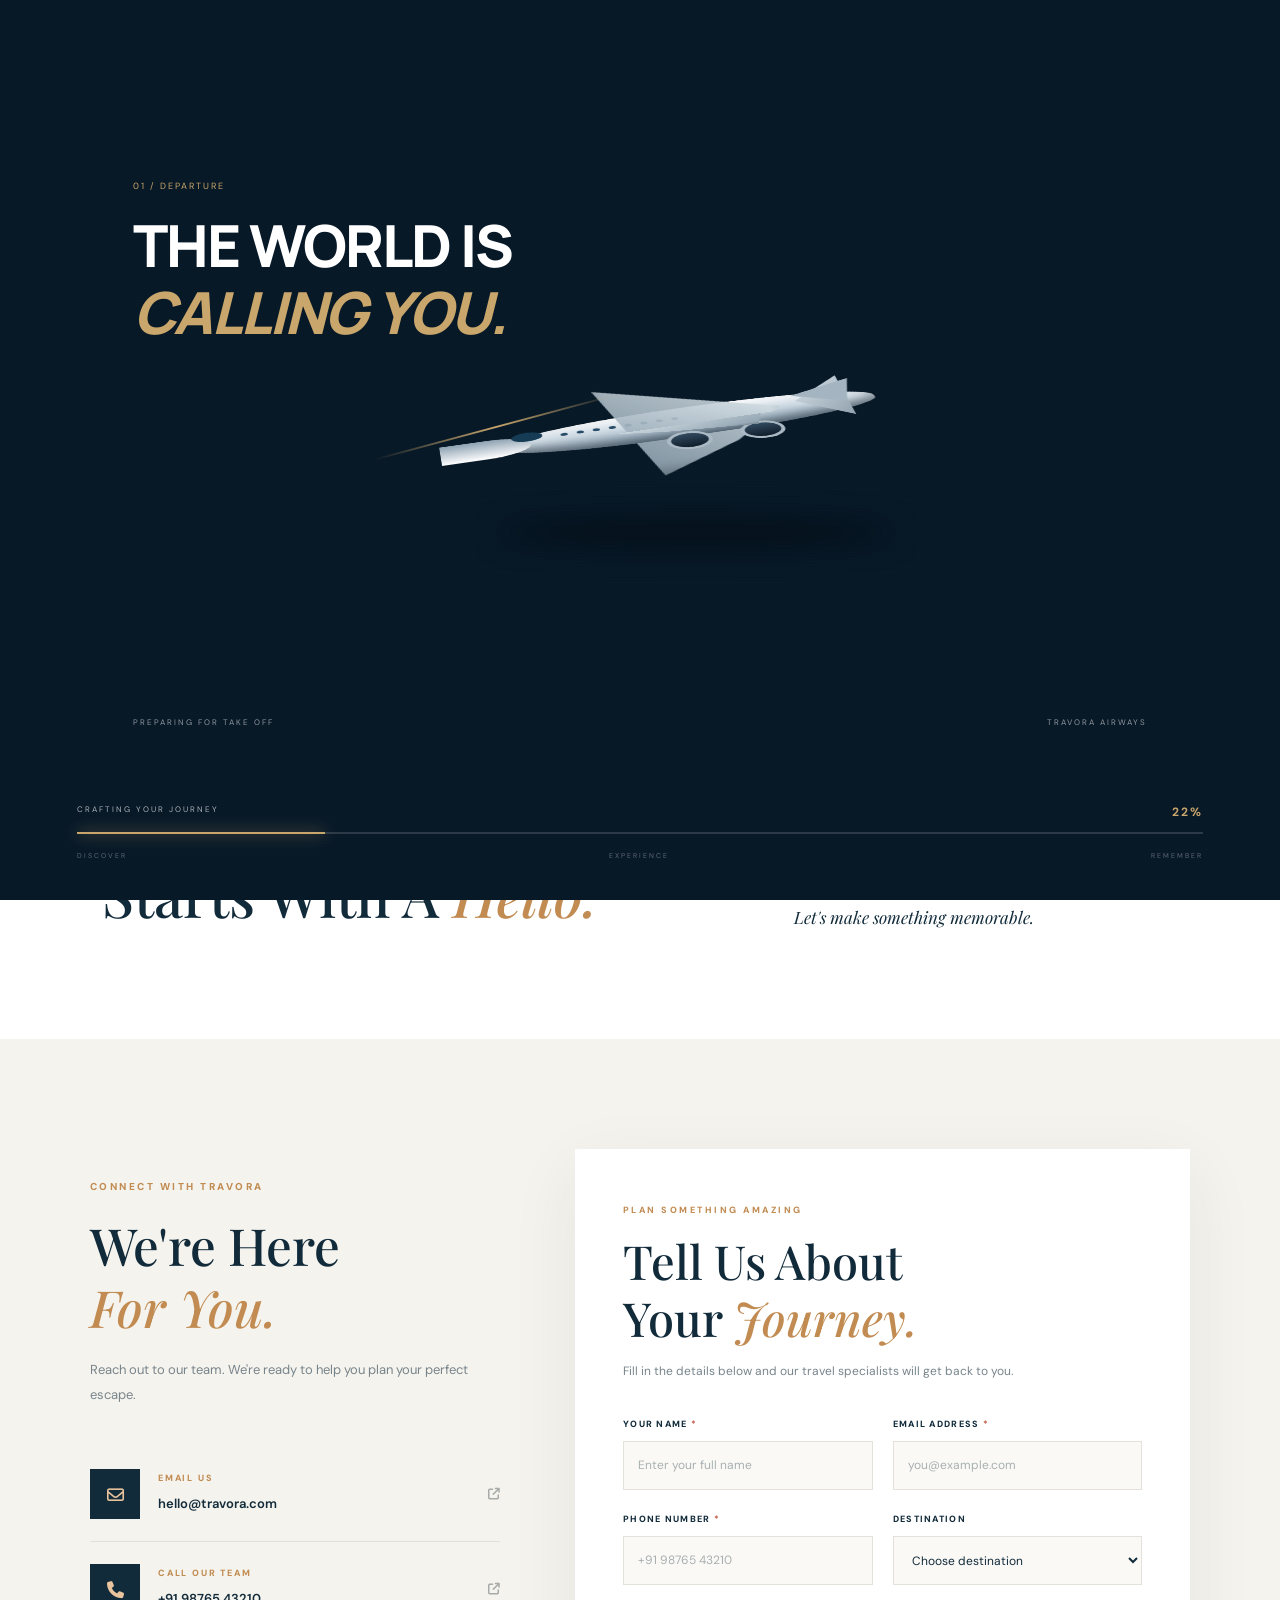
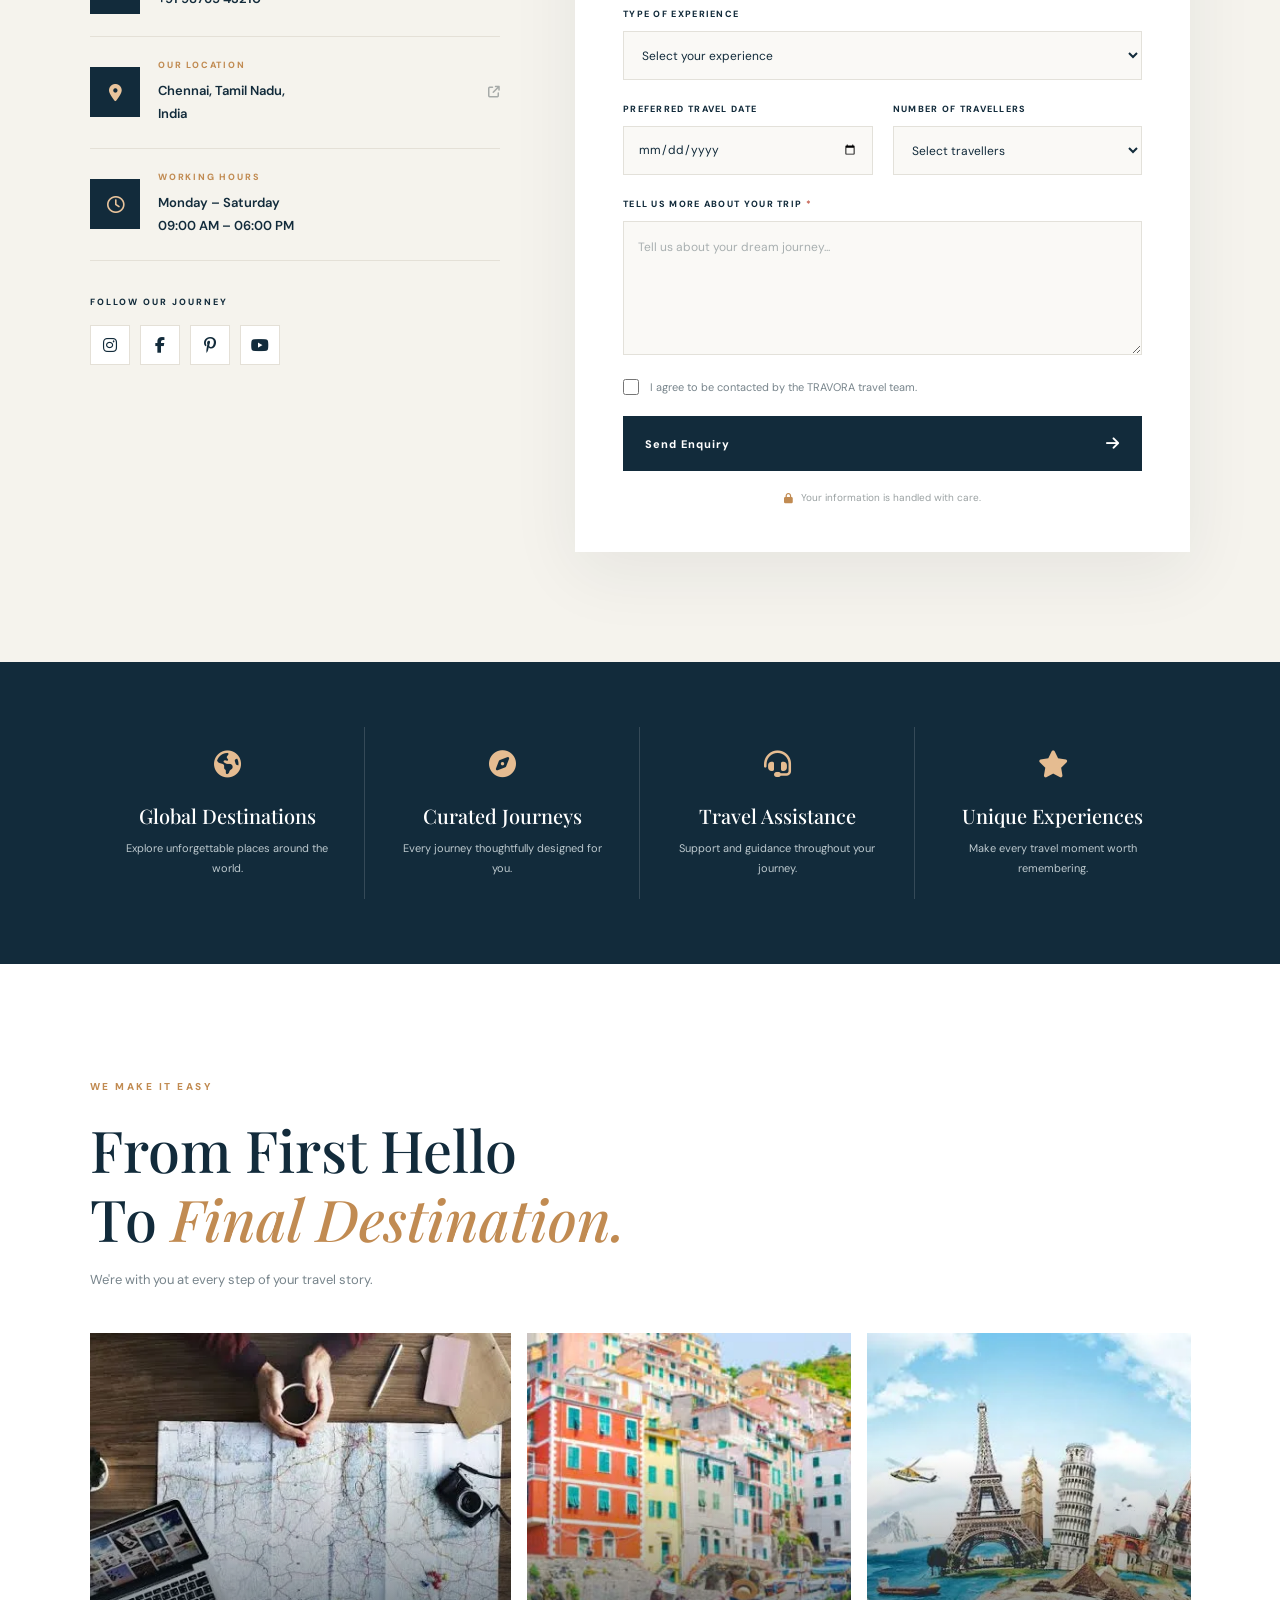
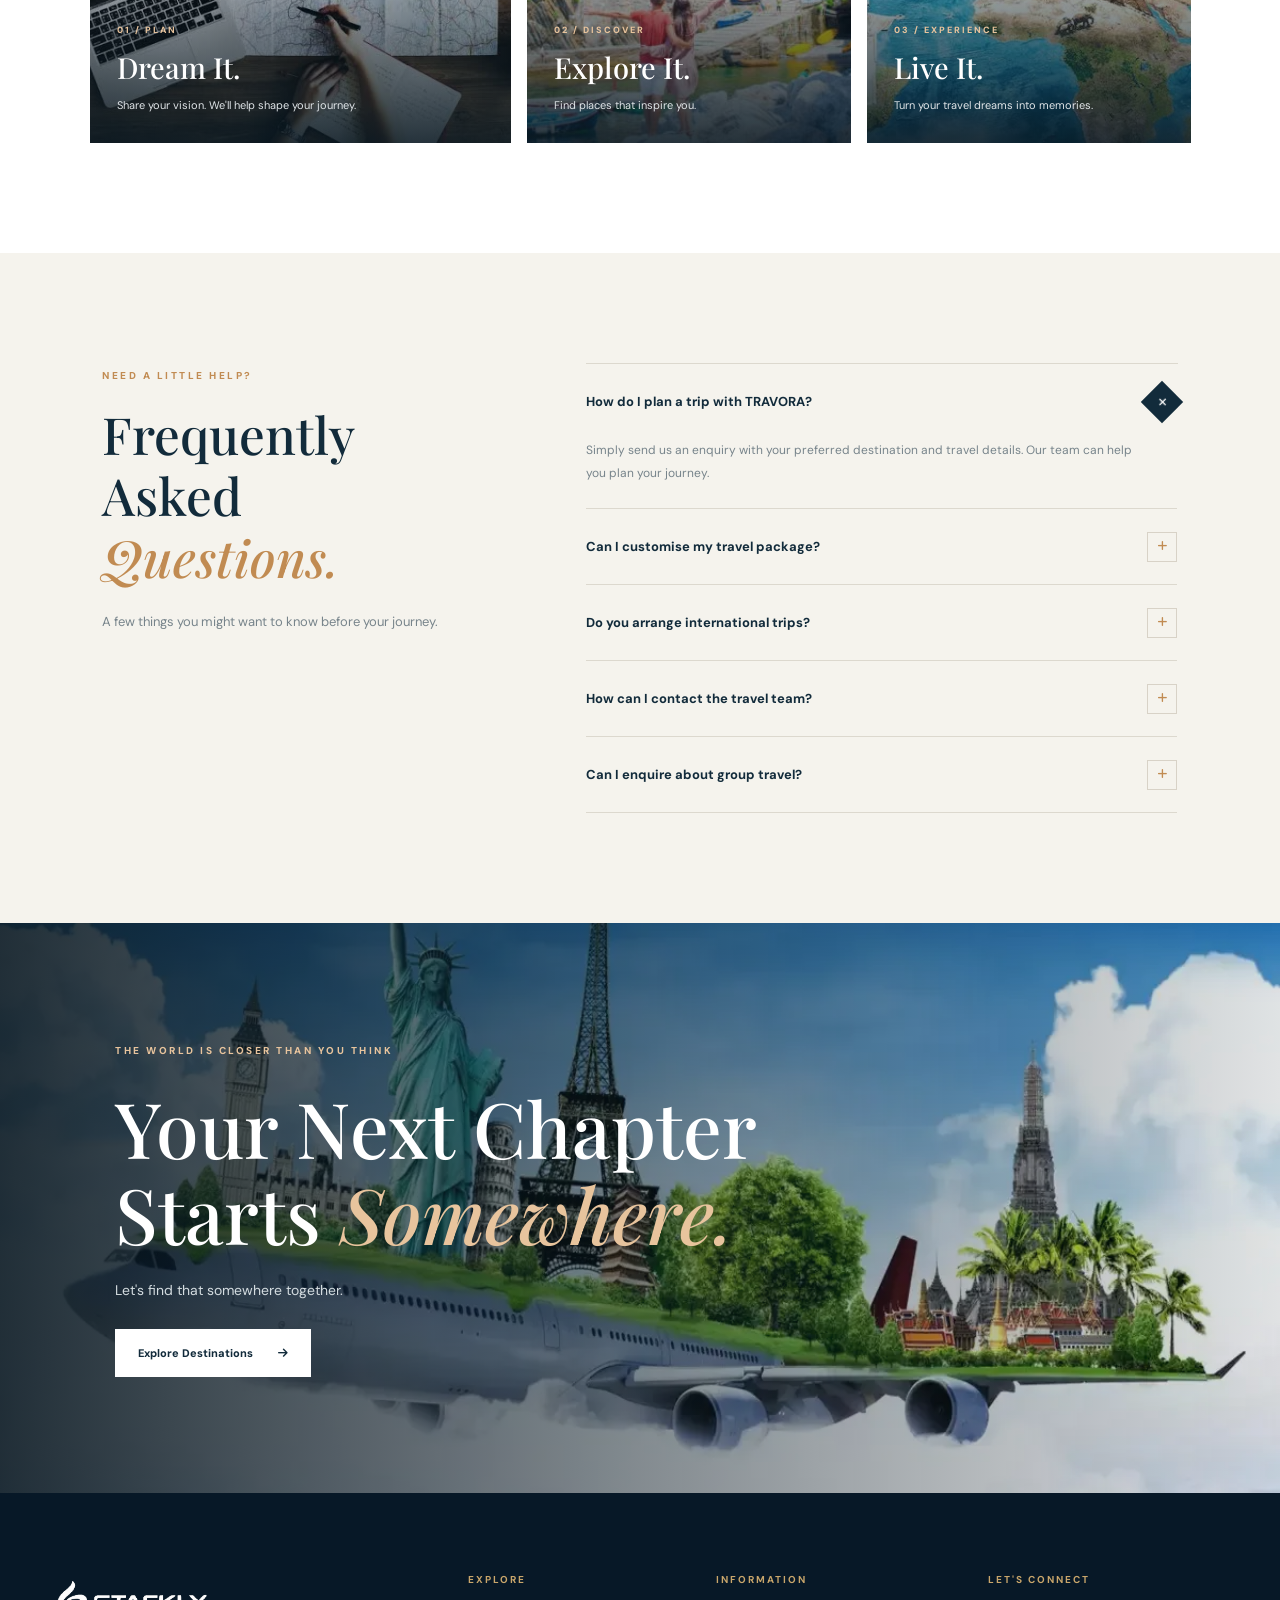
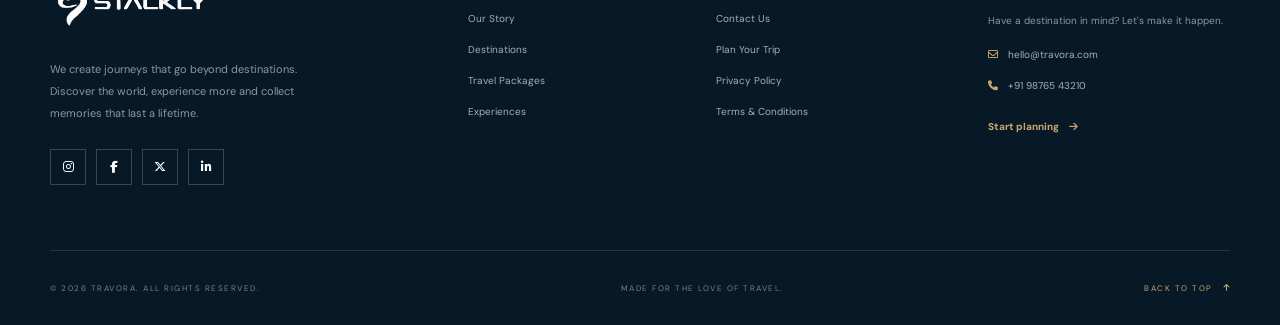
<file: contact.html>
<!DOCTYPE html>
<html lang="en">

<head>
    <meta charset="UTF-8">
    <meta name="viewport" content="width=device-width, initial-scale=1.0">

    <meta name="description"
        content="Get in touch with TRAVORA. Let us help you plan your next extraordinary travel experience.">

    <meta name="theme-color" content="#122b3b">

    <title>Contact Us </title>

    <!-- MAIN CSS -->
    <link rel="stylesheet" href="css/style.css">

    <!-- CONTACT CSS -->
    <link rel="stylesheet" href="css/contact.css">
    <link rel="stylesheet" href="css/style.css">
    <link rel="stylesheet" href="css/animation.css">
    <link rel="stylesheet" href="css/responsive.css">

    <!-- GOOGLE FONTS -->
    <link rel="preconnect" href="https://fonts.googleapis.com">
    <link rel="preconnect" href="https://fonts.gstatic.com" crossorigin>

    <link href="https://fonts.googleapis.com/css2?family=DM+Sans:wght@400;500;600;700;800&family=Playfair+Display:wght@500;600;700&display=swap"
        rel="stylesheet">

    <!-- FONT AWESOME -->
    <link rel="stylesheet"
        href="https://cdnjs.cloudflare.com/ajax/libs/font-awesome/6.7.2/css/all.min.css">

</head>

<body>

<!-- =====================================================
     TRAVORA — PURE CSS 3D CINEMATIC PRELOADER
====================================================== -->

<div class="travel-preloader" id="preloader">

    <div class="travel-preloader-noise"></div>

   

    <div class="travel-preloader-stage">

        <!-- SCENE 01 : 3D AIRPLANE -->

        <div class="preloader-scene jet-scene scene-active">

            <div class="scene-caption">
                <span>01 / DEPARTURE</span>
                <h2>THE WORLD IS<br><em>CALLING YOU.</em></h2>
            </div>

            <div class="jet-3d-wrap">

                <div class="jet-3d">

                    <div class="jet-nose"></div>
                    <div class="jet-fuselage"></div>
                    <div class="jet-cockpit"></div>

                    <div class="jet-wing jet-wing-left"></div>
                    <div class="jet-wing jet-wing-right"></div>

                    <div class="jet-tail"></div>
                    <div class="jet-tail-wing"></div>

                    <div class="jet-engine jet-engine-left"></div>
                    <div class="jet-engine jet-engine-right"></div>

                    <div class="jet-window-row">
                        <span></span><span></span><span></span>
                        <span></span><span></span><span></span>
                        <span></span><span></span>
                    </div>

                </div>

                <div class="jet-shadow"></div>
                <div class="jet-light-trail"></div>

            </div>

            <div class="jet-scene-bottom">
                <span>PREPARING FOR TAKE OFF</span>
                <span>TRAVORA AIRWAYS</span>
            </div>

        </div>


        <!-- SCENE 02 : 3D BOARDING TICKET -->

        <div class="preloader-scene ticket-scene">

            <div class="ticket-scene-caption">
                <span>02 / YOUR BOARDING PASS</span>
                <h2>YOUR NEXT<br><em>ADVENTURE.</em></h2>
            </div>

            <div class="ticket-3d-wrap">

                <div class="ticket-3d">

                    <div class="ticket-main">

                        <div class="ticket-top">
                            <strong>TRAVORA</strong>
                            <span>WORLD TRAVEL CLUB</span>
                        </div>

                        <div class="ticket-heading">
                            <small>YOUR JOURNEY STARTS HERE</small>
                            <h3>BOARDING<br>PASS</h3>
                        </div>

                        <div class="ticket-route">

                            <div>
                                <small>FROM</small>
                                <strong>HOME</strong>
                            </div>

                            <div class="ticket-plane-icon">
                                <i class="fa-solid fa-plane"></i>
                            </div>

                            <div>
                                <small>TO</small>
                                <strong>WORLD</strong>
                            </div>

                        </div>

                        <div class="ticket-bottom">
                            <span>TRAVEL BEYOND ORDINARY</span>
                            <span>EST. 2026</span>
                        </div>

                    </div>

                    <div class="ticket-perforation"></div>

                    <div class="ticket-stub">
                        <span>GATE</span>
                        <strong>01</strong>
                        <span>TRV-2026</span>
                        <div class="ticket-barcode"></div>
                    </div>

                </div>

            </div>

            <div class="ticket-scene-bottom">
                <span>ONE TICKET. A THOUSAND MEMORIES.</span>
            </div>

        </div>


        <!-- SCENE 03 : CSS 3D MOUNTAINS -->

        <div class="preloader-scene mountain-scene">

            <div class="mountain-sky"></div>

            <div class="mountain-sun"></div>

            <div class="mountain-stars">
                <span></span><span></span><span></span>
                <span></span><span></span><span></span>
            </div>

            <div class="mountain-landscape">

                <div class="mountain-layer mountain-back">
                    <span class="mountain-peak peak-one"></span>
                    <span class="mountain-peak peak-two"></span>
                    <span class="mountain-peak peak-three"></span>
                </div>

                <div class="mountain-layer mountain-middle">
                    <span class="mountain-peak peak-four"></span>
                    <span class="mountain-peak peak-five"></span>
                    <span class="mountain-peak peak-six"></span>
                </div>

                <div class="mountain-layer mountain-front">
                    <span class="mountain-peak peak-seven"></span>
                    <span class="mountain-peak peak-eight"></span>
                </div>

                <div class="mountain-ground"></div>

            </div>

            <div class="mountain-final-copy">
                <span>03 / DESTINATION REACHED</span>
                <h2>EXPLORE THE<br><em>UNEXPLORED.</em></h2>
                <p>YOUR JOURNEY BEGINS NOW</p>
            </div>

        </div>

    </div>


    <!-- LOADER PROGRESS -->

    <div class="travel-loader-bottom">

        <div class="travel-loader-label">
            <span>CRAFTING YOUR JOURNEY</span>
            <strong><span id="preloaderPercentage">0</span>%</strong>
        </div>

        <div class="preloader-progress">
            <div class="preloader-progress-bar"></div>
        </div>

        <div class="travel-loader-footer">
            <span>DISCOVER</span>
            <span>EXPERIENCE</span>
            <span>REMEMBER</span>
        </div>

    </div>

</div>

<!-- =====================================================
     HEADER
====================================================== -->

<header class="main-header" id="mainHeader">

    <div class="header-inner">

              <a href="index.html" class="brand">
    <img src="assets/logo.webp" alt="TRAVORA Logo" class="brand-logo">
</a>


        <nav class="desktop-nav">

            <a href="index.html" >Home</a>
            <a href="about.html">About Us</a>
            <a href="packages.html">Packages</a>
            <a href="experiences.html">Experiences</a>
            <a href="contact.html" class="active">Contact</a>

        </nav>

        <div class="header-actions">

            <button class="login-trigger" id="loginModalOpen">
                <i class="fa-regular fa-user"></i>
                <span>Login</span>
            </button>

            <a href="contact.html" class="header-cta">
                Plan a Trip
                <i class="fa-solid fa-arrow-up-right-from-square"></i>
            </a>

        </div>

        <button class="mobile-menu-button"
                id="mobileMenuButton"
                aria-label="Open navigation">
            <i class="fa-solid fa-bars"></i>
        </button>

    </div>

</header>


<!-- MOBILE NAVIGATION -->

<div class="mobile-overlay" id="mobileOverlay"></div>

<aside class="mobile-drawer" id="mobileDrawer">

    <div class="drawer-header">

        <a href="index.html" class="brand">
            <span class="brand-symbol">
                <i class="fa-solid fa-earth-americas"></i>
            </span>
            <span class="brand-name">TRAVORA</span>
        </a>

        <button id="drawerClose" aria-label="Close menu">
            <i class="fa-solid fa-xmark"></i>
        </button>

    </div>

    <div class="drawer-label">EXPLORE TRAVORA</div>

    <nav class="drawer-nav">
        <a href="index.html">Home <i class="fa-solid fa-arrow-right"></i></a>
        <a href="about.html">About Us <i class="fa-solid fa-arrow-right"></i></a>
        <a href="packages.html">Packages <i class="fa-solid fa-arrow-right"></i></a>
        <a href="experiences.html">Experiences <i class="fa-solid fa-arrow-right"></i></a>
        <a href="contact.html">Contact <i class="fa-solid fa-arrow-right"></i></a>
    </nav>

    <button class="drawer-login" data-open-login>
        <i class="fa-regular fa-user"></i>
        Login to TRAVORA
    </button>

    <div class="drawer-footer">
        <span>FOLLOW YOUR WANDERLUST</span>
        <div>
            <a href="404.html"><i class="fa-brands fa-instagram"></i></a>
            <a href="404.html"><i class="fa-brands fa-facebook-f"></i></a>
            <a href="404.html"><i class="fa-brands fa-x-twitter"></i></a>
        </div>
    </div>

</aside>



    <main>


        <!-- =========================================
             CONTACT HERO
        ========================================== -->

        <section class="contact-hero">

            <div class="contact-hero-image">

                <img src="assets/c1.webp"
                    alt="Beautiful travel destination">

            </div>

            <div class="contact-hero-overlay"></div>


            <div class="contact-hero-content">

                <span class="contact-hero-kicker">
                    <span></span>
                    WE WOULD LOVE TO HEAR FROM YOU
                </span>

                <h1>
                    Let's Start Your<br>
                    <i>Next Journey.</i>
                </h1>

                <p>
                    Tell us where you dream of going.
                    We'll help you make it happen.
                </p>

                <div class="contact-breadcrumb">

                    <a href="404.html">Home</a>

                    <i class="fa-solid fa-chevron-right"></i>

                    <span>Contact</span>

                </div>

            </div>


            <div class="contact-hero-bottom">

                <span>TRAVORA / CONTACT</span>

                <span>YOUR NEXT STORY STARTS HERE</span>

            </div>

        </section>



        <!-- =========================================
             CONTACT INTRO
        ========================================== -->

        <section class="contact-intro">

            <div class="contact-intro-left">

                <span class="contact-kicker">
                    GET IN TOUCH
                </span>

                <h2>
                    Every Great Journey<br>
                    Starts With A <i>Hello.</i>
                </h2>

            </div>


            <div class="contact-intro-right">

                <p>
                    Whether you have a destination in mind or need a little
                    inspiration, our travel team is here to make your
                    next journey extraordinary.
                </p>

                <span class="contact-intro-signature">
                    Let's make something memorable.
                </span>

            </div>

        </section>



        <!-- =========================================
             CONTACT INFORMATION + FORM
        ========================================== -->

        <section class="contact-main">

            <div class="contact-main-grid">


                <!-- LEFT INFORMATION -->

                <div class="contact-information">

                    <div class="contact-info-heading">

                        <span class="contact-kicker">
                            CONNECT WITH TRAVORA
                        </span>

                        <h2>
                            We're Here<br>
                            <i>For You.</i>
                        </h2>

                        <p>
                            Reach out to our team. We're ready to help
                            you plan your perfect escape.
                        </p>

                    </div>


                    <!-- EMAIL -->

                    <div class="contact-detail-card">

                        <div class="contact-detail-icon">
                            <i class="fa-regular fa-envelope"></i>
                        </div>

                        <div class="contact-detail-content">

                            <span>EMAIL US</span>

                            <a href="mailto:hello@travora.com">
                                hello@travora.com
                            </a>

                        </div>

                        <i class="fa-solid fa-arrow-up-right-from-square detail-arrow"></i>

                    </div>


                    <!-- PHONE -->

                    <div class="contact-detail-card">

                        <div class="contact-detail-icon">
                            <i class="fa-solid fa-phone"></i>
                        </div>

                        <div class="contact-detail-content">

                            <span>CALL OUR TEAM</span>

                            <a href="tel:+919876543210">
                                +91 98765 43210
                            </a>

                        </div>

                        <i class="fa-solid fa-arrow-up-right-from-square detail-arrow"></i>

                    </div>


                    <!-- LOCATION -->

                    <div class="contact-detail-card">

                        <div class="contact-detail-icon">
                            <i class="fa-solid fa-location-dot"></i>
                        </div>

                        <div class="contact-detail-content">

                            <span>OUR LOCATION</span>

                            <p>
                                Chennai, Tamil Nadu,<br>
                                India
                            </p>

                        </div>

                        <i class="fa-solid fa-arrow-up-right-from-square detail-arrow"></i>

                    </div>


                    <!-- WORKING HOURS -->

                    <div class="contact-detail-card">

                        <div class="contact-detail-icon">
                            <i class="fa-regular fa-clock"></i>
                        </div>

                        <div class="contact-detail-content">

                            <span>WORKING HOURS</span>

                            <p>
                                Monday – Saturday<br>
                                09:00 AM – 06:00 PM
                            </p>

                        </div>

                    </div>


                    <!-- SOCIAL LINKS -->

                    <div class="contact-social">

                        <span>FOLLOW OUR JOURNEY</span>

                        <div class="contact-social-links">

                            <a href="https://www.instagram.com/" target="_blank"
                                rel="noopener noreferrer" aria-label="Instagram">
                                <i class="fa-brands fa-instagram"></i>
                            </a>

                            <a href="https://www.facebook.com/" target="_blank"
                                rel="noopener noreferrer" aria-label="Facebook">
                                <i class="fa-brands fa-facebook-f"></i>
                            </a>

                            <a href="https://www.pinterest.com/" target="_blank"
                                rel="noopener noreferrer" aria-label="Pinterest">
                                <i class="fa-brands fa-pinterest-p"></i>
                            </a>

                            <a href="https://www.youtube.com/" target="_blank"
                                rel="noopener noreferrer" aria-label="YouTube">
                                <i class="fa-brands fa-youtube"></i>
                            </a>

                        </div>

                    </div>

                </div>



                <!-- RIGHT CONTACT FORM -->

                <div class="contact-form-wrapper">

                    <div class="contact-form-top">

                        <span>PLAN SOMETHING AMAZING</span>

                        <h2>
                            Tell Us About<br>
                            Your <i>Journey.</i>
                        </h2>

                        <p>
                            Fill in the details below and our travel
                            specialists will get back to you.
                        </p>

                    </div>


                    <form class="contact-form" id="contactForm" novalidate>


                        <!-- NAME -->

                        <div class="form-row">

                            <div class="form-group">

                                <label for="contactName">
                                    YOUR NAME <span>*</span>
                                </label>

                                <input type="text"
                                    id="contactName"
                                    name="name"
                                    placeholder="Enter your full name"
                                    required>

                                <small class="form-error"></small>

                            </div>


                            <!-- EMAIL -->

                            <div class="form-group">

                                <label for="contactEmail">
                                    EMAIL ADDRESS <span>*</span>
                                </label>

                                <input type="email"
                                    id="contactEmail"
                                    name="email"
                                    placeholder="you@example.com"
                                    required>

                                <small class="form-error"></small>

                            </div>

                        </div>



                        <!-- PHONE -->

                        <div class="form-row">

                            <div class="form-group">

                                <label for="contactPhone">
                                    PHONE NUMBER <span>*</span>
                                </label>

                                <input type="tel"
                                    id="contactPhone"
                                    name="phone"
                                    placeholder="+91 98765 43210"
                                    required>

                                <small class="form-error"></small>

                            </div>


                            <!-- DESTINATION -->

                            <div class="form-group">

                                <label for="contactDestination">
                                    DESTINATION
                                </label>

                                <select id="contactDestination"
                                    name="destination">

                                    <option value="">Choose destination</option>

                                    <option value="Europe">Europe</option>

                                    <option value="Maldives">Maldives</option>

                                    <option value="Bali">Bali</option>

                                    <option value="Switzerland">Switzerland</option>

                                    <option value="Dubai">Dubai</option>

                                    <option value="Thailand">Thailand</option>

                                    <option value="Singapore">Singapore</option>

                                    <option value="Other">Other</option>

                                </select>

                                <small class="form-error"></small>

                            </div>

                        </div>



                        <!-- TRAVEL TYPE -->

                        <div class="form-group full-width">

                            <label for="travelType">
                                TYPE OF EXPERIENCE
                            </label>

                            <select id="travelType" name="travelType">

                                <option value="">Select your experience</option>

                                <option value="Adventure">Adventure Travel</option>

                                <option value="Luxury">Luxury Escape</option>

                                <option value="Family">Family Vacation</option>

                                <option value="Honeymoon">Honeymoon</option>

                                <option value="Solo">Solo Travel</option>

                                <option value="Group">Group Tour</option>

                                <option value="Other">Other</option>

                            </select>

                        </div>



                        <!-- DATE -->

                        <div class="form-row">

                            <div class="form-group">

                                <label for="travelDate">
                                    PREFERRED TRAVEL DATE
                                </label>

                                <input type="date"
                                    id="travelDate"
                                    name="travelDate">

                            </div>


                            <!-- TRAVELLERS -->

                            <div class="form-group">

                                <label for="travellers">
                                    NUMBER OF TRAVELLERS
                                </label>

                                <select id="travellers" name="travellers">

                                    <option value="">Select travellers</option>

                                    <option value="1">1 Traveller</option>

                                    <option value="2">2 Travellers</option>

                                    <option value="3-5">3 – 5 Travellers</option>

                                    <option value="6-10">6 – 10 Travellers</option>

                                    <option value="10+">10+ Travellers</option>

                                </select>

                            </div>

                        </div>



                        <!-- MESSAGE -->

                        <div class="form-group full-width">

                            <label for="contactMessage">
                                TELL US MORE ABOUT YOUR TRIP <span>*</span>
                            </label>

                            <textarea id="contactMessage"
                                name="message"
                                rows="5"
                                placeholder="Tell us about your dream journey..."
                                required></textarea>

                            <small class="form-error"></small>

                        </div>



                        <!-- CHECKBOX -->

                        <label class="contact-consent">

                            <input type="checkbox" id="contactConsent">

                            <span>
                                I agree to be contacted by the TRAVORA travel team.
                            </span>

                        </label>


                        <small class="form-error consent-error"></small>



                        <!-- SUBMIT -->

                        <button type="submit" class="contact-submit-btn">

                            <span>Send Enquiry</span>

                            <i class="fa-solid fa-arrow-right"></i>

                        </button>


                        <div class="contact-success" id="contactSuccess">

                            <i class="fa-solid fa-circle-check"></i>

                            <div>
                                <strong>Thank you for reaching out!</strong>

                                <p>
                                    Your enquiry has been validated successfully.
                                    This demo form does not send data to a server.
                                </p>
                            </div>

                        </div>


                        <p class="form-bottom-note">
                            <i class="fa-solid fa-lock"></i>
                            Your information is handled with care.
                        </p>

                    </form>

                </div>

            </div>

        </section>



        <!-- =========================================
             CONTACT HIGHLIGHTS
        ========================================== -->

        <section class="contact-highlights">

            <div class="contact-highlight-card">

                <div class="highlight-icon">
                    <i class="fa-solid fa-earth-americas"></i>
                </div>

                <h3>Global Destinations</h3>

                <p>Explore unforgettable places around the world.</p>

            </div>


            <div class="contact-highlight-card">

                <div class="highlight-icon">
                    <i class="fa-solid fa-compass"></i>
                </div>

                <h3>Curated Journeys</h3>

                <p>Every journey thoughtfully designed for you.</p>

            </div>


            <div class="contact-highlight-card">

                <div class="highlight-icon">
                    <i class="fa-solid fa-headset"></i>
                </div>

                <h3>Travel Assistance</h3>

                <p>Support and guidance throughout your journey.</p>

            </div>


            <div class="contact-highlight-card">

                <div class="highlight-icon">
                    <i class="fa-solid fa-star"></i>
                </div>

                <h3>Unique Experiences</h3>

                <p>Make every travel moment worth remembering.</p>

            </div>

        </section>



        <!-- =========================================
             TRAVEL ASSISTANCE
        ========================================== -->

        <section class="contact-assistance">

            <div class="contact-assistance-heading">

                <span class="contact-kicker">
                    WE MAKE IT EASY
                </span>

                <h2>
                    From First Hello<br>
                    To <i>Final Destination.</i>
                </h2>

                <p>
                    We're with you at every step of your travel story.
                </p>

            </div>


            <div class="contact-assistance-grid">


                <article class="assistance-card assistance-large">

                    <img src="assets/c2.webp"
                        alt="Travel planning">

                    <div class="assistance-overlay"></div>

                    <div class="assistance-info">

                        <span>01 / PLAN</span>

                        <h3>Dream It.</h3>

                        <p>Share your vision. We'll help shape your journey.</p>

                    </div>

                </article>



                <article class="assistance-card">

                    <img src="assets/c3.webp"
                        alt="Beautiful travel destination">

                    <div class="assistance-overlay"></div>

                    <div class="assistance-info">

                        <span>02 / DISCOVER</span>

                        <h3>Explore It.</h3>

                        <p>Find places that inspire you.</p>

                    </div>

                </article>



                <article class="assistance-card">

                    <img src="assets/c4.webp"
                        alt="Travel experience">

                    <div class="assistance-overlay"></div>

                    <div class="assistance-info">

                        <span>03 / EXPERIENCE</span>

                        <h3>Live It.</h3>

                        <p>Turn your travel dreams into memories.</p>

                    </div>

                </article>

            </div>

        </section>



        <!-- =========================================
             FAQ SECTION
        ========================================== -->

        <section class="contact-faq">

            <div class="contact-faq-heading">

                <span class="contact-kicker">
                    NEED A LITTLE HELP?
                </span>

                <h2>
                    Frequently Asked<br>
                    <i>Questions.</i>
                </h2>

                <p>
                    A few things you might want to know before your journey.
                </p>

            </div>


            <div class="faq-list">


                <div class="faq-item active">

                    <button class="faq-question" aria-expanded="true">

                        <span>How do I plan a trip with TRAVORA?</span>

                        <i class="fa-solid fa-plus"></i>

                    </button>

                    <div class="faq-answer">

                        <p>
                            Simply send us an enquiry with your preferred
                            destination and travel details. Our team can
                            help you plan your journey.
                        </p>

                    </div>

                </div>



                <div class="faq-item">

                    <button class="faq-question" aria-expanded="false">

                        <span>Can I customise my travel package?</span>

                        <i class="fa-solid fa-plus"></i>

                    </button>

                    <div class="faq-answer">

                        <p>
                            Yes. You can share your preferences, travel dates,
                            destinations and experience requirements.
                        </p>

                    </div>

                </div>



                <div class="faq-item">

                    <button class="faq-question" aria-expanded="false">

                        <span>Do you arrange international trips?</span>

                        <i class="fa-solid fa-plus"></i>

                    </button>

                    <div class="faq-answer">

                        <p>
                            TRAVORA's travel concept includes both domestic
                            and international destination experiences.
                        </p>

                    </div>

                </div>



                <div class="faq-item">

                    <button class="faq-question" aria-expanded="false">

                        <span>How can I contact the travel team?</span>

                        <i class="fa-solid fa-plus"></i>

                    </button>

                    <div class="faq-answer">

                        <p>
                            You can reach us using the enquiry form, email
                            or phone details provided on this page.
                        </p>

                    </div>

                </div>



                <div class="faq-item">

                    <button class="faq-question" aria-expanded="false">

                        <span>Can I enquire about group travel?</span>

                        <i class="fa-solid fa-plus"></i>

                    </button>

                    <div class="faq-answer">

                        <p>
                            Yes. Mention the number of travellers and your
                            requirements in the enquiry form.
                        </p>

                    </div>

                </div>

            </div>

        </section>



        <!-- =========================================
             FINAL CTA
        ========================================== -->

        <section class="contact-final-cta">

            <img src="assets/c5.webp"
                alt="Beautiful mountain travel destination">

            <div class="contact-final-overlay"></div>


            <div class="contact-final-content">

                <span>THE WORLD IS CLOSER THAN YOU THINK</span>

                <h2>
                    Your Next Chapter<br>
                    Starts <i>Somewhere.</i>
                </h2>

                <p>
                    Let's find that somewhere together.
                </p>

                <a href="404.html" class="contact-final-btn">

                    Explore Destinations

                    <i class="fa-solid fa-arrow-right"></i>

                </a>

            </div>

        </section>


    </main>



    

<!-- =====================================================
     FOOTER
====================================================== -->

<footer class="main-footer">

    <div class="footer-main">

        <div class="footer-brand">

              <a href="index.html" class="brand footer-logo">
    <img src="assets/logo.webp" alt="TRAVORA Logo" class="footer-brand-logo">
</a>
            <p>
                We create journeys that go beyond destinations.
                Discover the world, experience more and collect
                memories that last a lifetime.
            </p>

            <div class="footer-socials">
                <a href="404.html" aria-label="Instagram"><i class="fa-brands fa-instagram"></i></a>
                <a href="404.html" aria-label="Facebook"><i class="fa-brands fa-facebook-f"></i></a>
                <a href="404.html" aria-label="X"><i class="fa-brands fa-x-twitter"></i></a>
                <a href="404.html" aria-label="LinkedIn"><i class="fa-brands fa-linkedin-in"></i></a>
            </div>

        </div>


        <div class="footer-column">
            <h4>EXPLORE</h4>
            <a href="about.html">Our Story</a>
            <a href="destinations.html">Destinations</a>
            <a href="packages.html">Travel Packages</a>
            <a href="experiences.html">Experiences</a>
        </div>


        <div class="footer-column">
            <h4>INFORMATION</h4>
            <a href="contact.html">Contact Us</a>
            <a href="contact.html">Plan Your Trip</a>
            <a href="404.html">Privacy Policy</a>
            <a href="404.html">Terms & Conditions</a>
        </div>


        <div class="footer-contact">
            <h4>LET'S CONNECT</h4>

            <p>Have a destination in mind? Let's make it happen.</p>

            <a href="mailto:hello@travora.com">
                <i class="fa-regular fa-envelope"></i>
                hello@travora.com
            </a>

            <a href="tel:+919876543210">
                <i class="fa-solid fa-phone"></i>
                +91 98765 43210
            </a>

            <a href="contact.html" class="footer-contact-link">
                Start planning
                <i class="fa-solid fa-arrow-right"></i>
            </a>
        </div>

    </div>


    <div class="footer-bottom">

        <span>© 2026 TRAVORA. ALL RIGHTS RESERVED.</span>

        <span>MADE FOR THE LOVE OF TRAVEL.</span>

        <a href="#home">
            BACK TO TOP
            <i class="fa-solid fa-arrow-up"></i>
        </a>

    </div>

</footer>


<!-- =====================================================
     LOGIN MODAL WITH 3D DOOR SCENE
====================================================== -->

<div class="login-modal" id="loginModal" aria-hidden="true">

    <div class="login-modal-overlay" id="loginModalOverlay"></div>

    <div class="login-modal-content" role="dialog" aria-modal="true" aria-labelledby="loginTitle">

        <button class="login-modal-close" id="loginModalClose" aria-label="Close login">
            <i class="fa-solid fa-xmark"></i>
        </button>


        <!-- 3D DOOR VISUAL -->

       <div class="login-door-scene" id="loginDoorScene">
    <img src="assets/login.webp" alt="Travel landscape" class="login-door-image">
</div>


        <div class="login-form-area">

            <div class="login-heading">
                <span class="section-kicker">WELCOME BACK</span>
                <h2 id="loginTitle">Your journey<br>continues here.</h2>
                <p>Sign in to access your TRAVORA account.</p>
            </div>


            <div class="login-tabs">

                <button class="login-tab active" id="userLoginTab" type="button">
                    <i class="fa-regular fa-user"></i>
                    User Login
                </button>

                <button class="login-tab" id="adminLoginTab" type="button">
                    <i class="fa-solid fa-shield-halved"></i>
                    Admin Login
                </button>

            </div>


            <!-- USER LOGIN -->

            <form id="userLoginForm" class="login-form">

                <label for="userEmail">Email Address</label>

                <div class="login-input">
                    <i class="fa-regular fa-envelope"></i>
                    <input type="email" id="userEmail" placeholder="Enter your email" required>
                </div>


                <label for="userPassword">Password</label>

                <div class="login-input">
                    <i class="fa-solid fa-lock"></i>
                    <input type="password" id="userPassword" placeholder="Enter your password" required>

                    <button type="button" data-toggle-password="userPassword" aria-label="Toggle password">
                        <i class="fa-regular fa-eye"></i>
                    </button>
                </div>


                <div class="login-options">
                    <label class="remember-option">
                        <input type="checkbox">
                        Remember me
                    </label>

                    <a href="404.html">Forgot password?</a>
                </div>


                <button type="submit" class="login-submit">
                    Sign In
                    <i class="fa-solid fa-arrow-right"></i>
                </button>

                <p class="login-message" id="userLoginMessage"></p>

            </form>


            <!-- ADMIN LOGIN -->

            <form id="adminLoginForm" class="login-form" hidden>

                <label for="adminEmail">Admin Email</label>

                <div class="login-input">
                    <i class="fa-regular fa-envelope"></i>
                    <input type="email" id="adminEmail" placeholder="Enter admin email" required>
                </div>


                <label for="adminPassword">Password</label>

                <div class="login-input">
                    <i class="fa-solid fa-lock"></i>
                    <input type="password" id="adminPassword" placeholder="Enter admin password" required>

                    <button type="button" data-toggle-password="adminPassword" aria-label="Toggle password">
                        <i class="fa-regular fa-eye"></i>
                    </button>
                </div>


                <button type="submit" class="login-submit">
                    Admin Sign In
                    <i class="fa-solid fa-arrow-right"></i>
                </button>

                <p class="login-message" id="adminLoginMessage"></p>

            </form>


            <div class="login-bottom-note">
                <i class="fa-solid fa-shield-halved"></i>
                Secure access to your travel dashboard
            </div>

        </div>

    </div>

</div>


<!-- =====================================================
     SCRIPTS
====================================================== -->

<script src="js/main.js"></script>

</body>
</html>
</file>
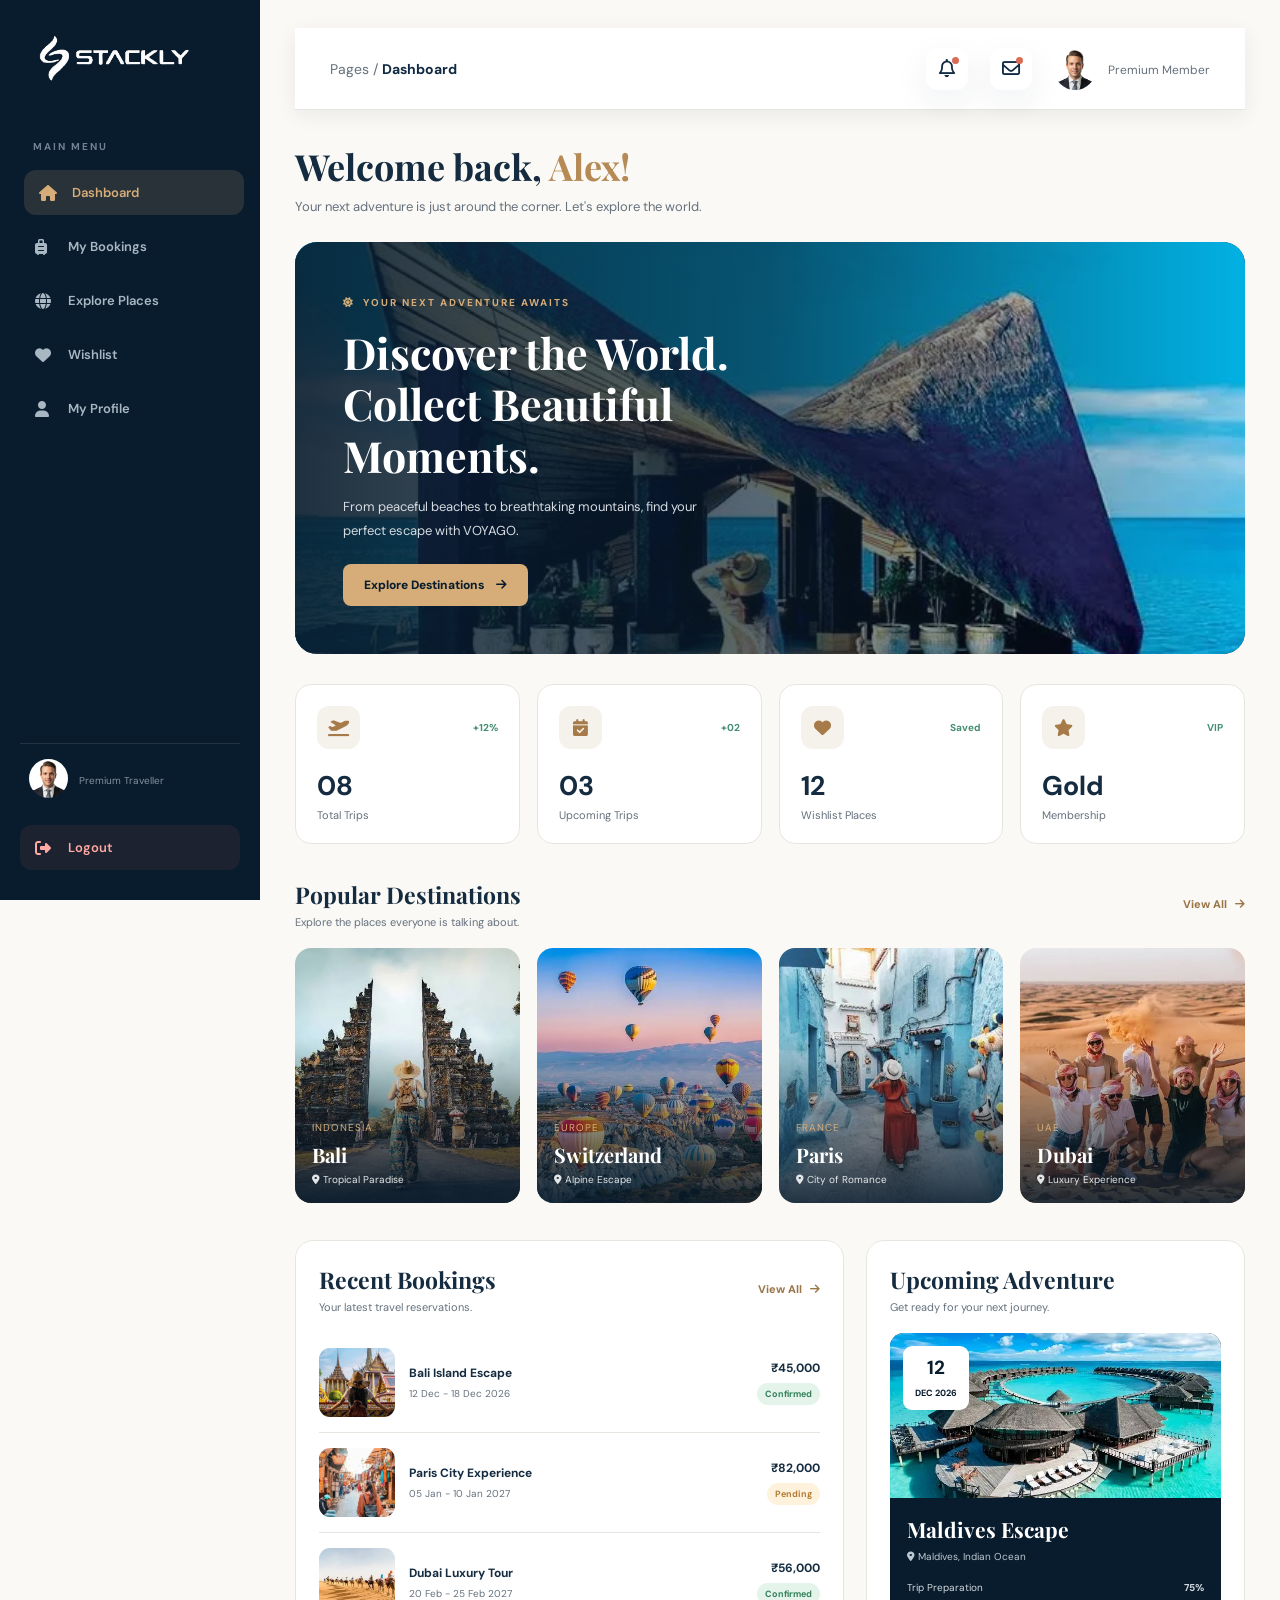
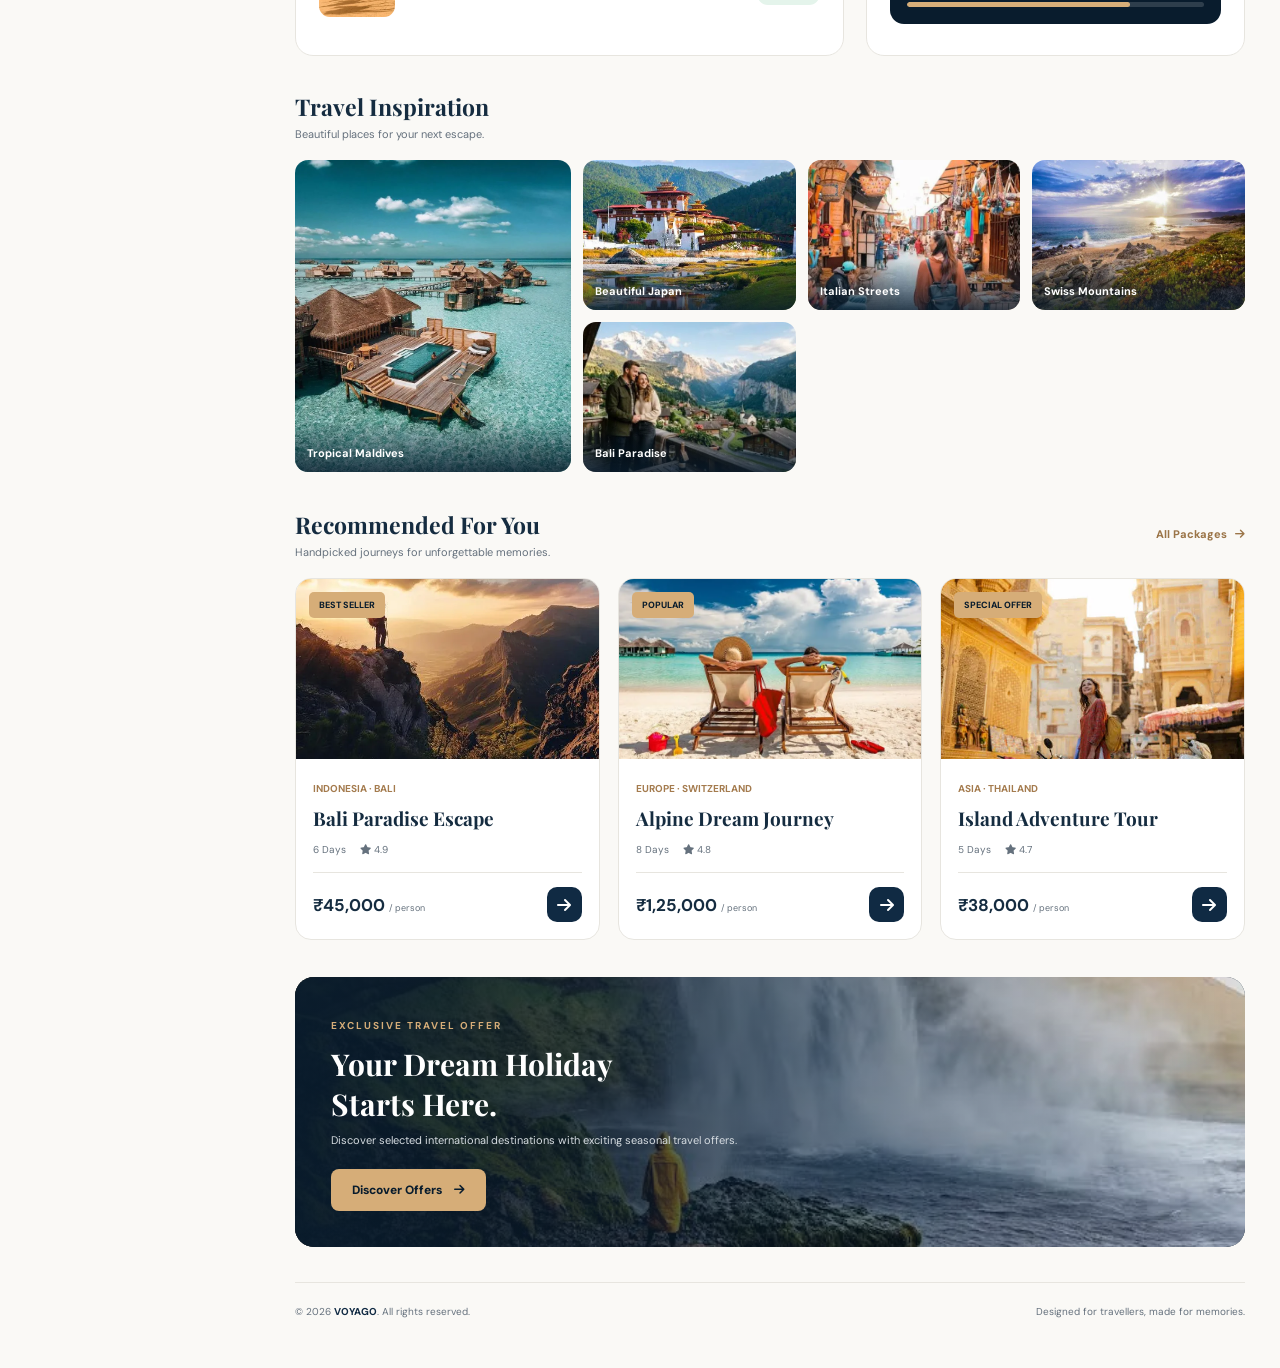
<file: user-dashboard.html>
<!DOCTYPE html>
<html lang="en">

<head>
<meta charset="UTF-8">
<meta name="viewport" content="width=device-width, initial-scale=1.0">
<meta name="theme-color" content="#102a43">

<title>user-Dashboard</title>

<link rel="preconnect" href="https://fonts.googleapis.com">
<link rel="preconnect" href="https://fonts.gstatic.com" crossorigin>

<link href="https://fonts.googleapis.com/css2?family=DM+Sans:wght@400;500;600;700;800&family=Playfair+Display:wght@500;600;700&display=swap" rel="stylesheet">

<link rel="stylesheet" href="https://cdnjs.cloudflare.com/ajax/libs/font-awesome/6.7.2/css/all.min.css">

<style>

/* =========================================
   ROOT
========================================= */

:root {
    --about-navy: #102a43;
    --about-dark: #091c2d;
    --about-gold: #d6ad78;
    --about-cream: #f5f2ec;
    --about-white: #ffffff;
    --about-text: #65717d;
    --about-heading: #152c40;
    --about-border: #e7e5df;

    --shadow: 0 12px 35px rgba(16,42,67,.07);
    --radius: 18px;
}

* {
    margin: 0;
    padding: 0;
    box-sizing: border-box;
}

html {
    scroll-behavior: smooth;
}

body {
    font-family: "DM Sans", sans-serif;
    background: #faf9f6;
    color: var(--about-heading);
    overflow-x: hidden;
}

a {
    text-decoration: none;
    color: inherit;
}

button {
    font: inherit;
    border: none;
    cursor: pointer;
}

img {
    width: 100%;
    display: block;
    object-fit: cover;
}



/* =========================================
   DASHBOARD LAYOUT
========================================= */

.dashboard {
    min-height: 100vh;
}

.sidebar {
    width: 260px;
    height: 100vh;
    position: fixed;
    top: 0;
    left: 0;
    background: var(--about-dark);
    padding: 30px 20px;
    display: flex;
    flex-direction: column;
    z-index: 1000;
    transition: .4s ease;
}


/* =========================================
   BRAND
========================================= */

.brand {
    display: flex;
    align-items: center;
    gap: 12px;
    padding: 0 12px;
    margin-bottom: 55px;
}

.brand-icon {
    width: 42px;
    height: 42px;
    display: grid;
    place-items: center;
    background: var(--about-gold);
    color: var(--about-dark);
    border-radius: 13px;
    font-size: 20px;
}

.brand-name {
    color: white;
    font-size: 21px;
    font-weight: 800;
    letter-spacing: 3px;
}

.brand-name small {
    display: block;
    color: var(--about-gold);
    font-size: 9px;
    letter-spacing: 4px;
    margin-top: 3px;
}


/* =========================================
   SIDEBAR MENU
========================================= */

.sidebar-label {
    color: #718294;
    font-size: 10px;
    letter-spacing: 2px;
    font-weight: 700;
    padding: 0 13px;
    margin-bottom: 17px;
}

.sidebar-menu {
    display: flex;
    flex-direction: column;
    gap: 9px;
}

.sidebar-menu a,
.logout-link {
    display: flex;
    align-items: center;
    gap: 14px;
    color: #a9b7c3;
    padding: 14px 15px;
    border-radius: 12px;
    font-size: 13px;
    font-weight: 600;
    transition: .3s;
}

.sidebar-menu a i,
.logout-link i {
    width: 19px;
    font-size: 16px;
}

.sidebar-menu a:hover,
.sidebar-menu a.active {
    background: rgba(214,173,120,.15);
    color: var(--about-gold);
    transform: translateX(4px);
}

.sidebar-bottom {
    margin-top: auto;
}

.sidebar-profile {
    display: flex;
    align-items: center;
    gap: 11px;
    padding: 15px 9px;
    border-top: 1px solid rgba(255,255,255,.1);
    margin-bottom: 12px;
}

.sidebar-profile img {
    width: 39px;
    height: 39px;
    border-radius: 50%;
}

.sidebar-profile h4 {
    color: white;
    font-size: 12px;
}

.sidebar-profile p {
    color: #8292a1;
    font-size: 10px;
    margin-top: 4px;
}

.logout-link {
    color: #ffaaa4;
    background: rgba(255,100,90,.08);
}

.logout-link:hover {
    background: rgba(255,100,90,.18);
}


/* =========================================
   MAIN
========================================= */

.main {
    width: calc(100% - 260px);
    margin-left: 260px;
    padding: 28px 35px 50px;
}


/* =========================================
   TOPBAR
========================================= */

.topbar {
    display: flex;
    align-items: center;
    justify-content: space-between;
    margin-bottom: 32px;
}

.topbar-left {
    display: flex;
    align-items: center;
    gap: 15px;
}

.menu-toggle {
    display: none;
    width: 42px;
    height: 42px;
    border-radius: 12px;
    background: white;
    color: var(--about-navy);
    box-shadow: var(--shadow);
}

.breadcrumb {
    color: var(--about-text);
    font-size: 12px;
}

.breadcrumb strong {
    color: var(--about-heading);
}

.topbar-right {
    display: flex;
    align-items: center;
    gap: 18px;
}

.top-icon {
    width: 42px;
    height: 42px;
    background: white;
    border-radius: 12px;
    display: grid;
    place-items: center;
    color: var(--about-navy);
    position: relative;
    box-shadow: var(--shadow);
}

.top-icon::after {
    content: "";
    position: absolute;
    width: 7px;
    height: 7px;
    background: #d96c55;
    border-radius: 50%;
    top: 9px;
    right: 9px;
}

.top-user {
    display: flex;
    align-items: center;
    gap: 10px;
}

.top-user img {
    width: 40px;
    height: 40px;
    border-radius: 50%;
}

.top-user h4 {
    font-size: 12px;
}

.top-user p {
    color: var(--about-text);
    font-size: 10px;
    margin-top: 3px;
}


/* =========================================
   PAGE SWITCHING
========================================= */

.page-section {
    display: none;
    animation: pageEnter .55s ease both;
}

.page-section.active {
    display: block;
}

@keyframes pageEnter {
    from {
        opacity: 0;
        transform: translateY(20px);
    }

    to {
        opacity: 1;
        transform: translateY(0);
    }
}


/* =========================================
   WELCOME
========================================= */

.welcome {
    margin-bottom: 27px;
}

.welcome h1 {
    font-family: "Playfair Display", serif;
    font-size: clamp(26px,3vw,36px);
    color: var(--about-heading);
}

.welcome h1 span {
    color: #b58a55;
}

.welcome p {
    color: var(--about-text);
    font-size: 13px;
    margin-top: 8px;
}


/* =========================================
   HERO BANNER
========================================= */

.hero-banner {
    min-height: 310px;
    position: relative;
    overflow: hidden;
    border-radius: 22px;
    margin-bottom: 30px;
    background: var(--about-dark);
}

.hero-banner img {
    position: absolute;
    inset: 0;
    height: 100%;
    transition: transform 8s ease;
}

.hero-banner:hover img {
    transform: scale(1.08);
}

.hero-overlay {
    position: absolute;
    inset: 0;
    background: linear-gradient(90deg,rgba(9,28,45,.91),rgba(9,28,45,.65),rgba(9,28,45,.08));
}

.hero-content {
    position: relative;
    z-index: 2;
    padding: 48px;
    max-width: 540px;
}

.hero-tag {
    display: inline-flex;
    align-items: center;
    gap: 8px;
    color: var(--about-gold);
    font-size: 10px;
    font-weight: 700;
    letter-spacing: 2px;
    margin-bottom: 18px;
}

.hero-content h2 {
    color: white;
    font-family: "Playfair Display", serif;
    font-size: clamp(29px,4vw,43px);
    line-height: 1.2;
}

.hero-content p {
    color: #d5dce1;
    font-size: 13px;
    line-height: 1.8;
    margin-top: 14px;
    max-width: 390px;
}

.gold-btn {
    display: inline-flex;
    align-items: center;
    gap: 12px;
    padding: 13px 21px;
    background: var(--about-gold);
    color: var(--about-dark);
    font-size: 12px;
    font-weight: 800;
    border-radius: 8px;
    margin-top: 22px;
    transition: .3s;
}

.gold-btn:hover {
    background: white;
    transform: translateY(-4px);
}


/* =========================================
   STATS
========================================= */

.stats-grid {
    display: grid;
    grid-template-columns: repeat(4,1fr);
    gap: 17px;
    margin-bottom: 35px;
}

.stat-card {
    background: white;
    padding: 21px;
    border: 1px solid var(--about-border);
    border-radius: 16px;
    transition: .35s;
    display: block;
}

.stat-card:hover {
    transform: translateY(-6px);
    box-shadow: var(--shadow);
}

.stat-top {
    display: flex;
    align-items: center;
    justify-content: space-between;
}

.stat-icon {
    width: 43px;
    height: 43px;
    display: grid;
    place-items: center;
    background: var(--about-cream);
    color: #a77b49;
    border-radius: 12px;
    font-size: 17px;
}

.stat-change {
    color: #438e70;
    font-size: 10px;
    font-weight: 700;
}

.stat-card h3 {
    font-size: 27px;
    margin-top: 19px;
}

.stat-card p {
    font-size: 11px;
    color: var(--about-text);
    margin-top: 5px;
}


/* =========================================
   SECTION HEADINGS
========================================= */

.section-heading {
    display: flex;
    justify-content: space-between;
    align-items: center;
    margin-bottom: 19px;
}

.section-heading h2 {
    font-family: "Playfair Display", serif;
    font-size: 23px;
}

.section-heading p {
    color: var(--about-text);
    font-size: 11px;
    margin-top: 5px;
}

.view-all {
    color: #9b7548;
    font-size: 11px;
    font-weight: 800;
    display: flex;
    gap: 8px;
    align-items: center;
}


/* =========================================
   DESTINATIONS
========================================= */

.destination-grid {
    display: grid;
    grid-template-columns: repeat(4,1fr);
    gap: 17px;
    margin-bottom: 37px;
}

.destination-card {
    position: relative;
    height: 255px;
    overflow: hidden;
    border-radius: 16px;
    background: var(--about-dark);
    transition: .4s;
    display: block;
}

.destination-card img {
    height: 100%;
    transition: .6s;
}

.destination-card:hover img {
    transform: scale(1.12);
}

.destination-card:hover {
    transform: translateY(-5px);
    box-shadow: var(--shadow);
}

.destination-overlay {
    position: absolute;
    inset: 0;
    background: linear-gradient(transparent 35%,rgba(9,28,45,.88));
}

.destination-info {
    position: absolute;
    bottom: 17px;
    left: 17px;
    right: 17px;
    color: white;
}

.destination-info span {
    color: var(--about-gold);
    font-size: 10px;
    letter-spacing: 1px;
}

.destination-info h3 {
    font-family: "Playfair Display", serif;
    font-size: 20px;
    margin-top: 5px;
}

.destination-info p {
    color: #e3e6e8;
    font-size: 10px;
    margin-top: 5px;
}


/* =========================================
   TWO COLUMN
========================================= */

.content-grid {
    display: grid;
    grid-template-columns: 1.45fr 1fr;
    gap: 22px;
    margin-bottom: 35px;
}

.panel {
    background: white;
    border: 1px solid var(--about-border);
    border-radius: 18px;
    padding: 23px;
    min-width: 0;
}


/* =========================================
   BOOKINGS
========================================= */

.booking-item {
    display: flex;
    align-items: center;
    gap: 14px;
    padding: 15px 0;
    border-bottom: 1px solid var(--about-border);
}

.booking-item:last-child {
    border-bottom: none;
}

.booking-item img {
    width: 76px;
    height: 69px;
    border-radius: 11px;
}

.booking-details {
    flex: 1;
    min-width: 0;
}

.booking-details h4 {
    font-size: 12px;
}

.booking-details p {
    font-size: 10px;
    color: var(--about-text);
    margin-top: 6px;
}

.booking-price {
    text-align: right;
}

.booking-price strong {
    display: block;
    font-size: 12px;
}

.status {
    display: inline-block;
    font-size: 9px;
    padding: 5px 8px;
    border-radius: 20px;
    margin-top: 7px;
    font-weight: 700;
}

.confirmed {
    background: #e4f4eb;
    color: #36815c;
}

.pending {
    background: #fff2dd;
    color: #b17d36;
}


/* =========================================
   UPCOMING TRIP
========================================= */

.trip-card {
    overflow: hidden;
    border-radius: 14px;
    background: var(--about-dark);
    color: white;
    display: block;
}

.trip-image {
    height: 165px;
    position: relative;
}

.trip-image img {
    height: 100%;
}

.trip-date {
    position: absolute;
    top: 13px;
    left: 13px;
    background: white;
    color: var(--about-dark);
    padding: 9px 12px;
    border-radius: 9px;
    text-align: center;
}

.trip-date strong {
    font-size: 19px;
    display: block;
}

.trip-date span {
    font-size: 9px;
    font-weight: 700;
}

.trip-info {
    padding: 17px;
}

.trip-info h3 {
    font-family: "Playfair Display", serif;
    font-size: 21px;
}

.trip-info p {
    color: #bdc9d2;
    font-size: 10px;
    margin-top: 7px;
}

.trip-progress {
    margin-top: 18px;
}

.progress-label {
    display: flex;
    justify-content: space-between;
    color: #d2d9df;
    font-size: 10px;
    margin-bottom: 8px;
}

.progress-track {
    height: 5px;
    background: rgba(255,255,255,.15);
    border-radius: 10px;
    overflow: hidden;
}

.progress-track span {
    display: block;
    height: 100%;
    width: 75%;
    background: var(--about-gold);
    border-radius: 10px;
}


/* =========================================
   GALLERY
========================================= */

.gallery-grid {
    display: grid;
    grid-template-columns: 1.3fr 1fr 1fr 1fr;
    grid-template-rows: 150px 150px;
    gap: 12px;
    margin-bottom: 37px;
}

.gallery-item {
    position: relative;
    overflow: hidden;
    border-radius: 13px;
}

.gallery-item:first-child {
    grid-row: span 2;
}

.gallery-item img {
    height: 100%;
    transition: .5s;
}

.gallery-item:hover img {
    transform: scale(1.1);
}

.gallery-caption {
    position: absolute;
    bottom: 0;
    left: 0;
    right: 0;
    padding: 25px 12px 12px;
    color: white;
    font-size: 11px;
    font-weight: 700;
    background: linear-gradient(transparent,rgba(9,28,45,.8));
}


/* =========================================
   PACKAGES
========================================= */

.package-grid {
    display: grid;
    grid-template-columns: repeat(3,1fr);
    gap: 18px;
    margin-bottom: 37px;
}

.package-card {
    background: white;
    border: 1px solid var(--about-border);
    border-radius: 16px;
    overflow: hidden;
    transition: .35s;
    display: block;
}

.package-card:hover {
    transform: translateY(-6px);
    box-shadow: var(--shadow);
}

.package-image {
    height: 180px;
    position: relative;
    overflow: hidden;
}

.package-image img {
    height: 100%;
    transition: .5s;
}

.package-card:hover .package-image img {
    transform: scale(1.1);
}

.package-tag {
    position: absolute;
    top: 13px;
    left: 13px;
    background: var(--about-gold);
    color: var(--about-dark);
    font-size: 9px;
    font-weight: 800;
    padding: 7px 10px;
    border-radius: 5px;
}

.package-content {
    padding: 17px;
}

.package-location {
    color: #a47b4e;
    font-size: 10px;
    font-weight: 700;
}

.package-content h3 {
    font-family: "Playfair Display", serif;
    font-size: 19px;
    margin-top: 8px;
}

.package-meta {
    display: flex;
    gap: 14px;
    color: var(--about-text);
    font-size: 10px;
    margin-top: 12px;
}

.package-bottom {
    display: flex;
    justify-content: space-between;
    align-items: center;
    border-top: 1px solid var(--about-border);
    margin-top: 16px;
    padding-top: 14px;
}

.package-bottom strong {
    font-size: 17px;
}

.package-bottom small {
    color: var(--about-text);
    font-size: 9px;
}

.package-arrow {
    width: 35px;
    height: 35px;
    border-radius: 10px;
    background: var(--about-navy);
    color: white;
    display: grid;
    place-items: center;
}


/* =========================================
   OFFER
========================================= */

.offer-banner {
    position: relative;
    overflow: hidden;
    min-height: 220px;
    border-radius: 19px;
    margin-bottom: 35px;
    background: var(--about-dark);
}

.offer-banner img {
    position: absolute;
    inset: 0;
    height: 100%;
}

.offer-overlay {
    position: absolute;
    inset: 0;
    background: linear-gradient(90deg,rgba(9,28,45,.95),rgba(9,28,45,.6),rgba(9,28,45,.08));
}

.offer-content {
    position: relative;
    padding: 36px;
    max-width: 500px;
    color: white;
}

.offer-content span {
    color: var(--about-gold);
    font-size: 10px;
    letter-spacing: 2px;
    font-weight: 700;
}

.offer-content h2 {
    font-family: "Playfair Display", serif;
    font-size: 30px;
    margin-top: 10px;
}

.offer-content p {
    color: #d6dce1;
    font-size: 11px;
    margin-top: 9px;
}


/* =========================================
   TRAVEL TIPS
========================================= */

.tips-grid {
    display: grid;
    grid-template-columns: repeat(3,1fr);
    gap: 17px;
    margin-bottom: 35px;
}

.tip-card {
    background: white;
    border: 1px solid var(--about-border);
    border-radius: 15px;
    overflow: hidden;
    transition: .3s;
    display: block;
}

.tip-card:hover {
    transform: translateY(-5px);
    box-shadow: var(--shadow);
}

.tip-card img {
    height: 150px;
}

.tip-content {
    padding: 16px;
}

.tip-content span {
    color: #a47b4e;
    font-size: 9px;
    font-weight: 800;
    letter-spacing: 1px;
}

.tip-content h3 {
    font-family: "Playfair Display", serif;
    font-size: 17px;
    margin-top: 8px;
}

.tip-content p {
    color: var(--about-text);
    font-size: 10px;
    line-height: 1.7;
    margin-top: 8px;
}


/* =========================================
   INNER PAGE HEADER
========================================= */

.page-heading {
    margin-bottom: 28px;
}

.page-heading h1 {
    font-family: "Playfair Display", serif;
    font-size: 34px;
}

.page-heading p {
    color: var(--about-text);
    font-size: 12px;
    margin-top: 8px;
}


/* =========================================
   BOOKING PAGE
========================================= */

.booking-filter {
    display: flex;
    gap: 10px;
    flex-wrap: wrap;
    margin-bottom: 22px;
}

.filter-btn {
    padding: 10px 17px;
    border: 1px solid var(--about-border);
    background: white;
    border-radius: 8px;
    color: var(--about-text);
    font-size: 11px;
    font-weight: 700;
    transition: .3s;
}

.filter-btn.active,
.filter-btn:hover {
    background: var(--about-navy);
    color: white;
    border-color: var(--about-navy);
}

.booking-full-grid {
    display: grid;
    grid-template-columns: repeat(2,1fr);
    gap: 18px;
}

.booking-full-card {
    display: flex;
    background: white;
    border: 1px solid var(--about-border);
    border-radius: 16px;
    overflow: hidden;
    min-width: 0;
}

.booking-full-card img {
    width: 38%;
    min-height: 180px;
}

.booking-full-info {
    padding: 19px;
    flex: 1;
}

.booking-full-info h3 {
    font-family: "Playfair Display", serif;
    font-size: 18px;
}

.booking-full-info p {
    color: var(--about-text);
    font-size: 10px;
    margin-top: 10px;
    line-height: 1.7;
}

.booking-full-info strong {
    display: block;
    font-size: 15px;
    margin-top: 14px;
}


/* =========================================
   WISHLIST
========================================= */

.wishlist-grid {
    display: grid;
    grid-template-columns: repeat(3,1fr);
    gap: 18px;
}

.wishlist-card {
    background: white;
    border-radius: 16px;
    overflow: hidden;
    border: 1px solid var(--about-border);
    transition: .35s;
}

.wishlist-card:hover {
    transform: translateY(-6px);
    box-shadow: var(--shadow);
}

.wishlist-card img {
    height: 200px;
}

.wishlist-info {
    padding: 17px;
}

.wishlist-info h3 {
    font-family: "Playfair Display", serif;
    font-size: 20px;
}

.wishlist-info p {
    font-size: 10px;
    color: var(--about-text);
    margin-top: 7px;
}

.wishlist-info strong {
    display: block;
    margin-top: 13px;
}


/* =========================================
   PROFILE
========================================= */

.profile-cover {
    height: 230px;
    position: relative;
    border-radius: 18px;
    overflow: hidden;
    margin-bottom: 75px;
}

.profile-cover img {
    height: 100%;
}

.profile-avatar {
    position: absolute;
    bottom: -55px;
    left: 35px;
    width: 115px;
    height: 115px;
    border-radius: 50%;
    border: 6px solid #faf9f6;
    overflow: hidden;
}

.profile-avatar img {
    height: 100%;
}

.profile-details {
    background: white;
    padding: 28px;
    border-radius: 17px;
    border: 1px solid var(--about-border);
}

.profile-title {
    display: flex;
    align-items: center;
    justify-content: space-between;
    margin-bottom: 25px;
}

.profile-title h2 {
    font-family: "Playfair Display", serif;
    font-size: 24px;
}

.profile-title p {
    color: var(--about-text);
    font-size: 11px;
    margin-top: 5px;
}

.profile-badge {
    padding: 8px 12px;
    border-radius: 20px;
    background: #f6ebd9;
    color: #956b3d;
    font-size: 10px;
    font-weight: 800;
}

.profile-fields {
    display: grid;
    grid-template-columns: repeat(2,1fr);
    gap: 22px;
}

.profile-field label {
    display: block;
    font-size: 10px;
    font-weight: 800;
    color: var(--about-text);
    margin-bottom: 9px;
}

.profile-field input {
    width: 100%;
    padding: 13px;
    border: 1px solid var(--about-border);
    background: #faf9f6;
    border-radius: 9px;
    font-family: inherit;
    font-size: 12px;
    color: var(--about-heading);
    outline: none;
}

.profile-field input:focus {
    border-color: var(--about-gold);
}

.profile-save {
    display: inline-block;
    padding: 12px 22px;
    border-radius: 8px;
    background: var(--about-navy);
    color: white;
    font-size: 11px;
    font-weight: 700;
    margin-top: 25px;
}


/* =========================================
   FOOTER
========================================= */

.footer {
    border-top: 1px solid var(--about-border);
    padding-top: 22px;
    display: flex;
    justify-content: space-between;
    color: var(--about-text);
    font-size: 10px;
    margin-top: 35px;
}

.footer strong {
    color: var(--about-navy);
}


/* =========================================
   MOBILE OVERLAY
========================================= */

.sidebar-overlay {
    position: fixed;
    inset: 0;
    background: rgba(0,0,0,.55);
    z-index: 999;
    opacity: 0;
    visibility: hidden;
    transition: .3s;
}

.sidebar-overlay.show {
    opacity: 1;
    visibility: visible;
}


/* =========================================
   RESPONSIVE
========================================= */

@media(max-width:1200px) {

    .stats-grid {
        grid-template-columns: repeat(2,1fr);
    }

    .destination-grid {
        grid-template-columns: repeat(2,1fr);
    }

    .content-grid {
        grid-template-columns: 1fr;
    }

    .package-grid,
    .wishlist-grid {
        grid-template-columns: repeat(2,1fr);
    }

    .booking-full-grid {
        grid-template-columns: 1fr;
    }

}

@media(max-width:850px) {

    .sidebar {
        transform: translateX(-100%);
    }

    .sidebar.open {
        transform: translateX(0);
    }

    .main {
        width: 100%;
        margin-left: 0;
        padding: 22px;
    }

    .menu-toggle {
        display: grid;
        place-items: center;
    }

}

@media(max-width:600px) {

    .main {
        padding: 17px 14px 35px;
    }

    .top-user div {
        display: none;
    }

    .topbar-right {
        gap: 9px;
    }

    .welcome h1 {
        font-size: 27px;
    }

    .page-heading h1 {
        font-size: 28px;
    }

    .hero-banner {
        min-height: 340px;
    }

    .hero-content {
        padding: 30px 23px;
    }

    .hero-content h2 {
        font-size: 32px;
    }

    .stats-grid {
        grid-template-columns: repeat(2,1fr);
        gap: 10px;
    }

    .stat-card {
        padding: 15px;
    }

    .stat-card h3 {
        font-size: 23px;
    }

    .destination-grid {
        grid-template-columns: repeat(2,1fr);
        gap: 11px;
    }

    .destination-card {
        height: 210px;
    }

    .destination-info {
        left: 12px;
        right: 12px;
        bottom: 12px;
    }

    .destination-info h3 {
        font-size: 17px;
    }

    .panel {
        padding: 16px;
    }

    .booking-item img {
        width: 61px;
        height: 61px;
    }

    .booking-details h4 {
        font-size: 10px;
    }

    .booking-details p {
        font-size: 9px;
    }

    .booking-price strong {
        font-size: 10px;
    }

    .gallery-grid {
        grid-template-columns: repeat(2,1fr);
        grid-template-rows: repeat(3,130px);
    }

    .gallery-item:first-child {
        grid-row: span 2;
    }

    .package-grid,
    .tips-grid,
    .wishlist-grid {
        grid-template-columns: 1fr;
    }

    .package-image {
        height: 210px;
    }

    .offer-content {
        padding: 27px 22px;
    }

    .offer-content h2 {
        font-size: 25px;
    }

    .booking-full-card {
        flex-direction: column;
    }

    .booking-full-card img {
        width: 100%;
        height: 180px;
    }

    .profile-fields {
        grid-template-columns: 1fr;
    }

    .profile-details {
        padding: 19px;
    }

    .profile-cover {
        height: 180px;
    }

    .profile-title {
        align-items: flex-start;
        gap: 10px;
        flex-direction: column;
    }

    .footer {
        flex-direction: column;
        gap: 9px;
    }

}

@media(max-width:380px) {

    .stats-grid {
        grid-template-columns: 1fr;
    }

    .top-icon {
        width: 37px;
        height: 37px;
    }

    .destination-card {
        height: 180px;
    }

}

@media(prefers-reduced-motion:reduce) {
    *,
    *::before,
    *::after {
        animation-duration: .01ms !important;
        transition-duration: .01ms !important;
        scroll-behavior: auto !important;
    }
}

.topbar {
    position: sticky;
    top: 0;
    z-index: 1000;

    width: 100%;
    min-height: 82px;
    padding: 0 35px;

    display: flex;
    align-items: center;
    justify-content: space-between;

    background: #ffffff;
    border-bottom: 1px solid #e7e5df;
    box-shadow: 0 5px 20px rgba(9, 28, 45, 0.07);
}

/* Header content */
.topbar-left,
.topbar-right {
    display: flex;
    align-items: center;
}

.topbar-right {
    gap: 22px;
}

/* Breadcrumb */
.breadcrumb {
    color: #65717d;
    font-size: 14px;
}

.breadcrumb strong {
    color: #102a43;
}

/* Icons */
.top-icon {
    color: #102a43;
    font-size: 18px;
    text-decoration: none;
}

/* User */
.top-user {
    display: flex;
    align-items: center;
    gap: 12px;
    text-decoration: none;
}

.top-user img {
    width: 42px;
    height: 42px;
    border-radius: 50%;
    object-fit: cover;
}

.top-user h4 {
    color: #102a43;
    font-size: 14px;
}

.top-user p {
    color: #65717d;
    font-size: 12px;
}

/* Mobile */
@media (max-width: 768px) {
    .topbar {
        min-height: 70px;
        padding: 0 16px;
    }

    .topbar-right {
        gap: 14px;
    }

    .top-user div {
        display: none;
    }
}


.brand-logo {
    width: 160px;
    height: 55px;
    object-fit: contain;
    display: block;
}


</style>
</head>


<body>


<!-- PRELOADER -->



<div class="sidebar-overlay" id="sidebarOverlay"></div>


<div class="dashboard">


<!-- =====================================
     SIDEBAR
===================================== -->

<aside class="sidebar" id="sidebar">

    <a href="index.html" class="brand">
    <img src="assets/logo.webp" alt="VOYAGO Travel & Tours Logo" class="brand-logo">
</a>


    <p class="sidebar-label">MAIN MENU</p>


    <nav class="sidebar-menu">

        <a href="#" class="active" data-page="dashboard">
            <i class="fa-solid fa-house"></i>
            Dashboard
        </a>

        <a href="#" data-page="bookings">
            <i class="fa-solid fa-suitcase-rolling"></i>
            My Bookings
        </a>

        <a href="#" data-page="explore">
            <i class="fa-solid fa-globe"></i>
            Explore Places
        </a>

        <a href="#" data-page="wishlist">
            <i class="fa-solid fa-heart"></i>
            Wishlist
        </a>

        <a href="#" data-page="profile">
            <i class="fa-solid fa-user"></i>
            My Profile
        </a>

    </nav>


    <div class="sidebar-bottom">

        <div class="sidebar-profile">

            <img src="assets/Avatar.webp" alt="User">

            <div>
             
                <p>Premium Traveller</p>
            </div>

        </div>

        <a href="index.html" class="logout-link">
            <i class="fa-solid fa-right-from-bracket"></i>
            Logout
        </a>

    </div>

</aside>



<!-- =====================================
     MAIN CONTENT
===================================== -->

<main class="main">


<!-- TOPBAR -->

<header class="topbar">

    <div class="topbar-left">

        <button class="menu-toggle" id="menuToggle" aria-label="Open menu">
            <i class="fa-solid fa-bars"></i>
        </button>

        <p class="breadcrumb">
            Pages / <strong id="breadcrumbTitle">Dashboard</strong>
        </p>

    </div>


    <div class="topbar-right">

        <a href="#" class="top-icon" aria-label="Notifications">
            <i class="fa-regular fa-bell"></i>
        </a>

        <a href="#" class="top-icon" aria-label="Messages">
            <i class="fa-regular fa-envelope"></i>
        </a>

        <a href="#" class="top-user" data-page-link="profile">

            <img src="assets/Avatar.webp" alt="Alex Morgan">

            <div>
               
                <p>Premium Member</p>
            </div>

        </a>

    </div>

</header>



<!-- =====================================
     PAGE 1: DASHBOARD
===================================== -->

<section class="page-section active" id="dashboard">


    <div class="welcome">

        <h1>Welcome back, <span>Alex!</span></h1>

        <p>Your next adventure is just around the corner. Let's explore the world.</p>

    </div>


    <!-- HERO -->

    <section class="hero-banner">

        <img src="assets/a9.webp" alt="Maldives">

        <div class="hero-overlay"></div>

        <div class="hero-content">

            <span class="hero-tag">
                <i class="fa-solid fa-sun"></i>
                YOUR NEXT ADVENTURE AWAITS
            </span>

            <h2>Discover the World.<br>Collect Beautiful Moments.</h2>

            <p>
                From peaceful beaches to breathtaking mountains,
                find your perfect escape with VOYAGO.
            </p>

            <a href="#" class="gold-btn" data-page-link="explore">
                Explore Destinations
                <i class="fa-solid fa-arrow-right"></i>
            </a>

        </div>

    </section>



    <!-- STATS -->

    <section class="stats-grid">

        <a href="#" class="stat-card" data-page-link="bookings">

            <div class="stat-top">
                <span class="stat-icon">
                    <i class="fa-solid fa-plane-departure"></i>
                </span>
                <span class="stat-change">+12%</span>
            </div>

            <h3>08</h3>
            <p>Total Trips</p>

        </a>


        <a href="#" class="stat-card" data-page-link="bookings">

            <div class="stat-top">
                <span class="stat-icon">
                    <i class="fa-solid fa-calendar-check"></i>
                </span>
                <span class="stat-change">+02</span>
            </div>

            <h3>03</h3>
            <p>Upcoming Trips</p>

        </a>


        <a href="#" class="stat-card" data-page-link="wishlist">

            <div class="stat-top">
                <span class="stat-icon">
                    <i class="fa-solid fa-heart"></i>
                </span>
                <span class="stat-change">Saved</span>
            </div>

            <h3>12</h3>
            <p>Wishlist Places</p>

        </a>


        <a href="#" class="stat-card" data-page-link="profile">

            <div class="stat-top">
                <span class="stat-icon">
                    <i class="fa-solid fa-star"></i>
                </span>
                <span class="stat-change">VIP</span>
            </div>

            <h3>Gold</h3>
            <p>Membership</p>

        </a>

    </section>



    <!-- POPULAR DESTINATIONS -->

    <section>

        <div class="section-heading">

            <div>
                <h2>Popular Destinations</h2>
                <p>Explore the places everyone is talking about.</p>
            </div>

            <a href="#" class="view-all" data-page-link="explore">
                View All <i class="fa-solid fa-arrow-right"></i>
            </a>

        </div>


        <div class="destination-grid">

            <a href="#" class="destination-card" data-page-link="explore">
                <img src="assets/p3.webp" alt="Bali">
                <div class="destination-overlay"></div>
                <div class="destination-info">
                    <span>INDONESIA</span>
                    <h3>Bali</h3>
                    <p> <i class="fa-solid fa-location-dot"></i> Tropical Paradise</p>
                </div>
            </a>


            <a href="#" class="destination-card" data-page-link="explore">
                <img src="assets/p19.webp" alt="Switzerland">
                <div class="destination-overlay"></div>
                <div class="destination-info">
                    <span>EUROPE</span>
                    <h3>Switzerland</h3>
                    <p><i class="fa-solid fa-location-dot"></i> Alpine Escape</p>
                </div>
            </a>


            <a href="#" class="destination-card" data-page-link="explore">
                <img src="assets/p21.webp" alt="Paris">
                <div class="destination-overlay"></div>
                <div class="destination-info">
                    <span>FRANCE</span>
                    <h3>Paris</h3>
                    <p><i class="fa-solid fa-location-dot"></i> City of Romance</p>
                </div>
            </a>


            <a href="#" class="destination-card" data-page-link="explore">
                <img src="assets/p32.webp" alt="Dubai">
                <div class="destination-overlay"></div>
                <div class="destination-info">
                    <span>UAE</span>
                    <h3>Dubai</h3>
                    <p><i class="fa-solid fa-location-dot"></i> Luxury Experience</p>
                </div>
            </a>

        </div>

    </section>



    <!-- BOOKINGS AND UPCOMING TRIP -->

    <section class="content-grid">


        <div class="panel">

            <div class="section-heading">

                <div>
                    <h2>Recent Bookings</h2>
                    <p>Your latest travel reservations.</p>
                </div>

                <a href="#" class="view-all" data-page-link="bookings">
                    View All <i class="fa-solid fa-arrow-right"></i>
                </a>

            </div>


            <a href="#" class="booking-item" data-page-link="bookings">

                <img src="assets/p43.webp" alt="Bali">

                <div class="booking-details">
                    <h4>Bali Island Escape</h4>
                    <p>12 Dec - 18 Dec 2026</p>
                </div>

                <div class="booking-price">
                    <strong>₹45,000</strong>
                    <span class="status confirmed">Confirmed</span>
                </div>

            </a>


            <a href="#" class="booking-item" data-page-link="bookings">

                <img src="assets/p37.webp" alt="Paris">

                <div class="booking-details">
                    <h4>Paris City Experience</h4>
                    <p>05 Jan - 10 Jan 2027</p>
                </div>

                <div class="booking-price">
                    <strong>₹82,000</strong>
                    <span class="status pending">Pending</span>
                </div>

            </a>


            <a href="#" class="booking-item" data-page-link="bookings">

                <img src="assets/p42.webp" alt="Dubai">

                <div class="booking-details">
                    <h4>Dubai Luxury Tour</h4>
                    <p>20 Feb - 25 Feb 2027</p>
                </div>

                <div class="booking-price">
                    <strong>₹56,000</strong>
                    <span class="status confirmed">Confirmed</span>
                </div>

            </a>

        </div>



        <div class="panel">

            <div class="section-heading">
                <div>
                    <h2>Upcoming Adventure</h2>
                    <p>Get ready for your next journey.</p>
                </div>
            </div>


            <a href="#" class="trip-card" data-page-link="bookings">

                <div class="trip-image">

                    <img src="assets/p1.webp" alt="Maldives">

                    <div class="trip-date">
                        <strong>12</strong>
                        <span>DEC 2026</span>
                    </div>

                </div>

                <div class="trip-info">

                    <h3>Maldives Escape</h3>

                    <p>
                        <i class="fa-solid fa-location-dot"></i>
                        Maldives, Indian Ocean
                    </p>

                    <div class="trip-progress">

                        <div class="progress-label">
                            <span>Trip Preparation</span>
                            <strong>75%</strong>
                        </div>

                        <div class="progress-track">
                            <span></span>
                        </div>

                    </div>

                </div>

            </a>

        </div>

    </section>



    <!-- GALLERY -->

    <section>

        <div class="section-heading">
            <div>
                <h2>Travel Inspiration</h2>
                <p>Beautiful places for your next escape.</p>
            </div>
        </div>


        <div class="gallery-grid">

            <a href="#" class="gallery-item" data-page-link="explore">
                <img src="assets/h8.webp" alt="Maldives">
                <div class="gallery-caption">Tropical Maldives</div>
            </a>

            <a href="#" class="gallery-item" data-page-link="explore">
                <img src="assets/h19.webp" alt="Japan">
                <div class="gallery-caption">Beautiful Japan</div>
            </a>

            <a href="#" class="gallery-item" data-page-link="explore">
                <img src="assets/p37.webp" alt="Italy">
                <div class="gallery-caption">Italian Streets</div>
            </a>

            <a href="#" class="gallery-item" data-page-link="explore">
                <img src="assets/p39.webp" alt="Switzerland">
                <div class="gallery-caption">Swiss Mountains</div>
            </a>

            <a href="#" class="gallery-item" data-page-link="explore">
                <img src="assets/h12.webp" alt="Bali">
                <div class="gallery-caption">Bali Paradise</div>
            </a>

        </div>

    </section>



    <!-- PACKAGES -->

    <section>

        <div class="section-heading">
            <div>
                <h2>Recommended For You</h2>
                <p>Handpicked journeys for unforgettable memories.</p>
            </div>

            <a href="#" class="view-all" data-page-link="explore">
                All Packages <i class="fa-solid fa-arrow-right"></i>
            </a>
        </div>


        <div class="package-grid">


            <a href="#" class="package-card" data-page-link="explore">

                <div class="package-image">
                    <img src="assets/h14.webp" alt="Bali">
                    <span class="package-tag">BEST SELLER</span>
                </div>

                <div class="package-content">
                    <span class="package-location">INDONESIA · BALI</span>
                    <h3>Bali Paradise Escape</h3>

                    <div class="package-meta">
                        <span>6 Days</span>
                        <span><i class="fa-solid fa-star"></i> 4.9</span>
                    </div>

                    <div class="package-bottom">
                        <div>
                            <strong>₹45,000</strong>
                            <small>/ person</small>
                        </div>
                        <span class="package-arrow">
                            <i class="fa-solid fa-arrow-right"></i>
                        </span>
                    </div>
                </div>

            </a>


            <a href="#" class="package-card" data-page-link="explore">

                <div class="package-image">
                    <img src="assets/p14.webp" alt="Switzerland">
                    <span class="package-tag">POPULAR</span>
                </div>

                <div class="package-content">
                    <span class="package-location">EUROPE · SWITZERLAND</span>
                    <h3>Alpine Dream Journey</h3>

                    <div class="package-meta">
                        <span>8 Days</span>
                        <span><i class="fa-solid fa-star"></i> 4.8</span>
                    </div>

                    <div class="package-bottom">
                        <div>
                            <strong>₹1,25,000</strong>
                            <small>/ person</small>
                        </div>
                        <span class="package-arrow">
                            <i class="fa-solid fa-arrow-right"></i>
                        </span>
                    </div>
                </div>

            </a>


            <a href="#" class="package-card" data-page-link="explore">

                <div class="package-image">
                    <img src="assets/p15.webp" alt="Thailand">
                    <span class="package-tag">SPECIAL OFFER</span>
                </div>

                <div class="package-content">
                    <span class="package-location">ASIA · THAILAND</span>
                    <h3>Island Adventure Tour</h3>

                    <div class="package-meta">
                        <span>5 Days</span>
                        <span><i class="fa-solid fa-star"></i> 4.7</span>
                    </div>

                    <div class="package-bottom">
                        <div>
                            <strong>₹38,000</strong>
                            <small>/ person</small>
                        </div>
                        <span class="package-arrow">
                            <i class="fa-solid fa-arrow-right"></i>
                        </span>
                    </div>
                </div>

            </a>

        </div>

    </section>



    <!-- OFFER -->

    <section class="offer-banner">

        <img src="assets/p18.webp" alt="Italy">

        <div class="offer-overlay"></div>

        <div class="offer-content">

            <span>EXCLUSIVE TRAVEL OFFER</span>

            <h2>Your Dream Holiday<br>Starts Here.</h2>

            <p>Discover selected international destinations with exciting seasonal travel offers.</p>

            <a href="#" class="gold-btn" data-page-link="explore">
                Discover Offers
                <i class="fa-solid fa-arrow-right"></i>
            </a>

        </div>

    </section>


</section>



<!-- =====================================
     PAGE 2: MY BOOKINGS
===================================== -->

<section class="page-section" id="bookings">

    <div class="page-heading">
        <h1>My Bookings</h1>
        <p>Manage and explore all your travel reservations.</p>
    </div>


    <div class="stats-grid">

        <div class="stat-card">
            <div class="stat-icon"><i class="fa-solid fa-suitcase"></i></div>
            <h3>08</h3>
            <p>Total Bookings</p>
        </div>

        <div class="stat-card">
            <div class="stat-icon"><i class="fa-solid fa-circle-check"></i></div>
            <h3>06</h3>
            <p>Confirmed Trips</p>
        </div>

        <div class="stat-card">
            <div class="stat-icon"><i class="fa-solid fa-clock"></i></div>
            <h3>01</h3>
            <p>Pending Bookings</p>
        </div>

        <div class="stat-card">
            <div class="stat-icon"><i class="fa-solid fa-plane"></i></div>
            <h3>01</h3>
            <p>Completed Trips</p>
        </div>

    </div>


    <div class="booking-filter">

        <button class="filter-btn active" data-filter="all">All Bookings</button>
        <button class="filter-btn" data-filter="confirmed">Confirmed</button>
        <button class="filter-btn" data-filter="pending">Pending</button>

    </div>


    <div class="booking-full-grid">


        <article class="booking-full-card" data-status="confirmed">

            <img src="assets/p16.webp" alt="Bali">

            <div class="booking-full-info">
                <span class="status confirmed">Confirmed</span>
                <h3>Bali Island Escape</h3>
                <p>Booking ID: VYG-2026-001<br>12 Dec - 18 Dec 2026<br>6 Days / 5 Nights</p>
                <strong>₹45,000</strong>
            </div>

        </article>


        <article class="booking-full-card" data-status="pending">

            <img src="assets/p33.webp" alt="Paris">

            <div class="booking-full-info">
                <span class="status pending">Pending</span>
                <h3>Paris City Experience</h3>
                <p>Booking ID: VYG-2027-002<br>05 Jan - 10 Jan 2027<br>5 Days / 4 Nights</p>
                <strong>₹82,000</strong>
            </div>

        </article>


        <article class="booking-full-card" data-status="confirmed">

            <img src="assets/p30.webp" alt="Dubai">

            <div class="booking-full-info">
                <span class="status confirmed">Confirmed</span>
                <h3>Dubai Luxury Tour</h3>
                <p>Booking ID: VYG-2027-003<br>20 Feb - 25 Feb 2027<br>5 Days / 4 Nights</p>
                <strong>₹56,000</strong>
            </div>

        </article>


        <article class="booking-full-card" data-status="confirmed">

            <img src="assets/p41.webp" alt="Switzerland">

            <div class="booking-full-info">
                <span class="status confirmed">Confirmed</span>
                <h3>Swiss Mountain Journey</h3>
                <p>Booking ID: VYG-2027-004<br>15 Mar - 22 Mar 2027<br>7 Days / 6 Nights</p>
                <strong>₹1,25,000</strong>
            </div>

        </article>


        <article class="booking-full-card" data-status="confirmed">

            <img src="assets/p44.webp" alt="Japan">

            <div class="booking-full-info">
                <span class="status confirmed">Confirmed</span>
                <h3>Japan Culture Discovery</h3>
                <p>Booking ID: VYG-2027-005<br>10 Apr - 17 Apr 2027<br>7 Days / 6 Nights</p>
                <strong>₹95,000</strong>
            </div>

        </article>


        <article class="booking-full-card" data-status="confirmed">

            <img src="assets/p43.webp" alt="Thailand">

            <div class="booking-full-info">
                <span class="status confirmed">Confirmed</span>
                <h3>Thailand Island Adventure</h3>
                <p>Booking ID: VYG-2027-006<br>10 May - 15 May 2027<br>5 Days / 4 Nights</p>
                <strong>₹38,000</strong>
            </div>

        </article>

    </div>

</section>



<!-- =====================================
     PAGE 3: EXPLORE PLACES
===================================== -->

<section class="page-section" id="explore">

    <div class="page-heading">
        <h1>Explore The World</h1>
        <p>Find your next unforgettable destination.</p>
    </div>


    <div class="hero-banner">

        <img src="assets/p21.webp" alt="Swiss mountains">

        <div class="hero-overlay"></div>

        <div class="hero-content">
            <span class="hero-tag">EXPLORE WITHOUT LIMITS</span>
            <h2>The World Is Waiting For You.</h2>
            <p>Discover extraordinary places and create memories that last forever.</p>
        </div>

    </div>


    <div class="section-heading">
        <div>
            <h2>International Destinations</h2>
            <p>Discover our favourite destinations around the globe.</p>
        </div>
    </div>


    <div class="destination-grid">

        <a href="#" class="destination-card">
            <img src="assets/p3.webp" alt="Bali">
            <div class="destination-overlay"></div>
            <div class="destination-info">
                <span>INDONESIA</span>
                <h3>Bali</h3>
                <p>Island Paradise</p>
            </div>
        </a>

        <a href="#" class="destination-card">
            <img src="assets/p6.webp" alt="Switzerland">
            <div class="destination-overlay"></div>
            <div class="destination-info">
                <span>SWITZERLAND</span>
                <h3>Swiss Alps</h3>
                <p>Mountain Escape</p>
            </div>
        </a>

        <a href="#" class="destination-card">
            <img src="assets/p7.webp" alt="Paris">
            <div class="destination-overlay"></div>
            <div class="destination-info">
                <span>FRANCE</span>
                <h3>Paris</h3>
                <p>Romantic City</p>
            </div>
        </a>

        <a href="#" class="destination-card">
            <img src="assets/a8.webp" alt="Dubai">
            <div class="destination-overlay"></div>
            <div class="destination-info">
                <span>UAE</span>
                <h3>Dubai</h3>
                <p>Luxury City</p>
            </div>
        </a>

        <a href="#" class="destination-card">
            <img src="assets/h9.webp" alt="Japan">
            <div class="destination-overlay"></div>
            <div class="destination-info">
                <span>JAPAN</span>
                <h3>Tokyo</h3>
                <p>Culture & Lifestyle</p>
            </div>
        </a>

        <a href="#" class="destination-card">
            <img src="assets/p22.webp" alt="Italy">
            <div class="destination-overlay"></div>
            <div class="destination-info">
                <span>ITALY</span>
                <h3>Venice</h3>
                <p>Historic Beauty</p>
            </div>
        </a>

        <a href="#" class="destination-card">
            <img src="assets/e5.webp" alt="Thailand">
            <div class="destination-overlay"></div>
            <div class="destination-info">
                <span>THAILAND</span>
                <h3>Phuket</h3>
                <p>Island Adventures</p>
            </div>
        </a>

        <a href="#" class="destination-card">
            <img src="assets/p14.webp" alt="Maldives">
            <div class="destination-overlay"></div>
            <div class="destination-info">
                <span>MALDIVES</span>
                <h3>Maldives</h3>
                <p>Ocean Retreat</p>
            </div>
        </a>

    </div>


    <div class="section-heading">
        <div>
            <h2>Recommended Packages</h2>
            <p>Popular holiday packages selected for you.</p>
        </div>
    </div>


    <div class="package-grid">

        <a href="#" class="package-card">
            <div class="package-image">
                <img src="assets/h23.webp" alt="Bali">
                <span class="package-tag">BEST SELLER</span>
            </div>
            <div class="package-content">
                <span class="package-location">INDONESIA · BALI</span>
                <h3>Bali Paradise Escape</h3>
                <div class="package-meta">
                    <span>6 Days</span>
                    <span><i class="fa-solid fa-star"></i> 4.9</span>
                </div>
                <div class="package-bottom">
                    <strong>₹45,000</strong>
                    <span class="package-arrow"><i class="fa-solid fa-arrow-right"></i></span>
                </div>
            </div>
        </a>


        <a href="#" class="package-card">
            <div class="package-image">
                <img src="assets/p8.webp" alt="Italy">
                <span class="package-tag">POPULAR</span>
            </div>
            <div class="package-content">
                <span class="package-location">EUROPE · ITALY</span>
                <h3>Italian Discovery</h3>
                <div class="package-meta">
                    <span>7 Days</span>
                    <span><i class="fa-solid fa-star"></i> 4.8</span>
                </div>
                <div class="package-bottom">
                    <strong>₹88,000</strong>
                    <span class="package-arrow"><i class="fa-solid fa-arrow-right"></i></span>
                </div>
            </div>
        </a>


        <a href="#" class="package-card">
            <div class="package-image">
                <img src="assets/p13.webp" alt="Thailand">
                <span class="package-tag">SPECIAL OFFER</span>
            </div>
            <div class="package-content">
                <span class="package-location">ASIA · THAILAND</span>
                <h3>Island Adventure</h3>
                <div class="package-meta">
                    <span>5 Days</span>
                    <span><i class="fa-solid fa-star"></i> 4.7</span>
                </div>
                <div class="package-bottom">
                    <strong>₹38,000</strong>
                    <span class="package-arrow"><i class="fa-solid fa-arrow-right"></i></span>
                </div>
            </div>
        </a>

    </div>

</section>



<!-- =====================================
     PAGE 4: WISHLIST
===================================== -->

<section class="page-section" id="wishlist">

    <div class="page-heading">
        <h1>My Wishlist</h1>
        <p>Your favourite destinations, all in one place.</p>
    </div>


    <div class="stats-grid">

        <div class="stat-card">
            <div class="stat-icon"><i class="fa-solid fa-heart"></i></div>
            <h3>12</h3>
            <p>Saved Destinations</p>
        </div>

        <div class="stat-card">
            <div class="stat-icon"><i class="fa-solid fa-globe"></i></div>
            <h3>08</h3>
            <p>Countries</p>
        </div>

        <div class="stat-card">
            <div class="stat-icon"><i class="fa-solid fa-star"></i></div>
            <h3>04</h3>
            <p>Top Rated Places</p>
        </div>

        <div class="stat-card">
            <div class="stat-icon"><i class="fa-solid fa-bookmark"></i></div>
            <h3>05</h3>
            <p>Saved Packages</p>
        </div>

    </div>


    <div class="section-heading">
        <div>
            <h2>Your Saved Destinations</h2>
            <p>Places you would love to visit.</p>
        </div>
    </div>


    <div class="wishlist-grid">

        <a href="#" class="wishlist-card">
            <img src="assets/p33.webp" alt="Maldives">
            <div class="wishlist-info">
                <h3>Maldives</h3>
                <p><i class="fa-solid fa-location-dot"></i> Indian Ocean</p>
                <strong>From ₹65,000</strong>
            </div>
        </a>

        <a href="#" class="wishlist-card">
            <img src="assets/p31.webp" alt="Japan">
            <div class="wishlist-info">
                <h3>Japan</h3>
                <p><i class="fa-solid fa-location-dot"></i> East Asia</p>
                <strong>From ₹95,000</strong>
            </div>
        </a>

        <a href="#" class="wishlist-card">
            <img src="assets/p45.webp" alt="Italy">
            <div class="wishlist-info">
                <h3>Italy</h3>
                <p><i class="fa-solid fa-location-dot"></i> Southern Europe</p>
                <strong>From ₹88,000</strong>
            </div>
        </a>

        <a href="#" class="wishlist-card">
            <img src="assets/p27.webp" alt="Bali">
            <div class="wishlist-info">
                <h3>Bali</h3>
                <p><i class="fa-solid fa-location-dot"></i> Indonesia</p>
                <strong>From ₹45,000</strong>
            </div>
        </a>

        <a href="#" class="wishlist-card">
            <img src="assets/p23.webp" alt="Switzerland">
            <div class="wishlist-info">
                <h3>Switzerland</h3>
                <p><i class="fa-solid fa-location-dot"></i> Central Europe</p>
                <strong>From ₹1,25,000</strong>
            </div>
        </a>

        <a href="#" class="wishlist-card">
            <img src="assets/p17.webp" alt="Paris">
            <div class="wishlist-info">
                <h3>Paris</h3>
                <p><i class="fa-solid fa-location-dot"></i> France</p>
                <strong>From ₹82,000</strong>
            </div>
        </a>

    </div>

</section>



<!-- =====================================
     PAGE 5: MY PROFILE
===================================== -->

<section class="page-section" id="profile">

    <div class="page-heading">
        <h1>My Profile</h1>
        <p>Manage your personal information and traveller details.</p>
    </div>


    <div class="profile-cover">

        <img src="assets/p47.webp" alt="Profile cover">

        <div class="profile-avatar">
            <img src="assets/Avatar.webp" alt="Alex Morgan">
        </div>

    </div>


    <div class="profile-details">

        <div class="profile-title">

            <div>
                <h2>Alex Morgan</h2>
                <p>Premium Traveller · Member since 2024</p>
            </div>

            <span class="profile-badge">
                <i class="fa-solid fa-crown"></i>
                GOLD MEMBER
            </span>

        </div>


        <div class="profile-fields">

            <div class="profile-field">
                <label>FULL NAME</label>
                <input type="text" value="Alex Morgan" readonly>
            </div>

            <div class="profile-field">
                <label>EMAIL ADDRESS</label>
                <input type="email" value="alex@example.com" readonly>
            </div>

            <div class="profile-field">
                <label>PHONE NUMBER</label>
                <input type="text" value="+91 98765 43210" readonly>
            </div>

            <div class="profile-field">
                <label>COUNTRY</label>
                <input type="text" value="India" readonly>
            </div>

            <div class="profile-field">
                <label>MEMBERSHIP</label>
                <input type="text" value="Gold Premium" readonly>
            </div>

            <div class="profile-field">
                <label>TOTAL TRIPS</label>
                <input type="text" value="08 Completed / Upcoming" readonly>
            </div>

        </div>


        <a href="404.html" class="profile-save">
            <i class="fa-solid fa-pen"></i>
            Edit Profile
        </a>

    </div>

</section>



<!-- FOOTER -->

<footer class="footer">

    <p>© 2026 <strong>VOYAGO</strong>. All rights reserved.</p>

    <p>Designed for travellers, made for memories.</p>

</footer>


</main>

</div>



<!-- =========================================
     JAVASCRIPT
========================================= -->

<script>

/* =========================================
   PRELOADER
========================================= */

window.addEventListener("load", () => {

    const preloader = document.getElementById("preloader");

    setTimeout(() => {
        preloader.classList.add("hide");
    }, 900);

});


/* =========================================
   SIDEBAR PAGE SWITCHING
========================================= */

const menuLinks = document.querySelectorAll(".sidebar-menu a");

const pages = document.querySelectorAll(".page-section");

const breadcrumbTitle = document.getElementById("breadcrumbTitle");


function showPage(pageName) {

    const targetPage = document.getElementById(pageName);

    if (!targetPage) return;


    // Hide all pages

    pages.forEach(page => {
        page.classList.remove("active");
    });


    // Show selected page

    targetPage.classList.add("active");


    // Update active sidebar menu

    menuLinks.forEach(link => {

        link.classList.remove("active");

        if (link.dataset.page === pageName) {
            link.classList.add("active");
        }

    });


    // Update breadcrumb

    const activeLink = document.querySelector(
        `.sidebar-menu a[data-page="${pageName}"]`
    );

    if (activeLink) {
        breadcrumbTitle.textContent =
            activeLink.textContent.trim();
    }


    // Scroll to top

    window.scrollTo({
        top: 0,
        behavior: "smooth"
    });


    // Close mobile sidebar

    closeSidebar();

}


/* Sidebar navigation only */

menuLinks.forEach(link => {

    link.addEventListener("click", function (event) {

        event.preventDefault();

        const pageName = this.dataset.page;

        showPage(pageName);

    });

});


/* =========================================
   ALL CONTENT LINKS AND BUTTONS
   REDIRECT TO 404.HTML
========================================= */

const mainContent = document.querySelector(".main");

mainContent.addEventListener("click", function (event) {

    const clickedElement = event.target.closest("a, button");

    if (!clickedElement) return;


    // Ignore mobile menu toggle

    if (clickedElement.id === "menuToggle") {
        return;
    }


    // Every content link and button goes to 404

    event.preventDefault();

    window.location.href = "404.html";

});


/* =========================================
   MOBILE SIDEBAR
========================================= */

const menuToggle = document.getElementById("menuToggle");

const sidebar = document.getElementById("sidebar");

const overlay = document.getElementById("sidebarOverlay");


function openSidebar() {

    sidebar.classList.add("open");

    overlay.classList.add("show");

    document.body.style.overflow = "hidden";

}


function closeSidebar() {

    sidebar.classList.remove("open");

    overlay.classList.remove("show");

    document.body.style.overflow = "";

}


menuToggle.addEventListener("click", function () {

    if (sidebar.classList.contains("open")) {

        closeSidebar();

    } else {

        openSidebar();

    }

});


/* Overlay click */

overlay.addEventListener("click", closeSidebar);


/* ESC key */

document.addEventListener("keydown", function (event) {

    if (event.key === "Escape") {

        closeSidebar();

    }

});


/* =========================================
   INITIAL PAGE
========================================= */

showPage("dashboard");


</script>

</body>
</html>
</file>
<file: css/style.css>
@import url('https://fonts.googleapis.com/css2?family=DM+Sans:wght@400;500;600;700;800&family=Manrope:wght@400;500;600;700;800&display=swap');

:root {
    --navy: #102a43;
    --navy-dark: #091c30;
    --navy-light: #193e5c;
    --gold: #c9a66b;
    --gold-light: #e4c997;
    --cream: #f6f4ef;
    --white: #fff;
    --text: #182d40;
    --muted: #75818b;
    --border: #e8e6df;
    --font: 'DM Sans', sans-serif;
    --heading: 'Manrope', sans-serif;
    --container: 1280px;
    --transition: .35s ease;
}

* {
    margin: 0;
    padding: 0;
    box-sizing: border-box;
}

html {
    scroll-behavior: smooth;
    scroll-padding-top: 100px;
}

body {
    font-family: var(--font);
    background: #fff;
    color: var(--text);
    overflow-x: hidden;
}

body.menu-open,
body.modal-open {
    overflow: hidden;
}

img {
    display: block;
    width: 100%;
    object-fit: cover;
}

a {
    text-decoration: none;
    color: inherit;
}

button,
input {
    font: inherit;
}

button {
    cursor: pointer;
}

button:focus-visible,
a:focus-visible,
input:focus-visible {
    outline: 2px solid var(--gold);
    outline-offset: 4px;
}

.section-container {
    width: min(var(--container), calc(100% - 80px));
    margin-inline: auto;
}

.section-kicker {
    display: inline-block;
    color: var(--gold);
    font-size: 10px;
    font-weight: 800;
    letter-spacing: 2.5px;
    text-transform: uppercase;
    margin-bottom: 20px;
}

.primary-btn,
.secondary-btn {
    min-height: 54px;
    padding: 0 25px;
    display: inline-flex;
    justify-content: center;
    align-items: center;
    gap: 17px;
    font-size: 12px;
    font-weight: 800;
    transition: var(--transition);
}

.primary-btn {
    background: var(--gold);
    color: var(--navy-dark);
}

.primary-btn:hover {
    background: var(--navy);
    color: #fff;
    transform: translateY(-4px);
}

.secondary-btn {
    color: #fff;
    border: 1px solid rgba(255,255,255,.45);
}

.secondary-btn:hover {
    background: #fff;
    color: var(--navy);
}

.secondary-btn span {
    width: 30px;
    height: 30px;
    border: 1px solid var(--gold);
    border-radius: 50%;
    display: grid;
    place-items: center;
    color: var(--gold);
}

.text-link {
    display: inline-flex;
    align-items: center;
    gap: 12px;
    font-size: 11px;
    font-weight: 800;
    color: var(--navy);
    border-bottom: 1px solid var(--gold);
    padding-bottom: 9px;
}

.text-link i {
    color: var(--gold);
    transition: var(--transition);
}

.text-link:hover i {
    transform: translate(4px,-4px);
}

/* HEADER */

.main-header {
    position: absolute;
    z-index: 100;
    top: 0;
    left: 0;
    width: 100%;
    background: rgba(10,30,48,.35);
    border-bottom: 1px solid rgba(255,255,255,.12);
    transition: .4s ease;
}

.main-header.scrolled {
    position: fixed;
    background: rgba(9,28,48,.97);
    box-shadow: 0 8px 30px rgba(0,0,0,.12);
    backdrop-filter: blur(15px);
}

.header-inner {
    max-width: 1440px;
    height: 94px;
    padding: 0 65px;
    margin: auto;
    display: flex;
    align-items: center;
    justify-content: space-between;
    gap: 30px;
}

.brand {
    display: inline-flex;
    align-items: center;
    gap: 12px;
    color: white;
    flex-shrink: 0;
}

.brand-symbol {
    width: 43px;
    height: 43px;
    border: 1px solid var(--gold);
    display: grid;
    place-items: center;
    color: var(--gold);
    font-size: 20px;
}

.brand-name {
    font-family: var(--heading);
    font-size: 20px;
    font-weight: 800;
    letter-spacing: 3px;
}

.brand-name small {
    display: block;
    font-family: var(--font);
    font-size: 7px;
    font-weight: 600;
    letter-spacing: 2px;
    margin-top: 5px;
    color: var(--gold-light);
}

.desktop-nav {
    display: flex;
    align-items: center;
    gap: 29px;
}

.desktop-nav a {
    color: rgba(255,255,255,.8);
    font-size: 11px;
    font-weight: 600;
    transition: var(--transition);
    position: relative;
    padding: 10px 0;
}

.desktop-nav a::after {
    content: '';
    position: absolute;
    bottom: 0;
    left: 0;
    width: 0;
    height: 2px;
    background: var(--gold);
    transition: var(--transition);
}

.desktop-nav a:hover,
.desktop-nav a.active {
    color: var(--gold-light);
}

.desktop-nav a:hover::after,
.desktop-nav a.active::after {
    width: 100%;
}

.header-actions {
    display: flex;
    align-items: center;
    gap: 18px;
}

.login-trigger {
    background: none;
    border: none;
    color: white;
    display: flex;
    gap: 9px;
    align-items: center;
    font-size: 11px;
    font-weight: 700;
}

.login-trigger i {
    color: var(--gold);
}

.header-cta {
    background: var(--gold);
    padding: 15px 18px;
    color: var(--navy-dark);
    font-size: 10px;
    font-weight: 800;
    display: flex;
    align-items: center;
    gap: 12px;
    transition: var(--transition);
}

.header-cta:hover {
    background: white;
}

.mobile-menu-button {
    display: none;
    width: 43px;
    height: 43px;
    border: 1px solid rgba(255,255,255,.4);
    background: transparent;
    color: white;
    font-size: 18px;
}

/* HERO */

.travel-hero {
    min-height: 790px;
    height: min(850px, 100svh);
    position: relative;
    overflow: hidden;
    background: var(--navy-dark);
    display: flex;
    align-items: center;
}

.hero-background {
    position: absolute;
    inset: 0;
    background: linear-gradient(90deg,rgba(7,23,39,.97) 0%,rgba(9,31,49,.89) 44%,rgba(9,31,49,.35) 100%);
    transition: background-image .8s ease;
}

.hero-container {
    position: relative;
    z-index: 2;
    width: min(1280px, calc(100% - 100px));
    margin: 95px auto 0;
    display: grid;
    grid-template-columns: .9fr 1.1fr;
    align-items: center;
    gap: 75px;
}

.hero-content {
    color: white;
    max-width: 540px;
}

.hero-eyebrow {
    display: flex;
    align-items: center;
    gap: 13px;
    color: var(--gold-light);
    font-size: 9px;
    letter-spacing: 2.5px;
    font-weight: 800;
    margin-bottom: 28px;
}

.eyebrow-line {
    width: 35px;
    height: 1px;
    background: var(--gold);
}

.hero-content h1 {
    font-family: var(--heading);
    font-size: clamp(42px,5.2vw,72px);
    line-height: 1.14;
    letter-spacing: -3px;
    font-weight: 800;
}

.hero-content h1 span {
    color: var(--gold);
    font-style: italic;
}

.hero-content > p {
    color: rgba(255,255,255,.67);
    font-size: 13px;
    line-height: 2;
    max-width: 440px;
    margin: 25px 0 32px;
}

.hero-buttons {
    display: flex;
    flex-wrap: wrap;
    gap: 13px;
}

.hero-trust {
    margin-top: 50px;
    display: flex;
    align-items: center;
    gap: 16px;
}

.trust-avatars {
    display: flex;
    align-items: center;
    padding-left: 4px;
}

.trust-avatars img,
.trust-avatars span {
    width: 35px;
    height: 35px;
    border-radius: 50%;
    border: 2px solid var(--navy);
    margin-left: -5px;
}

.trust-avatars img {
    object-fit: cover;
}

.trust-avatars span {
    background: var(--gold);
    color: var(--navy);
    display: grid;
    place-items: center;
    font-size: 14px;
    font-weight: 800;
}

.hero-trust strong,
.hero-trust small {
    display: block;
}

.hero-trust strong {
    font-size: 10px;
}

.hero-trust small {
    margin-top: 5px;
    font-size: 9px;
    color: rgba(255,255,255,.55);
}

/* HERO CAROUSEL */

.hero-carousel-area {
    position: relative;
    padding: 0 35px 45px 0;
}

.hero-carousel {
    height: 515px;
    position: relative;
    overflow: hidden;
    background: #243b50;
    box-shadow: 25px 25px 0 rgba(201,166,107,.15);
}

.hero-slide {
    position: absolute;
    inset: 0;
    opacity: 0;
    visibility: hidden;
    transform: scale(1.08);
    transition: opacity .8s ease, transform 1.4s ease, visibility .8s;
}

.hero-slide.active {
    opacity: 1;
    visibility: visible;
    transform: scale(1);
    z-index: 2;
}

.hero-slide::after {
    content: '';
    position: absolute;
    inset: 40% 0 0;
    background: linear-gradient(transparent,rgba(5,20,32,.8));
}

.hero-slide img {
    height: 100%;
    transition: transform 6s ease;
}

.hero-slide.active img {
    transform: scale(1.08);
}

.slide-location {
    position: absolute;
    z-index: 3;
    bottom: 30px;
    left: 30px;
    display: flex;
    gap: 10px;
    align-items: center;
    color: white;
    font-size: 12px;
    font-weight: 700;
}

.slide-location i {
    color: var(--gold);
}

.carousel-controls {
    display: flex;
    align-items: center;
    gap: 20px;
    position: absolute;
    left: 0;
    bottom: 0;
    width: calc(100% - 35px);
    height: 65px;
}

.carousel-dots {
    display: flex;
    gap: 9px;
}

.carousel-dot {
    width: 24px;
    height: 3px;
    border: none;
    background: rgba(255,255,255,.3);
    position: relative;
    overflow: hidden;
}

.carousel-dot span {
    position: absolute;
    inset: 0;
    width: 0;
    background: var(--gold);
}

.carousel-dot.active span {
    width: 100%;
    transition: width 5s linear;
}

.carousel-arrows {
    margin-left: auto;
    display: flex;
    gap: 8px;
}

.carousel-arrows button {
    width: 37px;
    height: 37px;
    border: 1px solid rgba(255,255,255,.35);
    color: white;
    background: transparent;
    transition: var(--transition);
}

.carousel-arrows button:hover {
    background: var(--gold);
    color: var(--navy);
}

.carousel-counter {
    color: white;
    font-size: 10px;
    letter-spacing: 2px;
}

.hero-side-note {
    position: absolute;
    right: -45px;
    top: 50%;
    transform: translateY(-50%) rotate(90deg);
    transform-origin: center;
    font-size: 8px;
    letter-spacing: 2px;
    color: rgba(255,255,255,.65);
    display: flex;
    gap: 12px;
}

.hero-bottom {
    position: absolute;
    z-index: 3;
    bottom: 25px;
    left: 50%;
    transform: translateX(-50%);
    width: calc(100% - 100px);
    display: flex;
    justify-content: space-between;
    align-items: center;
    color: rgba(255,255,255,.55);
    font-size: 8px;
    letter-spacing: 2px;
}

.scroll-indicator {
    height: 32px;
    width: 18px;
    border: 1px solid var(--gold);
    border-radius: 20px;
    position: absolute;
    left: 50%;
}

.scroll-indicator span {
    position: absolute;
    top: 5px;
    left: 7px;
    height: 7px;
    width: 2px;
    background: var(--gold);
}

/* STATS */

.travel-stats {
    padding: 70px 40px;
    background: var(--cream);
}

.stats-container {
    max-width: 1280px;
    margin: auto;
    display: grid;
    grid-template-columns: 1.6fr repeat(4,1fr);
    align-items: center;
    gap: 30px;
}

.stats-intro h2 {
    font: 700 23px/1.4 var(--heading);
    color: var(--navy);
}

.stat-item {
    padding-left: 25px;
    border-left: 1px solid #dcd8cc;
}

.stat-item strong {
    font: 800 38px var(--heading);
    color: var(--navy);
}

.stat-item strong span {
    color: var(--gold);
}

.stat-item p {
    margin-top: 8px;
    color: var(--muted);
    font-size: 10px;
}

/* SECTION HEADINGS */

.destinations-section,
.packages-section,
.journal-section {
    padding: 115px 0;
}

.section-heading {
    display: flex;
    align-items: end;
    justify-content: space-between;
    gap: 35px;
    margin-bottom: 50px;
}

.section-heading h2,
.style-heading h2 {
    font: 800 clamp(34px,4vw,48px)/1.2 var(--heading);
    color: var(--navy);
    letter-spacing: -1.8px;
}

.section-heading h2 span,
.style-heading h2 span {
    color: var(--gold);
    font-style: italic;
}

.section-heading-right {
    max-width: 350px;
}

.section-heading-right p {
    font-size: 12px;
    line-height: 1.9;
    color: var(--muted);
    margin-bottom: 20px;
}

/* DESTINATIONS */

.destination-grid {
    display: grid;
    grid-template-columns: 1.3fr 1fr 1fr;
    grid-template-rows: 260px 260px;
    gap: 16px;
}

.destination-card {
    position: relative;
    overflow: hidden;
    min-height: 250px;
    background: var(--navy);
    color: white;
}

.destination-large {
    grid-row: span 2;
}

.destination-card::after {
    content: '';
    position: absolute;
    inset: 30% 0 0;
    background: linear-gradient(transparent,rgba(3,17,29,.9));
    z-index: 1;
}

.destination-card img {
    height: 100%;
    position: absolute;
    inset: 0;
    transition: transform .8s ease;
}

.destination-card:hover img {
    transform: scale(1.1);
}

.destination-number {
    position: absolute;
    z-index: 2;
    top: 22px;
    left: 22px;
    font-size: 11px;
    letter-spacing: 2px;
    color: var(--gold-light);
}

.destination-info {
    position: absolute;
    z-index: 2;
    left: 25px;
    bottom: 27px;
}

.destination-info span {
    font-size: 8px;
    letter-spacing: 2px;
    color: var(--gold-light);
}

.destination-info h3 {
    font: 800 30px var(--heading);
    margin: 7px 0;
}

.destination-info p {
    font-size: 10px;
    color: rgba(255,255,255,.75);
}

.destination-arrow {
    position: absolute;
    right: 20px;
    bottom: 24px;
    z-index: 3;
    width: 38px;
    height: 38px;
    display: grid;
    place-items: center;
    background: var(--gold);
    color: var(--navy);
    font-size: 12px;
    transition: var(--transition);
}

.destination-card:hover .destination-arrow {
    transform: rotate(45deg);
}

/* FEATURED EXPERIENCE */

.experience-section {
    display: grid;
    grid-template-columns: 1fr 1fr;
    min-height: 650px;
    background: var(--cream);
}

.experience-image {
    position: relative;
    min-height: 600px;
    overflow: hidden;
}

.experience-image img {
    height: 100%;
    position: absolute;
    inset: 0;
}

.experience-image-label {
    position: absolute;
    bottom: 35px;
    left: 35px;
    right: 35px;
    color: white;
    display: flex;
    justify-content: space-between;
    font-size: 9px;
    letter-spacing: 2px;
}

.experience-content {
    padding: 85px clamp(35px,7vw,105px);
    align-self: center;
}

.experience-content h2 {
    font: 800 clamp(36px,4vw,53px)/1.2 var(--heading);
    letter-spacing: -2px;
    color: var(--navy);
}

.experience-content h2 span {
    color: var(--gold);
    font-style: italic;
}

.experience-content > p {
    margin: 24px 0 30px;
    font-size: 12px;
    line-height: 2;
    color: var(--muted);
}

.experience-list {
    margin-bottom: 30px;
}

.experience-list > div {
    min-height: 50px;
    border-bottom: 1px solid #dedbd1;
    display: flex;
    align-items: center;
    gap: 17px;
}

.experience-list span {
    color: var(--gold);
    font-size: 10px;
}

.experience-list strong {
    font-size: 11px;
    flex: 1;
    color: var(--navy);
}

.experience-list i {
    font-size: 10px;
    color: var(--gold);
}

/* PACKAGES */

.packages-section {
    background: white;
}

.package-grid {
    display: grid;
    grid-template-columns: repeat(3,1fr);
    gap: 24px;
}

.package-card {
    background: #fff;
    border: 1px solid var(--border);
    transition: var(--transition);
}

.package-card:hover {
    transform: translateY(-8px);
    box-shadow: 0 20px 50px rgba(16,42,67,.1);
}

.package-image {
    height: 245px;
    position: relative;
    overflow: hidden;
}

.package-image img {
    height: 100%;
    transition: transform .8s ease;
}

.package-card:hover .package-image img {
    transform: scale(1.08);
}

.package-tag {
    position: absolute;
    top: 18px;
    left: 18px;
    padding: 9px 12px;
    background: var(--gold);
    color: var(--navy);
    font-size: 8px;
    font-weight: 800;
    letter-spacing: 1px;
}

.package-save {
    position: absolute;
    right: 17px;
    top: 17px;
    height: 36px;
    width: 36px;
    background: white;
    color: var(--navy);
    border: none;
    border-radius: 50%;
}

.package-details {
    padding: 25px;
}

.package-meta {
    display: flex;
    justify-content: space-between;
    gap: 10px;
    color: var(--muted);
    font-size: 9px;
}

.package-meta i {
    color: var(--gold);
    margin-right: 4px;
}

.package-details h3 {
    margin: 20px 0 10px;
    font: 800 20px var(--heading);
    color: var(--navy);
}

.package-details > p {
    font-size: 11px;
    color: var(--muted);
    line-height: 1.8;
    min-height: 40px;
}

.package-bottom {
    margin-top: 23px;
    padding-top: 20px;
    border-top: 1px solid var(--border);
    display: flex;
    justify-content: space-between;
    align-items: center;
}

.package-bottom small {
    display: block;
    font-size: 8px;
    color: var(--muted);
    letter-spacing: 1px;
}

.package-bottom strong {
    display: block;
    margin-top: 7px;
    color: var(--navy);
    font: 800 20px var(--heading);
}

.package-bottom strong small {
    display: inline;
    font-size: 9px;
    font-weight: 400;
}

.package-bottom > a {
    width: 39px;
    height: 39px;
    background: var(--navy);
    color: white;
    display: grid;
    place-items: center;
    transition: var(--transition);
}

.package-bottom > a:hover {
    background: var(--gold);
    color: var(--navy);
}

/* TRAVEL STYLE */

.travel-style-section {
    background: var(--navy-dark);
    padding: 105px 0;
}

.style-heading {
    text-align: center;
    margin-bottom: 48px;
}

.style-heading h2 {
    color: white;
}

.style-heading > p {
    color: rgba(255,255,255,.6);
    font-size: 12px;
    margin-top: 18px;
}

.travel-style-grid {
    display: grid;
    grid-template-columns: repeat(4,1fr);
    gap: 15px;
}

.style-card {
    height: 390px;
    position: relative;
    overflow: hidden;
    color: white;
}

.style-card::after {
    content: '';
    position: absolute;
    inset: 0;
    background: linear-gradient(transparent 25%,rgba(5,20,32,.9));
}

.style-card img {
    height: 100%;
    transition: transform .8s ease;
}

.style-card:hover img {
    transform: scale(1.1);
}

.style-card-content {
    position: absolute;
    z-index: 2;
    left: 23px;
    right: 23px;
    bottom: 28px;
}

.style-card-content > span {
    font-size: 8px;
    letter-spacing: 1.5px;
    color: var(--gold-light);
}

.style-card-content h3 {
    font: 800 26px var(--heading);
    margin: 9px 0;
}

.style-card-content p {
    font-size: 10px;
    color: rgba(255,255,255,.75);
}

.style-card-content i {
    margin-top: 20px;
    color: var(--gold);
}

/* WHY TRAVORA */

.why-travora-section {
    padding: 110px 40px;
    background: var(--cream);
}

.why-container {
    max-width: 1180px;
    margin: auto;
    display: grid;
    grid-template-columns: 1fr 1fr;
    gap: 100px;
    align-items: center;
}

.why-content h2 {
    font: 800 clamp(34px,4vw,49px)/1.2 var(--heading);
    letter-spacing: -2px;
    color: var(--navy);
}

.why-content h2 span {
    color: var(--gold);
    font-style: italic;
}

.why-content > p {
    max-width: 430px;
    font-size: 12px;
    color: var(--muted);
    line-height: 2;
    margin: 25px 0 30px;
}

.why-features {
    display: grid;
    grid-template-columns: 1fr 1fr;
    gap: 35px 25px;
}

.why-feature {
    display: flex;
    gap: 15px;
}

.why-icon {
    width: 48px;
    height: 48px;
    flex-shrink: 0;
    background: var(--navy);
    color: var(--gold);
    display: grid;
    place-items: center;
    font-size: 18px;
}

.why-feature h3 {
    color: var(--navy);
    font: 800 13px var(--heading);
    margin: 5px 0 9px;
}

.why-feature p {
    color: var(--muted);
    font-size: 10px;
    line-height: 1.8;
}

/* INSPIRATION */

.inspiration-section {
    background: var(--navy);
}

.inspiration-image {
    min-height: 660px;
    position: relative;
    display: flex;
    align-items: center;
    overflow: hidden;
}

.inspiration-image > img {
    position: absolute;
    inset: 0;
    height: 100%;
}

.inspiration-overlay {
    position: absolute;
    inset: 0;
    background: linear-gradient(90deg,rgba(5,20,32,.92),rgba(5,20,32,.25));
}

.inspiration-content {
    position: relative;
    z-index: 2;
    max-width: 1280px;
    width: calc(100% - 80px);
    margin: auto;
    color: white;
}

.inspiration-content > span {
    color: var(--gold-light);
    font-size: 9px;
    letter-spacing: 2.5px;
}

.inspiration-content h2 {
    font: 800 clamp(45px,6vw,76px)/1.15 var(--heading);
    letter-spacing: -3px;
    margin: 25px 0;
}

.inspiration-content h2 em {
    color: var(--gold);
}

.inspiration-content p {
    max-width: 400px;
    color: rgba(255,255,255,.7);
    font-size: 12px;
    line-height: 2;
    margin-bottom: 30px;
}

.inspiration-btn {
    display: inline-flex;
    gap: 20px;
    align-items: center;
    background: var(--gold);
    color: var(--navy);
    padding: 17px 22px;
    font-size: 11px;
    font-weight: 800;
    transition: var(--transition);
}

.inspiration-btn:hover {
    background: white;
}

.inspiration-index {
    position: absolute;
    right: 40px;
    bottom: 30px;
    color: white;
    display: flex;
    gap: 30px;
    font-size: 9px;
    letter-spacing: 2px;
}

/* JOURNAL */

.journal-grid {
    display: grid;
    grid-template-columns: repeat(3,1fr);
    gap: 25px;
}

.journal-card {
    border: 1px solid var(--border);
    background: white;
}

.journal-image {
    height: 240px;
    display: block;
    position: relative;
    overflow: hidden;
}

.journal-image img {
    height: 100%;
    transition: transform .7s ease;
}

.journal-card:hover .journal-image img {
    transform: scale(1.08);
}

.journal-image span {
    position: absolute;
    left: 18px;
    bottom: 18px;
    padding: 9px 12px;
    background: var(--gold);
    color: var(--navy);
    font-size: 8px;
    font-weight: 800;
    letter-spacing: 1px;
}

.journal-details {
    padding: 25px;
}

.journal-details > small {
    color: var(--gold);
    font-size: 8px;
    font-weight: 700;
    letter-spacing: 1px;
}

.journal-details h3 {
    color: var(--navy);
    font: 800 19px/1.5 var(--heading);
    margin: 14px 0 22px;
}

.journal-details > a {
    color: var(--navy);
    font-size: 10px;
    font-weight: 800;
}

.journal-details > a i {
    color: var(--gold);
    margin-left: 8px;
}

/* CTA */

.final-cta-section {
    min-height: 600px;
    background: var(--navy-dark);
    display: grid;
    grid-template-columns: 1fr 1fr;
    overflow: hidden;
}

.cta-image {
    min-height: 600px;
    overflow: hidden;
}

.cta-image img {
    height: 100%;
}

.cta-content {
    align-self: center;
    padding: 70px clamp(35px,7vw,100px);
    color: white;
}

.cta-content > span {
    color: var(--gold);
    font-size: 9px;
    font-weight: 800;
    letter-spacing: 2px;
}

.cta-content h2 {
    font: 800 clamp(40px,4.5vw,58px)/1.2 var(--heading);
    letter-spacing: -2px;
    margin: 24px 0;
}

.cta-content h2 em {
    color: var(--gold);
}

.cta-content p {
    font-size: 12px;
    color: rgba(255,255,255,.65);
    line-height: 2;
    margin-bottom: 28px;
}

.cta-button {
    display: inline-flex;
    align-items: center;
    gap: 20px;
    padding: 17px 23px;
    background: var(--gold);
    color: var(--navy);
    font-size: 11px;
    font-weight: 800;
    transition: var(--transition);
}

.cta-button:hover {
    background: white;
}

/* FOOTER */

.main-footer {
    background: #071827;
    color: white;
    padding: 80px 50px 0;
}

.footer-main {
    max-width: 1280px;
    margin: auto;
    display: grid;
    grid-template-columns: 1.5fr .8fr .9fr 1fr;
    gap: 55px;
    padding-bottom: 65px;
}

.footer-logo {
    margin-bottom: 25px;
}

.footer-brand > p {
    max-width: 290px;
    color: rgba(255,255,255,.55);
    font-size: 11px;
    line-height: 2;
}

.footer-socials {
    display: flex;
    gap: 10px;
    margin-top: 25px;
}

.footer-socials a {
    width: 36px;
    height: 36px;
    border: 1px solid rgba(255,255,255,.2);
    display: grid;
    place-items: center;
    font-size: 12px;
    transition: var(--transition);
}

.footer-socials a:hover {
    background: var(--gold);
    color: var(--navy);
}

.footer-column,
.footer-contact {
    display: flex;
    flex-direction: column;
    align-items: flex-start;
    gap: 18px;
}

.footer-column h4,
.footer-contact h4 {
    color: var(--gold);
    font-size: 10px;
    letter-spacing: 2px;
    margin-bottom: 8px;
}

.footer-column a,
.footer-contact > a {
    color: rgba(255,255,255,.65);
    font-size: 10px;
    transition: var(--transition);
}

.footer-column a:hover,
.footer-contact > a:hover {
    color: var(--gold);
    transform: translateX(4px);
}

.footer-contact > p {
    color: rgba(255,255,255,.55);
    font-size: 10px;
    line-height: 1.8;
}

.footer-contact > a {
    display: flex;
    gap: 10px;
    align-items: center;
}

.footer-contact > a i {
    color: var(--gold);
}

.footer-contact .footer-contact-link {
    color: var(--gold);
    margin-top: 10px;
    font-weight: 800;
}

.footer-bottom {
    max-width: 1280px;
    margin: auto;
    border-top: 1px solid rgba(255,255,255,.12);
    min-height: 75px;
    display: flex;
    align-items: center;
    justify-content: space-between;
    gap: 20px;
    color: rgba(255,255,255,.45);
    font-size: 8px;
    letter-spacing: 1.5px;
}

.footer-bottom a {
    color: var(--gold);
    display: flex;
    gap: 10px;
}

/* MOBILE DRAWER */

.mobile-overlay {
    position: fixed;
    z-index: 199;
    inset: 0;
    background: rgba(0,0,0,.65);
    opacity: 0;
    visibility: hidden;
    transition: var(--transition);
}

.mobile-overlay.active {
    opacity: 1;
    visibility: visible;
}

.mobile-drawer {
    position: fixed;
    z-index: 200;
    top: 0;
    right: 0;
    height: 100dvh;
    width: min(360px,88vw);
    padding: 25px;
    background: var(--navy-dark);
    color: white;
    transform: translateX(105%);
    transition: .45s cubic-bezier(.77,0,.18,1);
    display: flex;
    flex-direction: column;
    overflow-y: auto;
}

.mobile-drawer.active {
    transform: translateX(0);
}

.drawer-header {
    display: flex;
    align-items: center;
    justify-content: space-between;
    padding-bottom: 25px;
    border-bottom: 1px solid rgba(255,255,255,.15);
}

.drawer-header button {
    width: 38px;
    height: 38px;
    color: white;
    background: transparent;
    border: 1px solid rgba(255,255,255,.25);
    font-size: 17px;
}

.drawer-label {
    margin: 35px 0 15px;
    font-size: 9px;
    letter-spacing: 2px;
    color: var(--gold);
}

.drawer-nav {
    display: flex;
    flex-direction: column;
}

.drawer-nav a {
    display: flex;
    justify-content: space-between;
    padding: 17px 0;
    border-bottom: 1px solid rgba(255,255,255,.12);
    font-size: 12px;
    font-weight: 700;
}

.drawer-nav a i {
    color: var(--gold);
}

.drawer-login {
    margin-top: 28px;
    width: 100%;
    min-height: 48px;
    background: var(--gold);
    color: var(--navy);
    border: none;
    font-size: 11px;
    font-weight: 800;
}

.drawer-footer {
    margin-top: auto;
    padding-top: 45px;
}

.drawer-footer > span {
    color: var(--gold);
    font-size: 8px;
    letter-spacing: 2px;
}

.drawer-footer > div {
    display: flex;
    gap: 18px;
    margin-top: 17px;
}

.drawer-footer a {
    font-size: 16px;
}

/* LOGIN MODAL */

.login-modal {
    position: fixed;
    z-index: 500;
    inset: 0;
    display: flex;
    align-items: center;
    justify-content: center;
    padding: 25px;
    opacity: 0;
    visibility: hidden;
    transition: .4s ease;
}

.login-modal.active {
    opacity: 1;
    visibility: visible;
}

.login-modal-overlay {
    position: absolute;
    inset: 0;
    background: rgba(3,15,26,.85);
    backdrop-filter: blur(8px);
}

.login-modal-content {
    position: relative;
    z-index: 2;
    width: min(950px,100%);
    min-height: 570px;
    background: white;
    display: grid;
    grid-template-columns: .85fr 1fr;
    overflow: hidden;
    transform: translateY(35px) scale(.96);
    transition: .5s ease;
}

.login-modal.active .login-modal-content {
    transform: translateY(0) scale(1);
}

.login-modal-close {
    position: absolute;
    z-index: 10;
    top: 15px;
    right: 15px;
    width: 38px;
    height: 38px;
    background: var(--navy);
    color: white;
    border: none;
    font-size: 15px;
}

.login-door-scene {
    position: relative;
    min-height: 570px;
    perspective: 1000px;
    overflow: hidden;
    background: #102a43;
}

.door-background {
    position: absolute;
    inset: 0;
}

.door-background img {
    height: 100%;
}

.login-door-frame {
    position: absolute;
    z-index: 3;
    inset: 8% 10%;
    display: flex;
    perspective: 1200px;
    background: #091b2b;
    border: 10px solid #c29a5b;
}

.login-door-left,
.login-door-right {
    position: relative;
    width: 50%;
    height: 100%;
    background: linear-gradient(120deg,#c9a66b,#8f6736);
    border: 5px solid #624722;
    transform-style: preserve-3d;
    transition: transform 1.5s cubic-bezier(.7,0,.2,1);
    display: flex;
    align-items: center;
    justify-content: center;
}

.login-door-left {
    transform-origin: left;
}

.login-door-right {
    transform-origin: right;
}

.login-modal.active .login-door-left {
    transform: rotateY(-100deg);
}

.login-modal.active .login-door-right {
    transform: rotateY(100deg);
}

.door-brand {
    writing-mode: vertical-rl;
    font: 800 18px var(--heading);
    letter-spacing: 4px;
    color: rgba(25,30,30,.7);
}

.door-handle {
    position: absolute;
    right: 10px;
    top: 50%;
    width: 7px;
    height: 38px;
    background: #30251a;
    border-radius: 10px;
}

.login-door-right .door-handle {
    left: 10px;
    right: auto;
}

.login-form-area {
    padding: 55px 55px 35px;
    align-self: center;
}

.login-heading h2 {
    font: 800 34px/1.2 var(--heading);
    color: var(--navy);
    letter-spacing: -1px;
}

.login-heading p {
    font-size: 11px;
    color: var(--muted);
    margin-top: 12px;
}

.login-tabs {
    display: grid;
    grid-template-columns: 1fr 1fr;
    gap: 8px;
    margin: 27px 0;
}

.login-tab {
    min-height: 42px;
    background: #f3f4f4;
    border: 1px solid transparent;
    color: var(--muted);
    font-size: 10px;
    font-weight: 700;
}

.login-tab.active {
    background: var(--navy);
    color: white;
}

.login-form > label {
    display: block;
    font-size: 10px;
    font-weight: 800;
    margin: 15px 0 8px;
    color: var(--navy);
}

.login-input {
    display: flex;
    align-items: center;
    min-height: 47px;
    padding: 0 13px;
    border: 1px solid #e2e5e8;
    gap: 10px;
}

.login-input > i {
    color: var(--gold);
    font-size: 13px;
}

.login-input input {
    width: 100%;
    min-width: 0;
    border: none;
    outline: none;
    font-size: 11px;
    color: var(--navy);
}

.login-input button {
    border: none;
    background: none;
    color: var(--muted);
}

.login-options {
    display: flex;
    justify-content: space-between;
    gap: 10px;
    margin: 16px 0 20px;
    font-size: 9px;
}

.remember-option {
    display: flex;
    align-items: center;
    gap: 6px;
}

.login-options a {
    color: var(--gold);
    font-weight: 700;
}

.login-submit {
    width: 100%;
    height: 48px;
    background: var(--gold);
    color: var(--navy);
    border: none;
    display: flex;
    align-items: center;
    justify-content: center;
    gap: 15px;
    font-size: 11px;
    font-weight: 800;
    transition: var(--transition);
}

.login-submit:hover {
    background: var(--navy);
    color: white;
}

.login-message {
    min-height: 15px;
    margin-top: 10px;
    font-size: 10px;
    color: #b34c3e;
}

.login-bottom-note {
    display: flex;
    align-items: center;
    justify-content: center;
    gap: 8px;
    color: var(--muted);
    font-size: 9px;
    margin-top: 18px;
}

.login-bottom-note i {
    color: var(--gold);
}

[hidden] {
    display: none !important;
}



.brand {
    display: inline-flex;
    align-items: center;
    text-decoration: none;
}

.brand-logo {
    width: 150px;
    height: 55px;
    object-fit: contain;
    display: block;
}


.footer-brand-logo {
    width: 160px;
    height: 60px;
    object-fit: contain;
    display: block;
}



.login-door-image {
    width: 100%;
    height: 100%;
    object-fit: cover;
    display: block;
}
</file>
<file: css/contact.css>
/* =====================================================
   TRAVORA CONTACT PAGE
   PREMIUM TRAVEL AGENCY DESIGN
===================================================== */

:root {
    --contact-bg: #f5f3ed;
    --contact-white: #ffffff;
    --contact-dark: #122b3b;
    --contact-dark-2: #1b394a;
    --contact-gold: #c18b52;
    --contact-muted: #77848b;
    --contact-border: #e4e0d7;
}


/* =====================================================
   GLOBAL
===================================================== */

.contact-hero,
.contact-intro,
.contact-main,
.contact-highlights,
.contact-assistance,
.contact-faq,
.contact-final-cta {
    width: 100%;
    position: relative;
}

.contact-hero *,
.contact-intro *,
.contact-main *,
.contact-highlights *,
.contact-assistance *,
.contact-faq *,
.contact-final-cta * {
    box-sizing: border-box;
}


/* =====================================================
   HERO SECTION
===================================================== */

.contact-hero {
    height: 640px;
    min-height: 550px;
    position: relative;
    overflow: hidden;
    display: flex;
    align-items: center;
    background: #142a37;
    color: white;
}

.contact-hero-image {
    position: absolute;
    inset: 0;
}

.contact-hero-image img {
    width: 100%;
    height: 100%;
    object-fit: cover;
    display: block;
}

.contact-hero-overlay {
    position: absolute;
    inset: 0;
    background:
        linear-gradient(
            90deg,
            rgba(9, 24, 34, 0.88) 0%,
            rgba(9, 24, 34, 0.55) 48%,
            rgba(9, 24, 34, 0.12) 100%
        );
}

.contact-hero-content {
    position: relative;
    z-index: 2;
    width: 100%;
    max-width: 1500px;
    margin: auto;
    padding: 0 8%;
}

.contact-hero-kicker {
    display: inline-flex;
    align-items: center;
    gap: 13px;
    color: #e8c49d;
    font-size: 10px;
    font-weight: 800;
    letter-spacing: 3px;
}

.contact-hero-kicker span {
    width: 34px;
    height: 2px;
    background: var(--contact-gold);
}

.contact-hero-content h1 {
    font-family: "Playfair Display", serif;
    font-size: clamp(55px, 7vw, 94px);
    font-weight: 500;
    line-height: 1.08;
    letter-spacing: -2px;
    margin: 30px 0 20px;
}

.contact-hero-content h1 i {
    color: #e5bc91;
    font-weight: 500;
}

.contact-hero-content > p {
    max-width: 450px;
    color: #d3dce1;
    font-size: 15px;
    line-height: 1.9;
    margin: 0;
}

.contact-breadcrumb {
    display: flex;
    align-items: center;
    gap: 13px;
    margin-top: 35px;
    font-size: 11px;
    letter-spacing: 0.5px;
}

.contact-breadcrumb a {
    color: white;
    text-decoration: none;
    transition: color 0.3s;
}

.contact-breadcrumb a:hover {
    color: #e5bc91;
}

.contact-breadcrumb i {
    color: var(--contact-gold);
    font-size: 9px;
}

.contact-breadcrumb span {
    color: #e5bc91;
}

.contact-hero-bottom {
    position: absolute;
    bottom: 0;
    left: 0;
    width: 100%;
    padding: 20px 8%;
    border-top: 1px solid rgba(255, 255, 255, 0.22);
    display: flex;
    justify-content: space-between;
    z-index: 2;
    color: rgba(255, 255, 255, 0.8);
    font-size: 9px;
    font-weight: 700;
    letter-spacing: 2px;
}


/* =====================================================
   INTRO SECTION
===================================================== */

.contact-intro {
    padding: 110px 8%;
    background: white;
    display: grid;
    grid-template-columns: 1.1fr 0.7fr;
    align-items: end;
    gap: 90px;
}

.contact-kicker {
    color: var(--contact-gold);
    font-size: 10px;
    font-weight: 800;
    letter-spacing: 2.5px;
}

.contact-intro-left h2,
.contact-info-heading h2,
.contact-form-top h2,
.contact-assistance-heading h2,
.contact-faq-heading h2 {
    font-family: "Playfair Display", serif;
    color: var(--contact-dark);
    font-size: clamp(40px, 4.5vw, 62px);
    font-weight: 500;
    line-height: 1.2;
    margin: 20px 0 0;
}

.contact-intro-left h2 i,
.contact-info-heading h2 i,
.contact-form-top h2 i,
.contact-assistance-heading h2 i,
.contact-faq-heading h2 i {
    color: var(--contact-gold);
    font-weight: 500;
}

.contact-intro-right p {
    color: var(--contact-muted);
    font-size: 14px;
    line-height: 1.95;
    margin: 0 0 22px;
}

.contact-intro-signature {
    display: inline-block;
    font-family: "Playfair Display", serif;
    font-size: 17px;
    font-style: italic;
    color: var(--contact-dark);
}


/* =====================================================
   MAIN CONTACT SECTION
===================================================== */

.contact-main {
    padding: 110px 7%;
    background: var(--contact-bg);
}

.contact-main-grid {
    max-width: 1500px;
    margin: auto;
    display: grid;
    grid-template-columns: 0.8fr 1.2fr;
    gap: 75px;
    align-items: start;
}


/* LEFT INFORMATION */

.contact-information {
    padding-top: 25px;
}

.contact-info-heading {
    margin-bottom: 40px;
}

.contact-info-heading h2 {
    font-size: clamp(42px, 4vw, 57px);
}

.contact-info-heading p {
    max-width: 380px;
    color: var(--contact-muted);
    font-size: 13px;
    line-height: 1.9;
    margin-top: 20px;
}


/* CONTACT DETAIL CARDS */

.contact-detail-card {
    display: flex;
    align-items: center;
    gap: 18px;
    padding: 22px 0;
    border-bottom: 1px solid var(--contact-border);
    transition: transform 0.3s;
}

.contact-detail-card:hover {
    transform: translateX(7px);
}

.contact-detail-icon {
    width: 50px;
    height: 50px;
    min-width: 50px;
    display: grid;
    place-items: center;
    background: var(--contact-dark);
    color: #e9c49c;
    font-size: 17px;
    transition: 0.3s;
}

.contact-detail-card:hover .contact-detail-icon {
    background: var(--contact-gold);
    color: white;
}

.contact-detail-content {
    flex: 1;
    min-width: 0;
}

.contact-detail-content > span {
    display: block;
    color: var(--contact-gold);
    font-size: 9px;
    font-weight: 800;
    letter-spacing: 1.8px;
    margin-bottom: 8px;
}

.contact-detail-content a,
.contact-detail-content p {
    color: var(--contact-dark);
    font-size: 13px;
    font-weight: 600;
    text-decoration: none;
    line-height: 1.8;
    margin: 0;
    overflow-wrap: anywhere;
}

.contact-detail-content a:hover {
    color: var(--contact-gold);
}

.detail-arrow {
    color: #a6aaa8;
    font-size: 12px;
}


/* SOCIAL */

.contact-social {
    margin-top: 35px;
}

.contact-social > span {
    display: block;
    color: var(--contact-dark);
    font-size: 9px;
    font-weight: 800;
    letter-spacing: 2px;
    margin-bottom: 17px;
}

.contact-social-links {
    display: flex;
    gap: 10px;
}

.contact-social-links a {
    width: 40px;
    height: 40px;
    display: grid;
    place-items: center;
    background: white;
    color: var(--contact-dark);
    text-decoration: none;
    border: 1px solid var(--contact-border);
    transition: 0.3s;
}

.contact-social-links a:hover {
    background: var(--contact-dark);
    color: white;
    border-color: var(--contact-dark);
    transform: translateY(-5px);
}


/* =====================================================
   CONTACT FORM
===================================================== */

.contact-form-wrapper {
    background: white;
    padding: 48px;
    box-shadow: 0 20px 65px rgba(27, 44, 54, 0.07);
}

.contact-form-top > span {
    color: var(--contact-gold);
    font-size: 9px;
    font-weight: 800;
    letter-spacing: 2.5px;
}

.contact-form-top h2 {
    font-size: 47px;
    margin-top: 15px;
}

.contact-form-top p {
    color: var(--contact-muted);
    font-size: 12px;
    line-height: 1.8;
    margin: 15px 0 35px;
}


/* FORM ROWS */

.contact-form .form-row {
    display: grid;
    grid-template-columns: repeat(2, minmax(0, 1fr));
    gap: 20px;
    margin-bottom: 23px;
}

.form-group {
    width: 100%;
    min-width: 0;
    margin-bottom: 23px;
}

.form-row .form-group {
    margin-bottom: 0;
}

.form-group.full-width {
    width: 100%;
}

.form-group label {
    display: block;
    color: var(--contact-dark);
    font-size: 9px;
    font-weight: 800;
    letter-spacing: 1.3px;
    margin-bottom: 11px;
}

.form-group label span {
    color: #c45c4c;
}

.form-group input,
.form-group select,
.form-group textarea {
    width: 100%;
    min-width: 0;
    display: block;
    border: 1px solid #e3e1da;
    background: #faf9f6;
    color: var(--contact-dark);
    padding: 15px 14px;
    font-family: "DM Sans", sans-serif;
    font-size: 12px;
    outline: none;
    border-radius: 0;
    transition: border-color 0.3s, background 0.3s, box-shadow 0.3s;
}

.form-group input,
.form-group select {
    height: 49px;
}

.form-group textarea {
    min-height: 125px;
    resize: vertical;
    line-height: 1.7;
}

.form-group input::placeholder,
.form-group textarea::placeholder {
    color: #a8afb0;
}

.form-group input:focus,
.form-group select:focus,
.form-group textarea:focus {
    border-color: var(--contact-gold);
    background: white;
    box-shadow: 0 0 0 3px rgba(193, 139, 82, 0.1);
}

.form-group input.invalid,
.form-group textarea.invalid {
    border-color: #cf5b52;
}

.form-group select {
    cursor: pointer;
}

.form-error {
    display: block;
    min-height: 0;
    color: #c14d45;
    font-size: 10px;
    margin-top: 6px;
}

.form-error:empty {
    display: none;
}


/* CONSENT */

.contact-consent {
    display: flex;
    align-items: flex-start;
    gap: 11px;
    cursor: pointer;
    color: var(--contact-muted);
    font-size: 11px;
    line-height: 1.7;
    margin: 5px 0 10px;
}

.contact-consent input {
    width: 16px;
    height: 16px;
    min-width: 16px;
    margin: 1px 0 0;
    accent-color: var(--contact-dark);
    cursor: pointer;
}

.consent-error {
    margin-bottom: 12px;
}


/* SUBMIT BUTTON */

.contact-submit-btn {
    width: 100%;
    min-height: 55px;
    display: flex;
    justify-content: space-between;
    align-items: center;
    padding: 0 22px;
    margin-top: 20px;
    background: var(--contact-dark);
    color: white;
    border: none;
    cursor: pointer;
    font-family: "DM Sans", sans-serif;
    font-size: 11px;
    font-weight: 800;
    letter-spacing: 1px;
    transition: background 0.3s;
}

.contact-submit-btn i {
    font-size: 15px;
    transition: transform 0.3s;
}

.contact-submit-btn:hover {
    background: var(--contact-gold);
}

.contact-submit-btn:hover i {
    transform: translateX(6px);
}

.contact-submit-btn:disabled {
    opacity: 0.7;
    cursor: not-allowed;
}


/* SUCCESS MESSAGE */

.contact-success {
    display: none;
    align-items: flex-start;
    gap: 14px;
    margin-top: 20px;
    padding: 18px;
    background: #edf6ee;
    border-left: 3px solid #4c9b62;
    color: #285e39;
}

.contact-success.show {
    display: flex;
}

.contact-success > i {
    font-size: 21px;
}

.contact-success strong {
    font-size: 12px;
}

.contact-success p {
    font-size: 11px;
    line-height: 1.7;
    margin: 6px 0 0;
}

.form-bottom-note {
    display: flex;
    align-items: center;
    justify-content: center;
    gap: 8px;
    color: #9aa1a2;
    font-size: 10px;
    margin: 20px 0 0;
}

.form-bottom-note i {
    color: var(--contact-gold);
}


/* =====================================================
   HIGHLIGHTS
===================================================== */

.contact-highlights {
    padding: 65px 7%;
    background: var(--contact-dark);
    display: grid;
    grid-template-columns: repeat(4, 1fr);
}

.contact-highlight-card {
    padding: 20px 30px;
    border-right: 1px solid rgba(255, 255, 255, 0.15);
    text-align: center;
    transition: transform 0.3s;
}

.contact-highlight-card:last-child {
    border-right: none;
}

.contact-highlight-card:hover {
    transform: translateY(-7px);
}

.highlight-icon {
    color: #e5bc91;
    font-size: 27px;
    margin-bottom: 20px;
}

.contact-highlight-card h3 {
    color: white;
    font-family: "Playfair Display", serif;
    font-size: 20px;
    font-weight: 500;
    margin: 0 0 10px;
}

.contact-highlight-card p {
    color: #bdc9ce;
    font-size: 11px;
    line-height: 1.8;
    margin: 0;
}


/* =====================================================
   TRAVEL ASSISTANCE
===================================================== */

.contact-assistance {
    padding: 110px 7%;
    background: white;
}

.contact-assistance-heading {
    max-width: 1500px;
    margin: 0 auto 45px;
}

.contact-assistance-heading h2 {
    font-size: clamp(42px, 4.5vw, 62px);
}

.contact-assistance-heading p {
    color: var(--contact-muted);
    font-size: 13px;
    margin-top: 18px;
}

.contact-assistance-grid {
    max-width: 1500px;
    margin: auto;
    display: grid;
    grid-template-columns: 1.3fr 1fr 1fr;
    grid-template-rows: 410px;
    gap: 16px;
}

.assistance-card {
    position: relative;
    min-width: 0;
    overflow: hidden;
    background: #ddd;
}

.assistance-card img {
    width: 100%;
    height: 100%;
    display: block;
    object-fit: cover;
    transition: transform 0.8s ease;
}

.assistance-card:hover img {
    transform: scale(1.07);
}

.assistance-overlay {
    position: absolute;
    inset: 0;
    background: linear-gradient(
        180deg,
        transparent 30%,
        rgba(9, 24, 34, 0.88) 100%
    );
}

.assistance-info {
    position: absolute;
    bottom: 28px;
    left: 27px;
    right: 20px;
    color: white;
    z-index: 2;
}

.assistance-info > span {
    color: #e8c49d;
    font-size: 9px;
    font-weight: 800;
    letter-spacing: 2px;
}

.assistance-info h3 {
    font-family: "Playfair Display", serif;
    font-size: 29px;
    font-weight: 500;
    margin: 10px 0;
}

.assistance-info p {
    color: #e0e5e8;
    font-size: 11px;
    line-height: 1.7;
    margin: 0;
}


/* =====================================================
   FAQ
===================================================== */

.contact-faq {
    padding: 110px 8%;
    background: var(--contact-bg);
    display: grid;
    grid-template-columns: 0.8fr 1.2fr;
    gap: 90px;
    align-items: start;
}

.contact-faq-heading h2 {
    font-size: clamp(40px, 4vw, 55px);
}

.contact-faq-heading p {
    color: var(--contact-muted);
    font-size: 13px;
    line-height: 1.8;
    margin-top: 22px;
}

.faq-list {
    border-top: 1px solid #dcd8ce;
}

.faq-item {
    border-bottom: 1px solid #dcd8ce;
}

.faq-question {
    width: 100%;
    min-height: 75px;
    display: flex;
    align-items: center;
    justify-content: space-between;
    gap: 20px;
    padding: 20px 0;
    border: none;
    background: transparent;
    color: var(--contact-dark);
    text-align: left;
    cursor: pointer;
    font-family: "DM Sans", sans-serif;
    font-size: 13px;
    font-weight: 700;
}

.faq-question i {
    width: 30px;
    height: 30px;
    min-width: 30px;
    display: grid;
    place-items: center;
    border: 1px solid #d8d2c7;
    color: var(--contact-gold);
    font-size: 11px;
    transition: 0.3s;
}

.faq-item.active .faq-question i {
    background: var(--contact-dark);
    color: white;
    border-color: var(--contact-dark);
    transform: rotate(45deg);
}

.faq-answer {
    display: grid;
    grid-template-rows: 0fr;
    transition: grid-template-rows 0.35s ease;
}

.faq-item.active .faq-answer {
    grid-template-rows: 1fr;
}

.faq-answer p {
    overflow: hidden;
    color: var(--contact-muted);
    font-size: 12px;
    line-height: 1.9;
    margin: 0;
    padding: 0;
    min-height: 0;
    transition: padding 0.3s;
}

.faq-item.active .faq-answer p {
    padding: 0 40px 23px 0;
}


/* =====================================================
   FINAL CTA
===================================================== */

.contact-final-cta {
    min-height: 570px;
    overflow: hidden;
    display: flex;
    align-items: center;
    background: var(--contact-dark);
    color: white;
}

.contact-final-cta > img {
    position: absolute;
    inset: 0;
    width: 100%;
    height: 100%;
    object-fit: cover;
    display: block;
}

.contact-final-overlay {
    position: absolute;
    inset: 0;
    background: linear-gradient(
        90deg,
        rgba(9, 24, 34, 0.9),
        rgba(9, 24, 34, 0.5),
        rgba(9, 24, 34, 0.12)
    );
}

.contact-final-content {
    position: relative;
    z-index: 2;
    width: 100%;
    max-width: 1500px;
    margin: auto;
    padding: 80px 9%;
}

.contact-final-content > span {
    color: #e8c49d;
    font-size: 10px;
    font-weight: 800;
    letter-spacing: 2.5px;
}

.contact-final-content h2 {
    font-family: "Playfair Display", serif;
    font-size: clamp(50px, 6vw, 80px);
    font-weight: 500;
    line-height: 1.12;
    margin: 25px 0;
}

.contact-final-content h2 i {
    color: #e8c49d;
}

.contact-final-content p {
    color: #d4dce0;
    font-size: 14px;
    margin-bottom: 30px;
}

.contact-final-btn {
    display: inline-flex;
    align-items: center;
    gap: 25px;
    padding: 17px 23px;
    background: white;
    color: var(--contact-dark);
    text-decoration: none;
    font-size: 11px;
    font-weight: 800;
    transition: 0.3s;
}

.contact-final-btn i {
    transition: transform 0.3s;
}

.contact-final-btn:hover {
    background: var(--contact-gold);
    color: white;
}

.contact-final-btn:hover i {
    transform: translateX(6px);
}
</file>
<file: css/animation.css>
/* =====================================================
   TRAVORA CINEMATIC ANIMATIONS
===================================================== */

/* PRELOADER BASE */

.travel-preloader {
    position: fixed;
    z-index: 9999;
    inset: 0;
    background: #071827;
    color: white;
    overflow: hidden;
    display: flex;
    flex-direction: column;
    justify-content: space-between;
    padding: 35px 6%;
    transition: opacity 1s ease, visibility 1s ease;
}

.travel-preloader.is-loaded {
    opacity: 0;
    visibility: hidden;
    pointer-events: none;
}

.travel-preloader-noise {
    position: absolute;
    inset: 0;
    opacity: .08;
    pointer-events: none;
    background-image: repeating-linear-gradient(
        0deg,
        transparent,
        transparent 2px,
        rgba(255,255,255,.12) 3px
    );
}

.travel-preloader-top {
    position: relative;
    z-index: 3;
    display: flex;
    justify-content: space-between;
    align-items: center;
}

.travel-preloader-top strong {
    font: 800 24px var(--heading);
    letter-spacing: 4px;
    color: var(--gold);
}

.travel-preloader-top span {
    font-size: 8px;
    letter-spacing: 3px;
    color: rgba(255,255,255,.6);
}

.travel-preloader-stage {
    flex: 1;
    position: relative;
    display: grid;
    place-items: center;
    min-height: 0;
}

.preloader-scene {
    position: absolute;
    inset: 0;
    display: flex;
    align-items: center;
    justify-content: center;
    opacity: 0;
    visibility: hidden;
    transition: opacity .9s ease, visibility .9s ease;
}

.preloader-scene.scene-active {
    opacity: 1;
    visibility: visible;
}

.scene-caption,
.ticket-scene-caption {
    position: absolute;
    z-index: 4;
    left: 5%;
    top: 18%;
}

.scene-caption > span,
.ticket-scene-caption > span {
    font-size: 9px;
    color: var(--gold);
    letter-spacing: 2px;
}

.scene-caption h2,
.ticket-scene-caption h2 {
    font: 800 clamp(30px,5vw,58px)/1.15 var(--heading);
    margin-top: 18px;
    letter-spacing: -2px;
}

.scene-caption h2 em,
.ticket-scene-caption h2 em {
    color: var(--gold);
}

/* 3D JET */

.jet-3d-wrap {
    position: absolute;
    left: 55%;
    top: 50%;
    width: min(500px,55vw);
    height: 300px;
    transform: translate(-50%,-50%);
    perspective: 1000px;
    animation: jetFlight 4.5s ease-in-out infinite;
}

.jet-3d {
    position: absolute;
    width: 100%;
    height: 100%;
    transform-style: preserve-3d;
    transform: rotateX(62deg) rotateZ(-17deg);
}

.jet-fuselage {
    position: absolute;
    width: 390px;
    height: 60px;
    top: 120px;
    left: 55px;
    border-radius: 50% 50% 45% 45%;
    background: linear-gradient(180deg,#fff 0%,#c8d5df 48%,#748b9e 100%);
    box-shadow: inset 0 -9px 15px rgba(0,0,0,.3);
}

.jet-nose {
    position: absolute;
    z-index: 2;
    left: 0;
    top: 132px;
    width: 85px;
    height: 36px;
    border-radius: 100% 0 0 100%;
    background: linear-gradient(180deg,#fff,#8da1b1);
    transform: rotate(180deg);
}

.jet-cockpit {
    position: absolute;
    z-index: 3;
    left: 68px;
    top: 127px;
    width: 30px;
    height: 18px;
    border-radius: 50%;
    background: #163b55;
}

.jet-wing {
    position: absolute;
    z-index: 1;
    top: 95px;
    width: 185px;
    height: 120px;
    background: linear-gradient(145deg,#e5edf1,#8398a7);
    clip-path: polygon(0 45%,100% 0,75% 100%,30% 75%);
    box-shadow: inset 0 -8px 12px rgba(0,0,0,.2);
}

.jet-wing-left {
    left: 155px;
    transform: rotateX(20deg);
}

.jet-wing-right {
    left: 155px;
    transform: rotateY(180deg) rotateX(20deg);
    opacity: .9;
}

.jet-tail {
    position: absolute;
    left: 360px;
    top: 95px;
    width: 65px;
    height: 90px;
    background: linear-gradient(140deg,#dce6ec,#8a9ba8);
    clip-path: polygon(0 50%,100% 0,75% 100%);
}

.jet-tail-wing {
    position: absolute;
    left: 360px;
    top: 105px;
    width: 75px;
    height: 50px;
    background: #a4b5c1;
    clip-path: polygon(0 45%,100% 0,70% 100%);
}

.jet-engine {
    position: absolute;
    top: 170px;
    width: 45px;
    height: 35px;
    border-radius: 50%;
    background: linear-gradient(180deg,#324b60,#101d2b);
    border: 4px solid #aab9c4;
    z-index: 3;
}

.jet-engine-left {
    left: 210px;
}

.jet-engine-right {
    left: 285px;
}

.jet-window-row {
    position: absolute;
    z-index: 4;
    top: 138px;
    left: 115px;
    display: flex;
    gap: 9px;
}

.jet-window-row span {
    width: 7px;
    height: 6px;
    background: #254b66;
    border-radius: 50%;
}

.jet-shadow {
    position: absolute;
    width: 80%;
    height: 25px;
    left: 10%;
    bottom: 25px;
    border-radius: 50%;
    background: rgba(0,0,0,.4);
    filter: blur(15px);
}

.jet-light-trail {
    position: absolute;
    width: 250px;
    height: 2px;
    background: linear-gradient(90deg,transparent,var(--gold),transparent);
    top: 52%;
    left: -15%;
    transform: rotate(-15deg);
    animation: trailMove 2s linear infinite;
}

.jet-scene-bottom {
    position: absolute;
    bottom: 10%;
    left: 5%;
    right: 5%;
    display: flex;
    justify-content: space-between;
    color: rgba(255,255,255,.55);
    font-size: 8px;
    letter-spacing: 2px;
}

/* TICKET */

.ticket-3d-wrap {
    position: absolute;
    left: 62%;
    top: 53%;
    transform: translate(-50%,-50%);
    perspective: 1200px;
}

.ticket-3d {
    display: flex;
    width: 360px;
    height: 230px;
    background: #f5f1e7;
    color: var(--navy);
    transform: rotateY(-22deg) rotateX(9deg);
    transform-style: preserve-3d;
    box-shadow: 0 35px 70px rgba(0,0,0,.4);
    animation: ticketFloat 3s ease-in-out infinite;
}

.ticket-main {
    flex: 1;
    padding: 22px;
    display: flex;
    flex-direction: column;
    justify-content: space-between;
}

.ticket-top {
    display: flex;
    justify-content: space-between;
    align-items: center;
}

.ticket-top strong {
    font: 800 16px var(--heading);
    letter-spacing: 2px;
}

.ticket-top span,
.ticket-bottom span {
    font-size: 6px;
    letter-spacing: 1px;
}

.ticket-heading small {
    font-size: 7px;
    letter-spacing: 2px;
    color: #9b855d;
}

.ticket-heading h3 {
    font: 800 30px/.95 var(--heading);
    margin-top: 8px;
}

.ticket-route {
    display: flex;
    align-items: center;
    justify-content: space-between;
}

.ticket-route div:not(.ticket-plane-icon) small,
.ticket-route div:not(.ticket-plane-icon) strong {
    display: block;
}

.ticket-route small {
    font-size: 6px;
    color: #9b855d;
}

.ticket-route strong {
    font: 800 14px var(--heading);
}

.ticket-plane-icon {
    color: var(--gold);
    font-size: 18px;
}

.ticket-bottom {
    display: flex;
    justify-content: space-between;
    border-top: 1px solid #d7cbb4;
    padding-top: 12px;
}

.ticket-perforation {
    width: 1px;
    border-left: 2px dashed #b9ad98;
    margin: 12px 0;
}

.ticket-stub {
    width: 90px;
    padding: 20px 12px;
    display: flex;
    flex-direction: column;
    align-items: center;
    justify-content: center;
    gap: 12px;
}

.ticket-stub > span {
    font-size: 7px;
    letter-spacing: 2px;
}

.ticket-stub > strong {
    font: 800 35px var(--heading);
    color: var(--gold);
}

.ticket-barcode {
    width: 65px;
    height: 38px;
    background: repeating-linear-gradient(
        90deg,
        #1a2a36 0 2px,
        transparent 2px 4px,
        #1a2a36 4px 5px,
        transparent 5px 8px
    );
}

.ticket-scene-bottom {
    position: absolute;
    bottom: 10%;
    font-size: 8px;
    letter-spacing: 3px;
    color: rgba(255,255,255,.6);
}

/* MOUNTAINS */

.mountain-scene {
    background: linear-gradient(180deg,#142f4b,#415d70 55%,#d4a16c);
    overflow: hidden;
}

.mountain-sky {
    position: absolute;
    inset: 0;
    background: linear-gradient(180deg,#102b47,#5e7385 75%,#d4a16c);
}

.mountain-sun {
    position: absolute;
    top: 15%;
    right: 22%;
    width: 90px;
    height: 90px;
    border-radius: 50%;
    background: #f2cb8d;
    box-shadow: 0 0 70px 25px rgba(242,203,141,.22);
}

.mountain-stars {
    position: absolute;
    inset: 0;
}

.mountain-stars span {
    position: absolute;
    width: 3px;
    height: 3px;
    border-radius: 50%;
    background: white;
    animation: starTwinkle 2s infinite alternate;
}

.mountain-stars span:nth-child(1) {top: 15%;left: 15%;}
.mountain-stars span:nth-child(2) {top: 28%;left: 30%;}
.mountain-stars span:nth-child(3) {top: 12%;left: 48%;}
.mountain-stars span:nth-child(4) {top: 25%;left: 70%;}
.mountain-stars span:nth-child(5) {top: 17%;left: 85%;}
.mountain-stars span:nth-child(6) {top: 35%;left: 60%;}

.mountain-landscape {
    position: absolute;
    inset: 30% 0 0;
    perspective: 700px;
}

.mountain-layer {
    position: absolute;
    inset: 0;
    display: flex;
    align-items: flex-end;
}

.mountain-peak {
    position: absolute;
    bottom: 0;
    width: 0;
    height: 0;
    border-left: 170px solid transparent;
    border-right: 170px solid transparent;
    border-bottom: 280px solid #30495e;
}

.peak-one {left: -100px;border-bottom-color:#344c61;}
.peak-two {left: 25%;border-bottom-width:360px;border-bottom-color:#40586c;}
.peak-three {right: -100px;border-bottom-color:#293f54;}
.peak-four {left: 10%;border-bottom-width:230px;border-left-width:200px;border-right-width:200px;border-bottom-color:#263e54;}
.peak-five {left: 45%;border-bottom-width:260px;border-bottom-color:#2d465d;}
.peak-six {right: -5%;border-bottom-width:220px;border-bottom-color:#1c354d;}
.peak-seven {left: -12%;border-bottom-width:180px;border-bottom-color:#182e43;}
.peak-eight {right: 10%;border-bottom-width:180px;border-bottom-color:#172e42;}

.mountain-ground {
    position: absolute;
    bottom: 0;
    width: 100%;
    height: 22%;
    background: linear-gradient(180deg,#172d40,#091b2b);
}

.mountain-final-copy {
    position: absolute;
    z-index: 5;
    top: 12%;
    left: 5%;
    color: white;
}

.mountain-final-copy > span {
    color: var(--gold-light);
    font-size: 8px;
    letter-spacing: 2px;
}

.mountain-final-copy h2 {
    font: 800 clamp(30px,4vw,52px)/1.2 var(--heading);
    margin: 15px 0;
}

.mountain-final-copy h2 em {
    color: var(--gold);
}

.mountain-final-copy p {
    font-size: 8px;
    letter-spacing: 3px;
}

/* LOADER PROGRESS */

.travel-loader-bottom {
    position: relative;
    z-index: 5;
    padding-bottom: 5px;
}

.travel-loader-label {
    display: flex;
    justify-content: space-between;
    margin-bottom: 12px;
    font-size: 8px;
    letter-spacing: 2px;
    color: rgba(255,255,255,.65);
}

.travel-loader-label strong {
    color: var(--gold);
    font-size: 12px;
}

.preloader-progress {
    height: 2px;
    background: rgba(255,255,255,.15);
}

.preloader-progress-bar {
    height: 100%;
    width: 0;
    background: var(--gold);
    box-shadow: 0 0 15px var(--gold);
}

.travel-loader-footer {
    display: flex;
    justify-content: space-between;
    margin-top: 17px;
    color: rgba(255,255,255,.35);
    font-size: 7px;
    letter-spacing: 2px;
}

/* SCROLL REVEAL */

.reveal,
.reveal-left,
.reveal-right {
    opacity: 0;
    transition: opacity .9s ease, transform .9s cubic-bezier(.2,.7,.2,1);
}

.reveal {
    transform: translateY(35px);
}

.reveal-left {
    transform: translateX(-45px);
}

.reveal-right {
    transform: translateX(45px);
}

.reveal.visible,
.reveal-left.visible,
.reveal-right.visible {
    opacity: 1;
    transform: translate(0,0);
}

.destination-card:nth-child(2),
.package-card:nth-child(2),
.journal-card:nth-child(2),
.style-card:nth-child(2) {
    transition-delay: .12s;
}

.destination-card:nth-child(3),
.package-card:nth-child(3),
.journal-card:nth-child(3),
.style-card:nth-child(3) {
    transition-delay: .2s;
}

.destination-card:nth-child(4),
.style-card:nth-child(4) {
    transition-delay: .28s;
}

/* HERO CONTENT ENTRANCE */

.hero-content {
    animation: heroEntrance 1.1s .2s both;
}

.hero-carousel-area {
    animation: heroImageEntrance 1.3s .35s both;
}

/* IMAGE EFFECTS */

.destination-card img,
.style-card img,
.journal-image img,
.package-image img {
    will-change: transform;
}

/* KEYFRAMES */

@keyframes jetFlight {
    0%,100% {
        transform: translate(-50%,-50%) translateY(0) rotate(-2deg);
    }
    50% {
        transform: translate(-50%,-50%) translateY(-25px) rotate(2deg);
    }
}

@keyframes trailMove {
    0% {opacity: 0;transform: translateX(-50px) rotate(-15deg);}
    50% {opacity: 1;}
    100% {opacity: 0;transform: translateX(400px) rotate(-15deg);}
}

@keyframes ticketFloat {
    0%,100% {
        transform: rotateY(-22deg) rotateX(9deg) translateY(0);
    }
    50% {
        transform: rotateY(10deg) rotateX(-4deg) translateY(-20px);
    }
}

@keyframes starTwinkle {
    from {opacity: .25;transform: scale(.7);}
    to {opacity: 1;transform: scale(1.5);}
}

@keyframes heroEntrance {
    from {opacity: 0;transform: translateY(35px);}
    to {opacity: 1;transform: translateY(0);}
}

@keyframes heroImageEntrance {
    from {opacity: 0;transform: translateX(60px) scale(.96);}
    to {opacity: 1;transform: translateX(0) scale(1);}
}

@media (max-width: 768px) {
    .travel-preloader {
        padding: 25px 22px;
    }

    .travel-preloader-top strong {
        font-size: 19px;
    }

    .travel-preloader-top span {
        font-size: 6px;
        letter-spacing: 1px;
    }

    .scene-caption,
    .ticket-scene-caption {
        top: 12%;
        left: 4%;
    }

    .scene-caption h2,
    .ticket-scene-caption h2 {
        font-size: 34px;
    }

    .jet-3d-wrap {
        left: 50%;
        top: 62%;
        transform: translate(-50%,-50%) scale(.72);
        width: 500px;
    }

    .ticket-3d-wrap {
        left: 50%;
        top: 60%;
        transform: translate(-50%,-50%) scale(.82);
    }

    .mountain-final-copy {
        top: 12%;
        left: 5%;
    }

    .mountain-peak {
        transform: scale(.7);
        transform-origin: bottom;
    }

    .mountain-sun {
        width: 65px;
        height: 65px;
    }
}

@media (max-width: 420px) {
    .jet-3d-wrap {
        transform: translate(-50%,-50%) scale(.58);
    }

    .ticket-3d-wrap {
        transform: translate(-50%,-50%) scale(.72);
    }

    .scene-caption h2,
    .ticket-scene-caption h2 {
        font-size: 29px;
    }

    .jet-scene-bottom {
        font-size: 6px;
    }

    .travel-loader-footer {
        font-size: 6px;
    }
}



/* =========================================================
   TRAVORA ABOUT — PREMIUM ANIMATIONS
========================================================= */

/* HERO IMAGE */

.about-hero-image {
    animation: aboutHeroZoom 9s ease-out forwards;
}

@keyframes aboutHeroZoom {
    from {
        transform: scale(1.13);
    }

    to {
        transform: scale(1);
    }
}

/* HERO CONTENT */

.about-eyebrow,
.about-hero h1,
.about-hero-content > p,
.about-primary-btn {
    opacity: 0;
    animation: aboutHeroReveal 1s cubic-bezier(.2,.7,.2,1) forwards;
}

.about-eyebrow {
    animation-delay: .2s;
}

.about-hero h1 {
    animation-delay: .4s;
}

.about-hero-content > p {
    animation-delay: .65s;
}

.about-primary-btn {
    animation-delay: .85s;
}

@keyframes aboutHeroReveal {
    from {
        opacity: 0;
        transform: translateY(35px);
    }

    to {
        opacity: 1;
        transform: translateY(0);
    }
}

/* HERO BOTTOM */

.about-hero-bottom {
    animation: bottomReveal 1s .9s both;
}

@keyframes bottomReveal {
    from {
        opacity: 0;
        transform: translateY(15px);
    }

    to {
        opacity: 1;
        transform: translateY(0);
    }
}

/* SCROLL REVEAL */

.about-reveal {
    opacity: 0;
    transform: translateY(45px);
    transition:
        opacity .8s ease,
        transform .8s cubic-bezier(.2,.7,.2,1);
}

.about-reveal.is-visible {
    opacity: 1;
    transform: translateY(0);
}

.about-reveal-left {
    opacity: 0;
    transform: translateX(-45px);
    transition: .9s ease;
}

.about-reveal-left.is-visible {
    opacity: 1;
    transform: translateX(0);
}

.about-reveal-right {
    opacity: 0;
    transform: translateX(45px);
    transition: .9s ease;
}

.about-reveal-right.is-visible {
    opacity: 1;
    transform: translateX(0);
}

/* STAGGER EFFECT */

.value-card,
.team-card,
.why-card,
.category-card,
.purpose-card {
    transition:
        transform .45s ease,
        opacity .6s ease,
        background .35s ease;
}

.about-stagger > * {
    opacity: 0;
    transform: translateY(35px);
    transition: opacity .7s ease, transform .7s ease;
}

.about-stagger.is-visible > * {
    opacity: 1;
    transform: translateY(0);
}

.about-stagger.is-visible > *:nth-child(2) {
    transition-delay: .12s;
}

.about-stagger.is-visible > *:nth-child(3) {
    transition-delay: .24s;
}

.about-stagger.is-visible > *:nth-child(4) {
    transition-delay: .36s;
}

.about-stagger.is-visible > *:nth-child(5) {
    transition-delay: .48s;
}

.about-stagger.is-visible > *:nth-child(6) {
    transition-delay: .60s;
}

/* TIMELINE */

.journey-item {
    opacity: 0;
    transform: translateY(30px);
    transition: .7s ease;
}

.journey-item.is-visible {
    opacity: 1;
    transform: translateY(0);
}

/* IMAGE HOVER */

.about-intro-image img,
.philosophy-image img,
.team-image img,
.category-card > img,
.promise-image > img {
    will-change: transform;
}

/* ICON HOVER */

.value-icon,
.why-icon,
.purpose-icon {
    transition: transform .4s ease, background .4s ease;
}

.value-card:hover .value-icon,
.why-card:hover .why-icon,
.purpose-card:hover .purpose-icon {
    transform: rotate(-8deg) scale(1.08);
}

/* BUTTON EFFECT */

.about-primary-btn,
.promise-btn,
.cta-primary-btn,
.cta-secondary-btn {
    position: relative;
    overflow: hidden;
}

.about-primary-btn::before,
.promise-btn::before,
.cta-primary-btn::before {
    content: "";
    position: absolute;
    top: 0;
    left: -120%;
    width: 60%;
    height: 100%;
    background: rgba(255,255,255,.3);
    transform: skewX(-25deg);
    transition: left .6s ease;
}

.about-primary-btn:hover::before,
.promise-btn:hover::before,
.cta-primary-btn:hover::before {
    left: 150%;
}

/* REDUCED MOTION */

@media (prefers-reduced-motion: reduce) {

    .about-hero-image,
    .about-eyebrow,
    .about-hero h1,
    .about-hero-content > p,
    .about-primary-btn,
    .about-hero-bottom {
        animation: none !important;
        opacity: 1 !important;
        transform: none !important;
    }

    .about-reveal,
    .about-reveal-left,
    .about-reveal-right,
    .about-stagger > *,
    .journey-item {
        opacity: 1 !important;
        transform: none !important;
        transition: none !important;
    }

}








/* =========================================
   EXPERIENCE ANIMATIONS
========================================= */

/* HERO CONTENT ANIMATION */

.experience-content-item.active .experience-number {
    animation: expFadeUp 0.6s both;
}

.experience-content-item.active h1 {
    animation: expFadeUp 0.75s 0.08s both;
}

.experience-content-item.active p {
    animation: expFadeUp 0.75s 0.18s both;
}

.experience-content-item.active .experience-explore-btn {
    animation: expFadeUp 0.75s 0.28s both;
}

/* IMAGE CHANGE */

.experience-image-item.active img {
    animation: expImageZoom 5.5s ease both;
}

.experience-image-item.active {
    animation: expImageReveal 0.9s ease both;
}

@keyframes expFadeUp {
    from {
        opacity: 0;
        transform: translateY(25px);
    }

    to {
        opacity: 1;
        transform: translateY(0);
    }
}

@keyframes expImageReveal {
    from {
        opacity: 0;
    }

    to {
        opacity: 1;
    }
}

@keyframes expImageZoom {
    from {
        transform: scale(1.09);
    }

    to {
        transform: scale(1);
    }
}

/* SCROLL REVEAL */

.exp-reveal {
    opacity: 0;
    transform: translateY(45px);
    transition: opacity 0.8s ease, transform 0.8s ease;
}

.exp-reveal.exp-visible {
    opacity: 1;
    transform: translateY(0);
}

/* IMAGE HOVER EFFECT */

.experience-category-card img,
.signature-image img,
.more-experience-card img {
    will-change: transform;
}

/* FLOATING LABEL */

.experience-floating-label {
    animation: expFloat 4s ease-in-out infinite;
}

@keyframes expFloat {
    0%, 100% {
        transform: translateY(0);
    }

    50% {
        transform: translateY(-7px);
    }
}

/* BUTTON ARROW */

.experience-final-btn i,
.experience-banner-content a i {
    transition: transform 0.3s ease;
}

.experience-final-btn:hover i,
.experience-banner-content a:hover i {
    transform: translateX(5px);
}

/* ACCESSIBILITY */

@media (prefers-reduced-motion: reduce) {
    .experience-content-item,
    .experience-image-item,
    .experience-image-item img,
    .exp-reveal,
    .experience-floating-label {
        animation: none !important;
        transition: none !important;
    }

    .exp-reveal {
        opacity: 1;
        transform: none;
    }
}





/* =====================================================
   TRAVORA CONTACT ANIMATIONS
===================================================== */

/* HERO IMAGE */

.contact-hero-image img {
    animation: contactHeroZoom 12s ease-in-out infinite alternate;
}

@keyframes contactHeroZoom {
    from {
        transform: scale(1);
    }

    to {
        transform: scale(1.09);
    }
}


/* HERO CONTENT */

.contact-hero-kicker {
    animation: contactFadeUp 0.8s both;
}

.contact-hero-content h1 {
    animation: contactFadeUp 0.9s 0.12s both;
}

.contact-hero-content > p {
    animation: contactFadeUp 0.9s 0.22s both;
}

.contact-breadcrumb {
    animation: contactFadeUp 0.9s 0.32s both;
}

.contact-hero-bottom {
    animation: contactFadeIn 1.2s 0.4s both;
}


/* REVEAL ANIMATION */

.contact-reveal {
    opacity: 0;
    transform: translateY(35px);
    transition:
        opacity 0.8s ease,
        transform 0.8s ease;
}

.contact-reveal.contact-visible {
    opacity: 1;
    transform: translateY(0);
}


/* CARDS */

.contact-highlight-card,
.contact-detail-card,
.assistance-card,
.faq-item {
    will-change: transform;
}


/* FORM FOCUS */

.form-group input:focus,
.form-group textarea:focus,
.form-group select:focus {
    animation: contactInputFocus 0.35s ease;
}

@keyframes contactInputFocus {
    from {
        box-shadow: 0 0 0 0 rgba(193, 139, 82, 0);
    }

    to {
        box-shadow: 0 0 0 3px rgba(193, 139, 82, 0.1);
    }
}


/* SUCCESS */

.contact-success.show {
    animation: contactSuccessIn 0.45s ease both;
}

@keyframes contactSuccessIn {
    from {
        opacity: 0;
        transform: translateY(12px);
    }

    to {
        opacity: 1;
        transform: translateY(0);
    }
}


/* FINAL CTA IMAGE */

.contact-final-cta > img {
    transition: transform 8s ease;
}

.contact-final-cta:hover > img {
    transform: scale(1.04);
}


/* KEYFRAMES */

@keyframes contactFadeUp {
    from {
        opacity: 0;
        transform: translateY(30px);
    }

    to {
        opacity: 1;
        transform: translateY(0);
    }
}

@keyframes contactFadeIn {
    from {
        opacity: 0;
    }

    to {
        opacity: 1;
    }
}


/* REDUCED MOTION */

@media (prefers-reduced-motion: reduce) {

    .contact-hero-image img,
    .contact-hero-content h1,
    .contact-hero-content > p,
    .contact-hero-kicker,
    .contact-breadcrumb,
    .contact-hero-bottom {
        animation: none !important;
    }

    .contact-reveal {
        opacity: 1;
        transform: none;
        transition: none;
    }

}
</file>
<file: css/responsive.css>
/* =========================================================
   TRAVORA — COMPLETE RESPONSIVE STYLESHEET
   Desktop / Laptop / Tablet / Mobile
========================================================= */


/* =========================================================
   1600px+ LARGE DESKTOP
========================================================= */

@media (min-width: 1600px) {

    .header-inner,
    .section-container,
    .stats-container,
    .why-container,
    .hero-container {
        max-width: 1500px;
        margin-inline: auto;
    }

    .travel-hero {
        min-height: 850px;
    }

    .hero-content h1 {
        font-size: clamp(60px, 5vw, 88px);
    }

    .hero-carousel {
        height: 620px;
    }

    .destination-grid {
        grid-template-columns: 1.3fr 1fr 1fr;
    }

    .destination-large {
        grid-row: span 2;
    }

}


/* =========================================================
   LAPTOP — 1200px
========================================================= */

@media (max-width: 1200px) {

    .header-inner {
        padding-inline: 35px;
    }

    .desktop-nav {
        gap: 20px;
    }

    .desktop-nav a {
        font-size: 13px;
    }

    .header-actions {
        gap: 15px;
    }

    .hero-container {
        padding-inline: 55px;
        gap: 35px;
    }

    .hero-content {
        width: 46%;
    }

    .hero-content h1 {
        font-size: clamp(42px, 4.5vw, 65px);
    }

    .hero-carousel-area {
        width: 54%;
    }

    .hero-carousel {
        height: 490px;
    }

    .stats-container {
        padding-inline: 45px;
        gap: 25px;
    }

    .section-container {
        padding-inline: 45px;
    }

    .destination-grid {
        grid-template-columns: repeat(2, 1fr);
    }

    .destination-large {
        grid-row: span 2;
    }

    .experience-section {
        gap: 55px;
        padding-inline: 45px;
    }

    .experience-content h2 {
        font-size: 45px;
    }

    .package-grid {
        gap: 22px;
    }

    .package-details {
        padding: 23px 19px;
    }

    .package-details h3 {
        font-size: 21px;
    }

    .travel-style-grid {
        grid-template-columns: repeat(2, 1fr);
    }

    .why-container {
        padding-inline: 45px;
        gap: 55px;
    }

    .why-content h2 {
        font-size: 40px;
    }

    .footer-main {
        padding-inline: 45px;
        gap: 35px;
    }

}


/* =========================================================
   TABLET LANDSCAPE — 1024px
========================================================= */

@media (max-width: 1024px) {

    .desktop-nav {
        display: none;
    }

    .mobile-menu-button {
        display: flex;
        align-items: center;
        justify-content: center;
    }

    .header-inner {
        justify-content: space-between;
    }

    .header-actions {
        margin-left: auto;
        margin-right: 20px;
    }

    .travel-hero {
        min-height: auto;
        padding-top: 150px;
        padding-bottom: 100px;
    }

    .hero-container {
        grid-template-columns: 1fr;
        display: grid;
        gap: 55px;
    }

    .hero-content {
        width: 100%;
        max-width: 750px;
    }

    .hero-content h1 {
        font-size: clamp(52px, 7vw, 76px);
    }

    .hero-carousel-area {
        width: 100%;
        max-width: 850px;
        margin-left: auto;
    }

    .hero-carousel {
        height: 520px;
    }

    .hero-side-note {
        display: none;
    }

    .hero-bottom {
        padding-inline: 55px;
    }

    .stats-container {
        grid-template-columns: repeat(2, 1fr);
        padding-block: 75px;
        gap: 45px 30px;
    }

    .stats-intro {
        grid-column: span 2;
    }

    .stats-intro h2 {
        font-size: 37px;
    }

    .destination-grid {
        grid-template-columns: repeat(2, 1fr);
        grid-auto-rows: 300px;
    }

    .experience-section {
        grid-template-columns: 1fr;
        display: grid;
        gap: 45px;
    }

    .experience-image {
        height: 500px;
    }

    .experience-content {
        max-width: 750px;
    }

    .package-grid {
        grid-template-columns: repeat(2, 1fr);
    }

    .package-card:last-child {
        grid-column: 1 / -1;
        max-width: 600px;
        width: 100%;
        margin-inline: auto;
    }

    .why-container {
        grid-template-columns: 1fr;
        display: grid;
        gap: 55px;
    }

    .why-content {
        max-width: 750px;
    }

    .why-features {
        grid-template-columns: repeat(2, 1fr);
    }

    .journal-grid {
        grid-template-columns: repeat(2, 1fr);
    }

    .journal-card:last-child {
        grid-column: 1 / -1;
        max-width: 600px;
        width: 100%;
        margin-inline: auto;
    }

    .footer-main {
        grid-template-columns: repeat(2, 1fr);
        gap: 55px 40px;
    }

}


/* =========================================================
   TABLET PORTRAIT — 768px
========================================================= */

@media (max-width: 768px) {

    /* HEADER */

    .main-header {
        width: 100%;
    }

    .header-inner {
        padding: 17px 24px;
    }

    .brand-symbol {
        font-size: 25px;
    }

    .brand-name {
        font-size: 19px;
    }

    .brand-name small {
        font-size: 8px;
    }

    .header-cta {
        display: none;
    }

    .header-actions {
        margin-right: 18px;
    }

    .login-trigger {
        font-size: 13px;
    }

    .mobile-menu-button {
        width: 43px;
        height: 43px;
    }


    /* MOBILE DRAWER */

    .mobile-drawer {
        width: min(390px, 88vw);
        max-width: 100%;
        height: 100dvh;
        overflow-y: auto;
        overscroll-behavior: contain;
        padding: 28px 25px;
    }

    .drawer-nav a {
        padding: 17px 0;
        font-size: 17px;
    }

    .drawer-footer {
        margin-top: 40px;
    }


    /* HERO */

    .travel-hero {
        padding-top: 125px;
        padding-bottom: 80px;
    }

    .hero-container {
        padding-inline: 30px;
        gap: 40px;
    }

    .hero-content h1 {
        font-size: clamp(43px, 8vw, 62px);
        line-height: 1.12;
    }

    .hero-content > p {
        font-size: 15px;
        line-height: 1.8;
        max-width: 540px;
    }

    .hero-eyebrow {
        font-size: 10px;
        letter-spacing: 2px;
    }

    .hero-buttons {
        flex-wrap: wrap;
        gap: 15px;
    }

    .primary-btn,
    .secondary-btn {
        min-height: 52px;
    }

    .hero-carousel {
        height: 450px;
    }

    .carousel-controls {
        gap: 15px;
    }

    .hero-bottom {
        padding-inline: 30px;
    }


    /* STATS */

    .stats-container {
        padding: 65px 30px;
        gap: 40px 25px;
    }

    .stats-intro h2 {
        font-size: 33px;
    }

    .stat-item strong {
        font-size: 42px;
    }

    .stat-item p {
        font-size: 13px;
    }


    /* SECTION COMMON */

    .section-container {
        padding-inline: 30px;
    }

    .section-heading {
        flex-direction: column;
        align-items: flex-start;
        gap: 22px;
    }

    .section-heading h2 {
        font-size: 43px;
    }

    .section-heading-right {
        max-width: 550px;
    }

    .section-heading-right p {
        font-size: 14px;
    }


    /* DESTINATIONS */

    .destination-grid {
        grid-template-columns: repeat(2, 1fr);
        grid-auto-rows: 280px;
        gap: 17px;
    }

    .destination-card h3 {
        font-size: 25px;
    }

    .destination-info {
        padding: 22px;
    }

    .destination-large {
        grid-row: span 1;
    }


    /* EXPERIENCE */

    .experience-section {
        padding-inline: 30px;
        padding-block: 85px;
    }

    .experience-image {
        height: 420px;
    }

    .experience-content h2 {
        font-size: 43px;
    }

    .experience-content > p {
        font-size: 14px;
        line-height: 1.9;
    }


    /* PACKAGES */

    .package-grid {
        grid-template-columns: repeat(2, 1fr);
        gap: 18px;
    }

    .package-card:last-child {
        grid-column: auto;
        max-width: none;
    }

    .package-image {
        height: 220px;
    }

    .package-details {
        padding: 20px 16px;
    }

    .package-meta {
        flex-wrap: wrap;
        gap: 9px;
    }

    .package-details h3 {
        font-size: 19px;
    }

    .package-details > p {
        font-size: 13px;
        line-height: 1.7;
    }

    .package-bottom strong {
        font-size: 18px;
    }


    /* TRAVEL STYLE */

    .style-heading h2 {
        font-size: 38px;
    }

    .travel-style-grid {
        grid-template-columns: repeat(2, 1fr);
        gap: 18px;
    }

    .style-card {
        height: 330px;
    }

    .style-card-content h3 {
        font-size: 28px;
    }


    /* WHY TRAVORA */

    .why-container {
        padding-inline: 30px;
    }

    .why-content h2 {
        font-size: 37px;
    }

    .why-features {
        gap: 30px 22px;
    }

    .why-feature h3 {
        font-size: 17px;
    }

    .why-feature p {
        font-size: 13px;
        line-height: 1.7;
    }


    /* INSPIRATION */

    .inspiration-image {
        min-height: 650px;
    }

    .inspiration-content {
        padding-inline: 45px;
    }

    .inspiration-content h2 {
        font-size: 55px;
    }


    /* JOURNAL */

    .journal-grid {
        grid-template-columns: repeat(2, 1fr);
        gap: 25px 18px;
    }

    .journal-card:last-child {
        grid-column: auto;
        max-width: none;
    }

    .journal-image {
        height: 230px;
    }

    .journal-details h3 {
        font-size: 19px;
    }


    /* FINAL CTA */

    .final-cta-section {
        min-height: 650px;
    }

    .cta-content {
        padding-inline: 45px;
    }

    .cta-content h2 {
        font-size: 54px;
    }


    /* FOOTER */

    .footer-main {
        padding: 75px 30px 55px;
        grid-template-columns: repeat(2, 1fr);
        gap: 45px 30px;
    }

    .footer-brand {
        grid-column: 1 / -1;
        max-width: 500px;
    }

    .footer-bottom {
        padding: 25px 30px;
        gap: 20px;
        flex-wrap: wrap;
    }


    /* LOGIN MODAL */

    .login-modal-content {
        width: min(650px, calc(100% - 35px));
        max-height: 90dvh;
        overflow-y: auto;
    }

    .login-door-scene {
        display: none;
    }

    .login-form-area {
        width: 100%;
        padding: 45px 40px;
    }

}


/* =========================================================
   MOBILE — 600px
========================================================= */

@media (max-width: 600px) {

    /* HEADER */

    .header-inner {
        padding: 15px 19px;
    }

    .brand-symbol {
        font-size: 23px;
    }

    .brand-name {
        font-size: 17px;
    }

    .header-actions {
        margin-right: 12px;
    }

    .login-trigger {
        padding: 9px 11px;
    }

    .login-trigger span {
        display: none;
    }

    .mobile-menu-button {
        width: 40px;
        height: 40px;
    }


    /* HERO */

    .travel-hero {
        padding-top: 110px;
        padding-bottom: 65px;
    }

    .hero-container {
        padding-inline: 22px;
        gap: 35px;
    }

    .hero-content h1 {
        font-size: clamp(39px, 9vw, 52px);
        letter-spacing: -1.8px;
    }

    .hero-content > p {
        font-size: 14px;
    }

    .hero-buttons {
        align-items: stretch;
        flex-direction: column;
        width: 100%;
    }

    .hero-buttons a {
        width: 100%;
        justify-content: center;
    }

    .hero-trust {
        margin-top: 28px;
    }

    .hero-carousel {
        height: 390px;
        border-radius: 18px;
    }

    .slide-location {
        font-size: 12px;
    }

    .carousel-controls {
        flex-wrap: wrap;
    }

    .carousel-dots {
        gap: 7px;
    }

    .carousel-dot {
        width: 20px;
    }

    .carousel-dot.active {
        width: 35px;
    }

    .carousel-arrows button {
        width: 38px;
        height: 38px;
    }

    .carousel-counter {
        font-size: 11px;
    }

    .hero-bottom {
        padding-inline: 22px;
        font-size: 9px;
    }


    /* STATS */

    .stats-container {
        grid-template-columns: repeat(2, 1fr);
        padding: 55px 22px;
        gap: 35px 15px;
    }

    .stats-intro {
        grid-column: 1 / -1;
    }

    .stats-intro h2 {
        font-size: 29px;
    }

    .stat-item strong {
        font-size: 37px;
    }

    .stat-item p {
        font-size: 12px;
    }


    /* COMMON SECTION */

    .section-container {
        padding-inline: 22px;
    }

    .section-heading h2 {
        font-size: 37px;
    }

    .section-kicker {
        font-size: 10px;
        letter-spacing: 2px;
    }

    .section-heading-right p {
        font-size: 13px;
    }


    /* DESTINATIONS */

    .destination-grid {
        grid-template-columns: 1fr;
        grid-auto-rows: 340px;
        gap: 17px;
    }

    .destination-card h3 {
        font-size: 29px;
    }

    .destination-info {
        padding: 25px;
    }


    /* EXPERIENCE */

    .experience-section {
        padding: 70px 22px;
        gap: 35px;
    }

    .experience-image {
        height: 350px;
    }

    .experience-content h2 {
        font-size: 37px;
    }

    .experience-list > div {
        padding: 17px 0;
        gap: 12px;
    }

    .experience-list strong {
        font-size: 13px;
    }


    /* PACKAGES */

    .package-grid {
        grid-template-columns: 1fr;
        gap: 25px;
    }

    .package-card:last-child {
        grid-column: auto;
    }

    .package-image {
        height: 280px;
    }

    .package-details {
        padding: 23px;
    }

    .package-details h3 {
        font-size: 23px;
    }

    .package-details > p {
        font-size: 14px;
    }


    /* TRAVEL STYLE */

    .style-heading h2 {
        font-size: 32px;
    }

    .style-heading > p {
        font-size: 13px;
    }

    .travel-style-grid {
        grid-template-columns: 1fr;
        gap: 18px;
    }

    .style-card {
        height: 350px;
    }


    /* WHY TRAVORA */

    .why-container {
        padding: 70px 22px;
        gap: 40px;
    }

    .why-content h2 {
        font-size: 33px;
    }

    .why-content > p {
        font-size: 14px;
        line-height: 1.8;
    }

    .why-features {
        grid-template-columns: 1fr;
        gap: 27px;
    }

    .why-feature {
        gap: 18px;
    }


    /* INSPIRATION */

    .inspiration-image {
        min-height: 580px;
    }

    .inspiration-content {
        padding-inline: 25px;
    }

    .inspiration-content h2 {
        font-size: clamp(40px, 10vw, 53px);
    }

    .inspiration-content > p {
        font-size: 13px;
    }

    .inspiration-index {
        padding-inline: 22px;
    }


    /* JOURNAL */

    .journal-grid {
        grid-template-columns: 1fr;
        gap: 35px;
    }

    .journal-card:last-child {
        grid-column: auto;
    }

    .journal-image {
        height: 260px;
    }

    .journal-details h3 {
        font-size: 21px;
    }


    /* CTA */

    .final-cta-section {
        min-height: 600px;
    }

    .cta-content {
        padding: 75px 25px;
    }

    .cta-content h2 {
        font-size: clamp(39px, 10vw, 53px);
    }

    .cta-content > p {
        font-size: 14px;
    }

    .cta-button {
        width: 100%;
        justify-content: center;
    }


    /* FOOTER */

    .footer-main {
        grid-template-columns: 1fr;
        padding: 65px 23px 45px;
        gap: 38px;
    }

    .footer-brand {
        grid-column: auto;
    }

    .footer-brand > p {
        font-size: 14px;
    }

    .footer-column {
        display: flex;
        flex-direction: column;
        align-items: flex-start;
        gap: 15px;
    }

    .footer-contact {
        display: flex;
        flex-direction: column;
        align-items: flex-start;
        gap: 15px;
    }

    .footer-bottom {
        padding: 25px 23px;
        flex-direction: column;
        align-items: flex-start;
        gap: 17px;
        font-size: 10px;
    }


    /* LOGIN */

    .login-modal-content {
        width: calc(100% - 25px);
        border-radius: 18px;
    }

    .login-form-area {
        padding: 45px 24px 30px;
    }

    .login-heading h2 {
        font-size: 31px;
    }

    .login-tabs {
        gap: 8px;
    }

    .login-tab {
        font-size: 12px;
        padding: 13px 7px;
    }

}


/* =========================================================
   SMALL MOBILE — 400px
========================================================= */

@media (max-width: 400px) {

    .header-inner {
        padding-inline: 14px;
    }

    .brand-symbol {
        font-size: 20px;
    }

    .brand-name {
        font-size: 15px;
    }

    .header-actions {
        margin-right: 8px;
    }

    .mobile-menu-button {
        width: 37px;
        height: 37px;
    }

    .hero-container {
        padding-inline: 18px;
    }

    .hero-content h1 {
        font-size: 37px;
    }

    .hero-carousel {
        height: 330px;
    }

    .hero-trust {
        gap: 10px;
    }

    .hero-trust strong {
        font-size: 11px;
    }

    .hero-trust small {
        font-size: 10px;
    }

    .hero-bottom {
        padding-inline: 18px;
    }

    .stats-container {
        padding-inline: 19px;
    }

    .stat-item strong {
        font-size: 32px;
    }

    .section-container {
        padding-inline: 19px;
    }

    .section-heading h2 {
        font-size: 33px;
    }

    .destination-grid {
        grid-auto-rows: 300px;
    }

    .experience-section {
        padding-inline: 19px;
    }

    .experience-image {
        height: 290px;
    }

    .experience-content h2 {
        font-size: 32px;
    }

    .package-image {
        height: 235px;
    }

    .style-card {
        height: 300px;
    }

    .why-container {
        padding-inline: 19px;
    }

    .why-content h2 {
        font-size: 29px;
    }

    .inspiration-content {
        padding-inline: 20px;
    }

    .inspiration-content h2 {
        font-size: 39px;
    }

    .journal-image {
        height: 225px;
    }

    .cta-content {
        padding-inline: 20px;
    }

    .cta-content h2 {
        font-size: 39px;
    }

    .login-form-area {
        padding-inline: 19px;
    }

}


/* =========================================================
   EXTRA SMALL MOBILE — 320px
========================================================= */

@media (max-width: 350px) {

    .brand-name small {
        display: none;
    }

    .header-actions {
        display: none;
    }

    .hero-content h1 {
        font-size: 33px;
    }

    .hero-carousel {
        height: 280px;
    }

    .carousel-counter {
        display: none;
    }

    .stats-intro h2 {
        font-size: 25px;
    }

    .stat-item strong {
        font-size: 28px;
    }

    .section-heading h2 {
        font-size: 29px;
    }

    .experience-content h2 {
        font-size: 29px;
    }

    .inspiration-content h2 {
        font-size: 34px;
    }

    .cta-content h2 {
        font-size: 34px;
    }

    .login-tabs {
        flex-direction: column;
    }

}


/* =========================================================
   PRELOADER RESPONSIVE
========================================================= */

@media (max-width: 768px) {

    .travel-preloader-top {
        padding-inline: 25px;
    }

    .travel-preloader-stage {
        width: 100%;
    }

    .scene-caption h2,
    .ticket-scene-caption h2,
    .mountain-final-copy h2 {
        font-size: clamp(35px, 7vw, 55px);
    }

    .jet-3d-wrap {
        transform: scale(.75);
    }

    .ticket-3d-wrap {
        transform: scale(.8);
    }

    .mountain-landscape {
        transform: scale(1.1);
        transform-origin: bottom center;
    }

    .travel-loader-bottom {
        width: calc(100% - 50px);
    }

}

@media (max-width: 480px) {

    .travel-preloader-top {
        padding-inline: 20px;
    }

    .travel-preloader-top strong {
        font-size: 17px;
    }

    .travel-preloader-top span {
        font-size: 8px;
    }

    .scene-caption h2,
    .ticket-scene-caption h2,
    .mountain-final-copy h2 {
        font-size: 35px;
    }

    .jet-3d-wrap {
        transform: scale(.55);
    }

    .ticket-3d-wrap {
        transform: scale(.62);
    }

    .jet-scene-bottom,
    .ticket-scene-bottom {
        font-size: 9px;
    }

    .mountain-final-copy p {
        font-size: 10px;
    }

    .travel-loader-bottom {
        width: calc(100% - 40px);
    }

    .travel-loader-label {
        font-size: 10px;
    }

    .travel-loader-footer {
        font-size: 8px;
    }

}


/* =========================================================
   LOGIN MODAL RESPONSIVE
========================================================= */

@media (max-width: 768px) {

    .login-modal {
        padding: 15px;
        overflow-y: auto;
    }

    .login-modal-content {
        display: block;
        margin: auto;
    }

    .login-modal-close {
        z-index: 20;
    }

}

@media (max-width: 480px) {

    .login-modal-content {
        width: 100%;
        max-height: 92dvh;
    }

    .login-form-area {
        padding: 45px 22px 25px;
    }

    .login-heading h2 {
        font-size: 29px;
    }

    .login-heading p {
        font-size: 12px;
    }

    .login-input {
        width: 100%;
    }

    .login-submit {
        width: 100%;
    }

    .login-options {
        font-size: 11px;
    }

}


/* =========================================================
   LANDSCAPE MOBILE
========================================================= */

@media (max-height: 500px) and (orientation: landscape) {

    .mobile-drawer {
        overflow-y: auto;
    }

    .travel-preloader-stage {
        transform: scale(.7);
    }

    .travel-hero {
        padding-top: 100px;
    }

    .hero-carousel {
        height: 350px;
    }

    .login-modal-content {
        max-height: 95dvh;
        overflow-y: auto;
    }

}


/* =========================================================
   ACCESSIBILITY
========================================================= */

@media (prefers-reduced-motion: reduce) {

    *,
    *::before,
    *::after {
        scroll-behavior: auto !important;
        animation-duration: 0.01ms !important;
        animation-iteration-count: 1 !important;
        transition-duration: 0.01ms !important;
    }

}


/* =========================================================
   GLOBAL RESPONSIVE SAFETY
========================================================= */

@media (max-width: 768px) {

    html,
    body {
        max-width: 100%;
        overflow-x: clip;
    }

    img {
        max-width: 100%;
    }

    .main-header,
    .travel-hero,
    .travel-stats,
    .destinations-section,
    .experience-section,
    .packages-section,
    .travel-style-section,
    .why-travora-section,
    .inspiration-section,
    .journal-section,
    .final-cta-section,
    .main-footer {
        max-width: 100%;
    }

}


/* =========================================================
   TRAVORA ABOUT — RESPONSIVE
========================================================= */

/* TABLET */

@media (max-width: 1024px) {

    .about-intro-grid {
        gap: 45px;
    }

    .philosophy-grid,
    .promise-grid {
        gap: 45px;
    }

    .values-grid {
        grid-template-columns: repeat(2, 1fr);
    }

    .why-grid {
        grid-template-columns: repeat(2, 1fr);
    }

    .team-image {
        height: 320px;
    }

    .team-heading {
        align-items: flex-start;
        flex-direction: column;
        gap: 20px;
    }

    .faq-grid {
        gap: 45px;
    }

}

/* TABLET / SMALL LAPTOP */

@media (max-width: 768px) {

    .about-hero {
        min-height: 680px;
        height: auto;
        max-height: none;
    }

    .about-hero-content {
        padding-top: 130px;
        padding-bottom: 130px;
    }

    .about-hero h1 {
        font-size: clamp(48px, 9vw, 72px);
        letter-spacing: -2px;
    }

    .about-hero-content > p {
        font-size: 14px;
    }

    .about-intro,
    .about-purpose,
    .about-philosophy,
    .about-values,
    .about-team,
    .about-journey,
    .about-why,
    .about-categories,
    .about-promise,
    .about-faq {
        padding: 80px 0;
    }

    .about-intro-grid,
    .philosophy-grid,
    .promise-grid,
    .faq-grid {
        grid-template-columns: 1fr;
        gap: 40px;
    }

    .about-intro-right {
        padding-top: 0;
    }

    .about-intro-image {
        height: 380px;
    }

    .about-stats {
        padding: 75px 0;
    }

    .about-stats-grid {
        grid-template-columns: repeat(2, 1fr);
    }

    .stat-item:nth-child(2) {
        border-right: none;
    }

    .stat-item:nth-child(-n+2) {
        border-bottom: 1px solid rgba(255,255,255,.17);
    }

    .purpose-grid {
        grid-template-columns: 1fr;
    }

    .purpose-card {
        min-height: 340px;
    }

    .philosophy-image {
        height: 470px;
    }

    .team-grid {
        grid-template-columns: repeat(2, 1fr);
    }

    .team-image {
        height: 300px;
    }

    .journey-timeline::before {
        left: 95px;
    }

    .journey-item {
        grid-template-columns: 70px 15px 1fr;
        gap: 25px;
    }

    .categories-grid {
        grid-template-columns: 1fr 1fr;
    }

    .category-card {
        min-height: 420px;
    }

    .promise-image {
        height: 450px;
    }

    .promise-floating-card {
        left: 15px;
    }

    .about-cta {
        min-height: 520px;
    }

}

/* MOBILE */

@media (max-width: 576px) {

    .about-hero {
        min-height: 650px;
    }

    .about-hero-image {
        object-position: 60% center;
    }

    .about-hero-overlay {
        background: linear-gradient(
            90deg,
            rgba(7,25,41,.9),
            rgba(7,25,41,.5)
        );
    }

    .about-hero-content {
        padding-top: 120px;
        padding-bottom: 120px;
    }

    .about-eyebrow,
    .section-eyebrow {
        font-size: 9px;
        letter-spacing: 2px;
    }

    .about-hero h1 {
        font-size: clamp(42px, 11vw, 58px);
        line-height: 1.08;
        letter-spacing: -2px;
    }

    .about-hero-content > p {
        font-size: 13px;
        line-height: 1.8;
    }

    .about-primary-btn {
        padding: 15px 18px;
        font-size: 10px;
    }

    .about-hero-bottom {
        bottom: 20px;
        font-size: 8px;
        letter-spacing: 1px;
    }

    .about-intro,
    .about-purpose,
    .about-philosophy,
    .about-values,
    .about-team,
    .about-journey,
    .about-why,
    .about-categories,
    .about-promise,
    .about-faq {
        padding: 65px 0;
    }

    .about-intro-left h2,
    .philosophy-content h2,
    .purpose-heading h2,
    .values-heading h2,
    .journey-heading h2,
    .why-heading h2,
    .categories-heading h2,
    .promise-content h2,
    .faq-heading h2 {
        font-size: 35px;
        letter-spacing: -1.5px;
    }

    .about-intro-image {
        height: 300px;
        margin-top: 30px;
    }

    .about-number {
        margin-bottom: 25px;
    }

    .about-large-text {
        font-size: 21px;
    }

    .about-stats {
        padding: 65px 0;
    }

    .about-stats-heading {
        margin-bottom: 35px;
    }

    .about-stats-heading h2 {
        font-size: 32px;
    }

    .stat-item {
        padding: 25px 8px;
    }

    .stat-item h3 {
        font-size: 43px;
    }

    .stat-item p {
        font-size: 10px;
    }

    .purpose-heading,
    .values-heading,
    .journey-heading,
    .why-heading,
    .categories-heading {
        margin-bottom: 35px;
    }

    .purpose-card {
        min-height: auto;
        padding: 30px 25px;
    }

    .purpose-card h3 {
        font-size: 27px;
    }

    .philosophy-image {
        height: 360px;
    }

    .philosophy-point {
        gap: 12px;
    }

    .values-grid {
        grid-template-columns: 1fr;
        gap: 14px;
    }

    .value-card {
        min-height: 230px;
        padding: 25px;
    }

    .value-icon {
        margin-bottom: 25px;
    }

    .team-heading {
        margin-bottom: 35px;
    }

    .team-heading h2 {
        font-size: 35px;
        letter-spacing: -1px;
    }

    .team-grid {
        grid-template-columns: 1fr;
        gap: 22px;
    }

    .team-image {
        height: 390px;
    }

    .team-info {
        padding: 22px;
    }

    .journey-timeline::before {
        left: 7px;
    }

    .journey-item {
        display: grid;
        grid-template-columns: 18px 1fr;
        gap: 17px;
        margin-bottom: 35px;
    }

    .journey-year {
        grid-column: 2;
        font-size: 23px;
    }

    .journey-dot {
        grid-column: 1;
        grid-row: 1 / span 2;
        margin-top: 7px;
    }

    .journey-content {
        grid-column: 2;
    }

    .journey-content h3 {
        font-size: 21px;
    }

    .why-grid {
        grid-template-columns: 1fr;
    }

    .why-card {
        min-height: auto;
        padding: 28px;
    }

    .categories-grid {
        grid-template-columns: 1fr;
        gap: 18px;
    }

    .category-card {
        min-height: 420px;
    }

    .category-content {
        left: 23px;
        right: 23px;
        bottom: 25px;
    }

    .category-content h3 {
        font-size: 25px;
    }

    .promise-image {
        height: 350px;
    }

    .promise-floating-card {
        left: 10px;
        bottom: 15px;
        padding: 15px;
    }

    .about-quote {
        padding: 85px 0;
    }

    .quote-content h2 {
        font-size: 36px;
        letter-spacing: -1px;
    }

    .about-faq {
        padding-bottom: 75px;
    }

    .faq-grid {
        gap: 35px;
    }

    .faq-item {
        padding: 20px 0;
    }

    .faq-item summary {
        font-size: 12px;
    }

    .about-cta {
        min-height: 550px;
    }

    .about-cta-content {
        padding-top: 80px;
        padding-bottom: 80px;
    }

    .about-cta-content h2 {
        font-size: 42px;
        letter-spacing: -1.5px;
    }

    .about-cta-content > p {
        font-size: 13px;
    }

    .about-cta-buttons {
        flex-direction: column;
        align-items: stretch;
    }

    .cta-primary-btn,
    .cta-secondary-btn {
        width: 100%;
    }

}

/* EXTRA SMALL MOBILE */

@media (max-width: 360px) {

    .about-hero h1 {
        font-size: 39px;
    }

    .about-intro-left h2,
    .philosophy-content h2,
    .purpose-heading h2,
    .values-heading h2,
    .journey-heading h2,
    .why-heading h2,
    .categories-heading h2,
    .promise-content h2,
    .faq-heading h2 {
        font-size: 30px;
    }

    .stat-item h3 {
        font-size: 36px;
    }

    .team-image {
        height: 320px;
    }

    .category-card {
        min-height: 380px;
    }

    .about-cta-content h2 {
        font-size: 36px;
    }

}

/* LANDSCAPE MOBILE */

@media (max-height: 500px) and (orientation: landscape) {

    .about-hero {
        min-height: 600px;
    }

}

/* OVERFLOW PROTECTION */

@media (max-width: 768px) {

    .about-hero,
    .about-intro,
    .about-stats,
    .about-purpose,
    .about-philosophy,
    .about-values,
    .about-team,
    .about-journey,
    .about-why,
    .about-categories,
    .about-promise,
    .about-quote,
    .about-faq,
    .about-cta {
        max-width: 100%;
    }

    .about-intro-grid > *,
    .philosophy-grid > *,
    .promise-grid > *,
    .faq-grid > * {
        min-width: 0;
    }

}





/* =========================================
   TRAVORA PACKAGES RESPONSIVE CSS
========================================= */

/* LAPTOP */

@media (max-width: 1200px) {

    .package-slide {
        flex-basis: calc(50% - 9px);
    }

    .destination-grid {
        grid-template-rows: repeat(2, 260px);
    }

    .travel-style-card {
        height: 300px;
    }

    .hidden-gem-card {
        height: 330px;
    }

    .trending-card {
        height: 290px;
    }

}

/* TABLET */

@media (max-width: 900px) {

    .package-destinations,
    .travel-styles,
    .trending-section,
    .hidden-gems,
    .seasonal-section,
    .experience-section,
    .world-highlights,
    .featured-packages,
    .travel-inspiration {
        padding: 80px 5%;
    }

    .packages-hero {
        padding-top: 75px;
    }

    .package-slide {
        height: 370px;
    }

    .destination-grid {
        grid-template-columns: repeat(2, 1fr);
        grid-template-rows: repeat(3, 280px);
    }

    .destination-card.destination-large {
        grid-row: span 2;
    }

    .travel-style-grid {
        grid-template-columns: repeat(2, 1fr);
    }

    .trending-grid,
    .experience-grid {
        grid-template-columns: repeat(2, 1fr);
    }

    .hidden-gems-grid {
        grid-template-columns: repeat(2, 1fr);
    }

    .hidden-gem-card.gem-main {
        grid-column: span 2;
    }

    .seasonal-grid,
    .featured-package-grid {
        grid-template-columns: repeat(2, 1fr);
    }

    .seasonal-card:last-child,
    .featured-package-card:last-child {
        grid-column: span 2;
    }

    .world-gallery {
        grid-template-columns: repeat(2, 1fr);
        grid-template-rows: 260px 210px 210px;
    }

    .world-gallery-item.world-gallery-large {
        grid-column: span 2;
        grid-row: auto;
    }

    .inspiration-grid {
        grid-template-columns: repeat(2, 1fr);
    }

    .inspiration-card.inspiration-tall {
        grid-column: span 2;
        height: 350px;
    }

}

/* MOBILE */

@media (max-width: 600px) {

    .package-destinations,
    .travel-styles,
    .trending-section,
    .hidden-gems,
    .seasonal-section,
    .experience-section,
    .world-highlights,
    .featured-packages,
    .travel-inspiration {
        padding: 70px 5%;
    }

    .packages-hero {
        padding: 65px 5% 30px;
    }

    .packages-hero-top {
        margin-bottom: 35px;
    }

    .packages-hero-top h1 {
        font-size: clamp(42px, 12vw, 58px);
        letter-spacing: -2px;
        margin: 18px 0;
    }

    .packages-hero-top p {
        font-size: 13px;
    }

    .packages-label {
        font-size: 9px;
        letter-spacing: 2px;
    }

    .package-carousel {
        width: 100%;
    }

    .package-carousel-track {
        gap: 12px;
    }

    .package-slide {
        flex: 0 0 88%;
        height: 360px;
        border-radius: 14px;
    }

    .package-slide-content {
        left: 20px;
        bottom: 22px;
    }

    .package-slide-content h2 {
        font-size: 30px;
    }

    .package-slide-content p {
        font-size: 12px;
    }

    .package-slide-content > span {
        font-size: 9px;
    }

    .package-carousel-controls {
        gap: 18px;
        margin-top: 27px;
    }

    .carousel-arrow {
        width: 40px;
        height: 40px;
        font-size: 12px;
    }

    .packages-hero-bottom {
        margin-top: 30px;
        font-size: 8px;
        gap: 12px;
    }

    .packages-hero-bottom div {
        width: 35px;
    }

    .package-section-heading,
    .trending-heading,
    .world-highlights-heading {
        align-items: flex-start;
        flex-direction: column;
        gap: 18px;
        margin-bottom: 30px;
    }

    .package-section-heading h2,
    .trending-heading h2,
    .hidden-gems-heading h2,
    .experience-heading h2,
    .world-highlights-heading h2 {
        font-size: 32px;
        letter-spacing: -1px;
    }

    .section-eyebrow {
        font-size: 9px;
        letter-spacing: 2px;
    }

    .text-link {
        font-size: 11px;
    }

    /* DESTINATIONS */

    .destination-grid {
        grid-template-columns: repeat(2, minmax(0, 1fr));
        grid-template-rows: 260px 190px 190px;
        gap: 11px;
    }

    .destination-card.destination-large {
        grid-column: span 2;
        grid-row: auto;
    }

    .destination-card {
        border-radius: 11px;
    }

    .destination-info {
        left: 13px;
        bottom: 15px;
        right: 10px;
    }

    .destination-info > span {
        font-size: 8px;
        letter-spacing: 1px;
    }

    .destination-info h3 {
        font-size: 20px;
        margin: 6px 0;
    }

    .destination-info a {
        font-size: 9px;
    }

    /* TRAVEL STYLE */

    .travel-style-grid {
        grid-template-columns: repeat(2, minmax(0, 1fr));
        gap: 11px;
    }

    .travel-style-card {
        height: 240px;
        border-radius: 11px;
    }

    .travel-style-card > div {
        left: 13px;
        right: 12px;
        bottom: 16px;
    }

    .travel-style-card h3 {
        font-size: 19px;
    }

    .travel-style-card > div span {
        font-size: 9px;
    }

    /* TRENDING */

    .trending-grid {
        grid-template-columns: repeat(2, minmax(0, 1fr));
        gap: 11px;
    }

    .trending-card {
        height: 230px;
        border-radius: 11px;
    }

    .trending-info {
        left: 13px;
        bottom: 15px;
    }

    .trending-info h3 {
        font-size: 18px;
    }

    .trending-info span {
        font-size: 8px;
    }

    .trending-number {
        top: 12px;
        right: 12px;
        font-size: 9px;
    }

    .trending-count {
        font-size: 9px;
    }

    /* HIDDEN GEMS */

    .hidden-gems-grid {
        grid-template-columns: repeat(2, minmax(0, 1fr));
        gap: 11px;
    }

    .hidden-gem-card {
        height: 260px;
        border-radius: 11px;
    }

    .hidden-gem-card.gem-main {
        grid-column: span 2;
        height: 300px;
    }

    .gem-info {
        left: 13px;
        bottom: 16px;
    }

    .gem-info h3 {
        font-size: 19px;
        margin: 6px 0 10px;
    }

    .gem-info span {
        font-size: 8px;
    }

    .gem-info a {
        font-size: 9px;
    }

    /* SEASONAL */

    .seasonal-grid {
        grid-template-columns: 1fr;
        gap: 17px;
    }

    .seasonal-card:last-child {
        grid-column: auto;
    }

    .seasonal-image {
        height: 220px;
    }

    .seasonal-info {
        padding: 18px;
    }

    .seasonal-info h3 {
        font-size: 21px;
    }

    /* EXPERIENCES */

    .experience-grid {
        grid-template-columns: repeat(2, minmax(0, 1fr));
        gap: 11px;
    }

    .experience-card {
        height: 230px;
        border-radius: 11px;
    }

    .experience-info {
        left: 13px;
        bottom: 15px;
    }

    .experience-info h3 {
        font-size: 16px;
    }

    .experience-info span {
        font-size: 8px;
        letter-spacing: 1px;
    }

    /* WORLD GALLERY */

    .world-highlights-heading > span {
        font-size: 8px;
    }

    .world-gallery {
        grid-template-columns: repeat(2, minmax(0, 1fr));
        grid-template-rows: 220px 160px 160px;
        gap: 10px;
    }

    .world-gallery-item.world-gallery-large {
        grid-column: span 2;
    }

    .world-gallery-item {
        border-radius: 10px;
    }

    .world-gallery-item > span {
        left: 12px;
        bottom: 13px;
        font-size: 8px;
        letter-spacing: 1px;
    }

    /* FEATURED */

    .featured-package-grid {
        grid-template-columns: 1fr;
        gap: 17px;
    }

    .featured-package-card:last-child {
        grid-column: auto;
    }

    .featured-package-image {
        height: 230px;
    }

    .featured-package-info {
        padding: 19px;
    }

    .featured-package-info h3 {
        font-size: 21px;
    }

    /* JOURNEY */

    .journey-moments {
        min-height: 410px;
        padding: 65px 6%;
    }

    .journey-moments-content > span {
        font-size: 9px;
        letter-spacing: 2px;
    }

    .journey-moments-content h2 {
        font-size: 43px;
        letter-spacing: -1px;
    }

    .journey-moments-content a {
        padding: 14px 20px;
        font-size: 11px;
    }

    /* INSPIRATION */

    .inspiration-grid {
        grid-template-columns: 1fr;
        gap: 13px;
    }

    .inspiration-card,
    .inspiration-card.inspiration-tall {
        grid-column: auto;
        height: 280px;
    }

    .inspiration-info {
        left: 16px;
        bottom: 17px;
    }

    .inspiration-info h3 {
        font-size: 19px;
    }

    /* CTA */

    .packages-cta {
        min-height: 380px;
        padding: 65px 6%;
    }

    .packages-cta-content > span {
        font-size: 9px;
        letter-spacing: 2px;
    }

    .packages-cta-content h2 {
        font-size: 42px;
        letter-spacing: -1px;
    }

    .cta-btn {
        padding: 15px 23px;
        font-size: 11px;
    }

}

/* SMALL MOBILE */

@media (max-width: 380px) {

    .packages-hero-top h1 {
        font-size: 39px;
    }

    .package-slide {
        height: 320px;
    }

    .destination-grid {
        grid-template-rows: 230px 170px 170px;
    }

    .travel-style-card {
        height: 210px;
    }

    .trending-card {
        height: 205px;
    }

    .hidden-gem-card {
        height: 230px;
    }

    .experience-card {
        height: 205px;
    }

    .journey-moments-content h2 {
        font-size: 36px;
    }

    .packages-cta-content h2 {
        font-size: 36px;
    }

}

/* REDUCED MOTION */

@media (prefers-reduced-motion: reduce) {

    .reveal,
    .reveal-left,
    .reveal-right {
        opacity: 1;
        transform: none;
    }

}





/* =========================================
   RESPONSIVE DESIGN
========================================= */

@media (max-width: 1200px) {

    .experience-hero {
        padding-left: 4%;
        padding-right: 4%;
    }

    .experience-hero-inner {
        gap: 35px;
    }

    .experience-image-frame {
        height: 520px;
    }

    .experience-category-grid {
        grid-template-rows: 240px 240px;
    }

    .signature-image {
        height: 310px;
    }

    .experience-final-content {
        padding: 60px 8%;
    }
}


/* TABLET */

@media (max-width: 900px) {

    .experience-hero {
        padding: 65px 5%;
    }

    .experience-hero-inner {
        grid-template-columns: 1fr;
        gap: 40px;
    }

    .experience-content-slider {
        min-height: 330px;
    }

    .experience-content-item h1 {
        font-size: 65px;
    }

    .experience-hero-visual {
        padding-left: 15px;
        margin-top: 10px;
    }

    .experience-image-frame {
        height: 500px;
    }

    .experience-intro {
        padding: 80px 6%;
        gap: 35px;
    }

    .experience-category-grid {
        grid-template-columns: repeat(2, 1fr);
        grid-template-rows: 420px 250px 250px;
    }

    .experience-category-card.category-large {
        grid-column: span 2;
        grid-row: span 1;
    }

    .signature-grid {
        grid-template-columns: repeat(2, 1fr);
        gap: 25px;
    }

    .signature-image {
        height: 350px;
    }

    .experience-banner {
        height: 520px;
    }

    .more-experiences-grid {
        grid-template-columns: repeat(2, 1fr);
    }

    .more-experience-card:last-child {
        grid-column: span 2;
    }

    .experience-final-cta {
        grid-template-columns: 1fr;
    }

    .experience-final-image {
        min-height: 400px;
        height: 400px;
    }

    .experience-final-content {
        padding: 65px 7%;
    }
}


/* MOBILE */

@media (max-width: 600px) {

    .experience-hero {
        padding: 50px 20px 65px;
    }

    .experience-eyebrow {
        font-size: 9px;
        letter-spacing: 1.5px;
    }

    .experience-content-slider {
        min-height: 325px;
        margin-top: 28px;
    }

    .experience-content-item h1 {
        font-size: clamp(48px, 12vw, 65px);
        letter-spacing: -1.5px;
    }

    .experience-content-item p {
        font-size: 13px;
        line-height: 1.8;
        max-width: 100%;
        margin: 20px 0 23px;
    }

    .experience-number {
        margin-bottom: 17px;
    }

    .experience-hero-controls {
        max-width: 100%;
        margin-top: 5px;
        gap: 12px;
    }

    .experience-arrow {
        width: 40px;
        height: 40px;
    }

    .experience-hero-visual {
        padding: 0 0 25px 10px;
    }

    .experience-image-frame {
        height: 420px;
    }

    .experience-image-caption {
        left: 20px;
        bottom: 28px;
    }

    .experience-image-caption h3 {
        font-size: 22px;
    }

    .experience-image-caption span {
        font-size: 8px;
    }

    .experience-image-count {
        right: 18px;
        bottom: 32px;
        font-size: 10px;
    }

    .experience-floating-label {
        padding: 12px 14px;
        font-size: 8px;
    }

    .experience-intro {
        grid-template-columns: 1fr;
        padding: 70px 22px;
        gap: 25px;
    }

    .experience-intro-left h2 {
        font-size: 43px;
    }

    .experience-intro-right p {
        font-size: 13px;
    }

    .experience-categories,
    .signature-experiences,
    .more-experiences {
        padding: 70px 20px;
    }

    .experience-section-heading {
        flex-direction: column;
        align-items: flex-start;
        gap: 15px;
        margin-bottom: 30px;
    }

    .experience-section-heading h2 {
        font-size: 40px;
    }

    .experience-section-heading > p {
        text-align: left;
        font-size: 12px;
    }

    .experience-category-grid {
        grid-template-columns: 1fr 1fr;
        grid-template-rows: 330px 220px 220px;
        gap: 10px;
    }

    .experience-category-card.category-large {
        grid-column: span 2;
        grid-row: span 1;
    }

    .category-content {
        bottom: 17px;
        left: 15px;
    }

    .category-content h3 {
        font-size: 20px;
    }

    .category-content > span {
        font-size: 7px;
        letter-spacing: 1px;
    }

    .category-content a {
        font-size: 9px;
    }

    .signature-grid {
        grid-template-columns: 1fr 1fr;
        gap: 12px;
    }

    .signature-image {
        height: 250px;
    }

    .signature-image > span {
        top: 10px;
        left: 10px;
        width: 30px;
        height: 30px;
        font-size: 9px;
    }

    .signature-info {
        padding: 13px 0;
    }

    .signature-info span {
        font-size: 7px;
        letter-spacing: 1px;
    }

    .signature-info h3 {
        font-size: 18px;
    }

    .experience-banner {
        height: 450px;
    }

    .experience-banner-content {
        left: 25px;
        right: 20px;
    }

    .experience-banner-content h2 {
        font-size: 49px;
    }

    .experience-banner-content > span {
        font-size: 8px;
        letter-spacing: 2px;
    }

    .more-experiences-grid {
        grid-template-columns: 1fr;
        gap: 14px;
    }

    .more-experience-card {
        height: 350px;
    }

    .more-experience-card:last-child {
        grid-column: auto;
    }

    .experience-final-image {
        height: 320px;
        min-height: 320px;
    }

    .experience-final-content {
        padding: 55px 25px;
    }

    .experience-final-content h2 {
        font-size: 45px;
    }

    .experience-final-content p {
        font-size: 13px;
    }
}


/* SMALL MOBILE */

@media (max-width: 380px) {

    .experience-content-item h1 {
        font-size: 45px;
    }

    .experience-content-slider {
        min-height: 340px;
    }

    .experience-image-frame {
        height: 360px;
    }

    .experience-category-grid {
        grid-template-rows: 280px 200px 200px;
    }

    .category-content h3 {
        font-size: 17px;
    }

    .signature-image {
        height: 210px;
    }

    .experience-banner-content h2 {
        font-size: 42px;
    }
}












/* =====================================================
   TABLET RESPONSIVE
===================================================== */

@media (max-width: 1100px) {

    .contact-main-grid {
        gap: 40px;
        grid-template-columns: 0.85fr 1.15fr;
    }

    .contact-form-wrapper {
        padding: 35px;
    }

    .contact-intro {
        gap: 45px;
    }

    .contact-faq {
        gap: 45px;
    }

    .contact-assistance-grid {
        grid-template-rows: 340px;
    }

    .contact-highlights {
        padding-left: 4%;
        padding-right: 4%;
    }

    .contact-highlight-card {
        padding: 18px;
    }

}


/* =====================================================
   TABLET / SMALL LAPTOP
===================================================== */

@media (max-width: 900px) {

    .contact-hero {
        height: 580px;
    }

    .contact-hero-content {
        padding: 0 6%;
    }

    .contact-intro {
        grid-template-columns: 1fr;
        gap: 30px;
        padding: 80px 6%;
    }

    .contact-main {
        padding: 80px 5%;
    }

    .contact-main-grid {
        grid-template-columns: 1fr;
        gap: 60px;
    }

    .contact-information {
        padding-top: 0;
    }

    .contact-info-heading {
        margin-bottom: 25px;
    }

    .contact-detail-card {
        max-width: 650px;
    }

    .contact-form-wrapper {
        padding: 45px;
    }

    .contact-highlights {
        grid-template-columns: repeat(2, 1fr);
        row-gap: 35px;
        padding: 55px 5%;
    }

    .contact-highlight-card:nth-child(2) {
        border-right: none;
    }

    .contact-highlight-card:nth-child(3),
    .contact-highlight-card:nth-child(4) {
        border-top: 1px solid rgba(255, 255, 255, 0.15);
        padding-top: 35px;
    }

    .contact-assistance {
        padding: 80px 5%;
    }

    .contact-assistance-grid {
        grid-template-columns: 1fr 1fr;
        grid-template-rows: 380px 280px;
    }

    .assistance-card.assistance-large {
        grid-column: span 2;
    }

    .contact-faq {
        grid-template-columns: 1fr;
        gap: 40px;
        padding: 80px 6%;
    }

    .contact-final-cta {
        min-height: 500px;
    }

}


/* =====================================================
   MOBILE
===================================================== */

@media (max-width: 600px) {

    /* HERO */

    .contact-hero {
        min-height: 520px;
        height: 560px;
    }

    .contact-hero-overlay {
        background: linear-gradient(
            90deg,
            rgba(9, 24, 34, 0.88),
            rgba(9, 24, 34, 0.45)
        );
    }

    .contact-hero-content {
        padding: 0 23px;
    }

    .contact-hero-kicker {
        font-size: 8px;
        letter-spacing: 1.7px;
        gap: 9px;
    }

    .contact-hero-kicker span {
        width: 22px;
    }

    .contact-hero-content h1 {
        font-size: clamp(48px, 11vw, 65px);
        letter-spacing: -1.5px;
        margin: 24px 0 17px;
    }

    .contact-hero-content > p {
        font-size: 12px;
        max-width: 300px;
        line-height: 1.8;
    }

    .contact-breadcrumb {
        margin-top: 27px;
        font-size: 10px;
    }

    .contact-hero-bottom {
        padding: 15px 20px;
        font-size: 7px;
        letter-spacing: 1px;
    }


    /* INTRO */

    .contact-intro {
        padding: 70px 23px;
        gap: 25px;
    }

    .contact-intro-left h2 {
        font-size: 42px;
    }

    .contact-intro-right p {
        font-size: 12px;
    }

    .contact-intro-signature {
        font-size: 15px;
    }


    /* MAIN */

    .contact-main {
        padding: 70px 20px;
    }

    .contact-main-grid {
        gap: 45px;
    }

    .contact-info-heading h2 {
        font-size: 46px;
    }

    .contact-info-heading p {
        font-size: 12px;
    }

    .contact-detail-card {
        gap: 13px;
        padding: 18px 0;
    }

    .contact-detail-icon {
        width: 43px;
        height: 43px;
        min-width: 43px;
        font-size: 15px;
    }

    .contact-detail-content > span {
        font-size: 8px;
    }

    .contact-detail-content a,
    .contact-detail-content p {
        font-size: 11px;
    }

    .detail-arrow {
        font-size: 10px;
    }


    /* FORM */

    .contact-form-wrapper {
        padding: 27px 20px;
    }

    .contact-form-top h2 {
        font-size: 40px;
    }

    .contact-form-top p {
        font-size: 11px;
        margin-bottom: 27px;
    }

    .contact-form .form-row {
        grid-template-columns: 1fr;
        gap: 20px;
        margin-bottom: 20px;
    }

    .form-group {
        margin-bottom: 20px;
    }

    .form-row .form-group {
        margin-bottom: 0;
    }

    .form-group label {
        font-size: 8px;
    }

    .form-group input,
    .form-group select {
        height: 48px;
    }

    .form-group input,
    .form-group select,
    .form-group textarea {
        font-size: 12px;
        padding: 13px;
    }

    .contact-consent {
        font-size: 10px;
    }

    .contact-submit-btn {
        min-height: 52px;
        padding: 0 17px;
    }


    /* HIGHLIGHTS */

    .contact-highlights {
        grid-template-columns: 1fr 1fr;
        padding: 40px 12px;
        row-gap: 25px;
    }

    .contact-highlight-card {
        padding: 15px 10px;
    }

    .highlight-icon {
        font-size: 23px;
        margin-bottom: 14px;
    }

    .contact-highlight-card h3 {
        font-size: 17px;
    }

    .contact-highlight-card p {
        font-size: 9px;
    }


    /* ASSISTANCE */

    .contact-assistance {
        padding: 70px 20px;
    }

    .contact-assistance-heading {
        margin-bottom: 30px;
    }

    .contact-assistance-heading h2 {
        font-size: 42px;
    }

    .contact-assistance-heading p {
        font-size: 11px;
        line-height: 1.8;
    }

    .contact-assistance-grid {
        grid-template-columns: 1fr 1fr;
        grid-template-rows: 320px 240px;
        gap: 10px;
    }

    .assistance-card.assistance-large {
        grid-column: span 2;
    }

    .assistance-info {
        bottom: 17px;
        left: 15px;
        right: 10px;
    }

    .assistance-info > span {
        font-size: 7px;
    }

    .assistance-info h3 {
        font-size: 21px;
        margin: 7px 0;
    }

    .assistance-info p {
        font-size: 9px;
    }


    /* FAQ */

    .contact-faq {
        padding: 70px 23px;
        gap: 30px;
    }

    .contact-faq-heading h2 {
        font-size: 42px;
    }

    .contact-faq-heading p {
        font-size: 11px;
    }

    .faq-question {
        min-height: 68px;
        font-size: 11px;
        gap: 12px;
    }

    .faq-question i {
        width: 27px;
        height: 27px;
        min-width: 27px;
    }

    .faq-answer p {
        font-size: 11px;
    }

    .faq-item.active .faq-answer p {
        padding-bottom: 18px;
    }


    /* FINAL CTA */

    .contact-final-cta {
        min-height: 440px;
    }

    .contact-final-overlay {
        background: linear-gradient(
            90deg,
            rgba(9, 24, 34, 0.9),
            rgba(9, 24, 34, 0.45)
        );
    }

    .contact-final-content {
        padding: 65px 23px;
    }

    .contact-final-content > span {
        font-size: 8px;
        letter-spacing: 1.5px;
    }

    .contact-final-content h2 {
        font-size: 47px;
    }

    .contact-final-content p {
        font-size: 12px;
    }

    .contact-final-btn {
        padding: 15px 18px;
        font-size: 10px;
    }

}


/* =====================================================
   SMALL MOBILE
===================================================== */

@media (max-width: 380px) {

    .contact-hero-content h1 {
        font-size: 45px;
    }

    .contact-hero-bottom {
        font-size: 6px;
    }

    .contact-intro-left h2,
    .contact-info-heading h2 {
        font-size: 38px;
    }

    .contact-form-wrapper {
        padding: 23px 15px;
    }

    .contact-form-top h2 {
        font-size: 36px;
    }

    .contact-assistance-grid {
        grid-template-rows: 280px 210px;
    }

    .contact-final-content h2 {
        font-size: 40px;
    }

}
</file>
